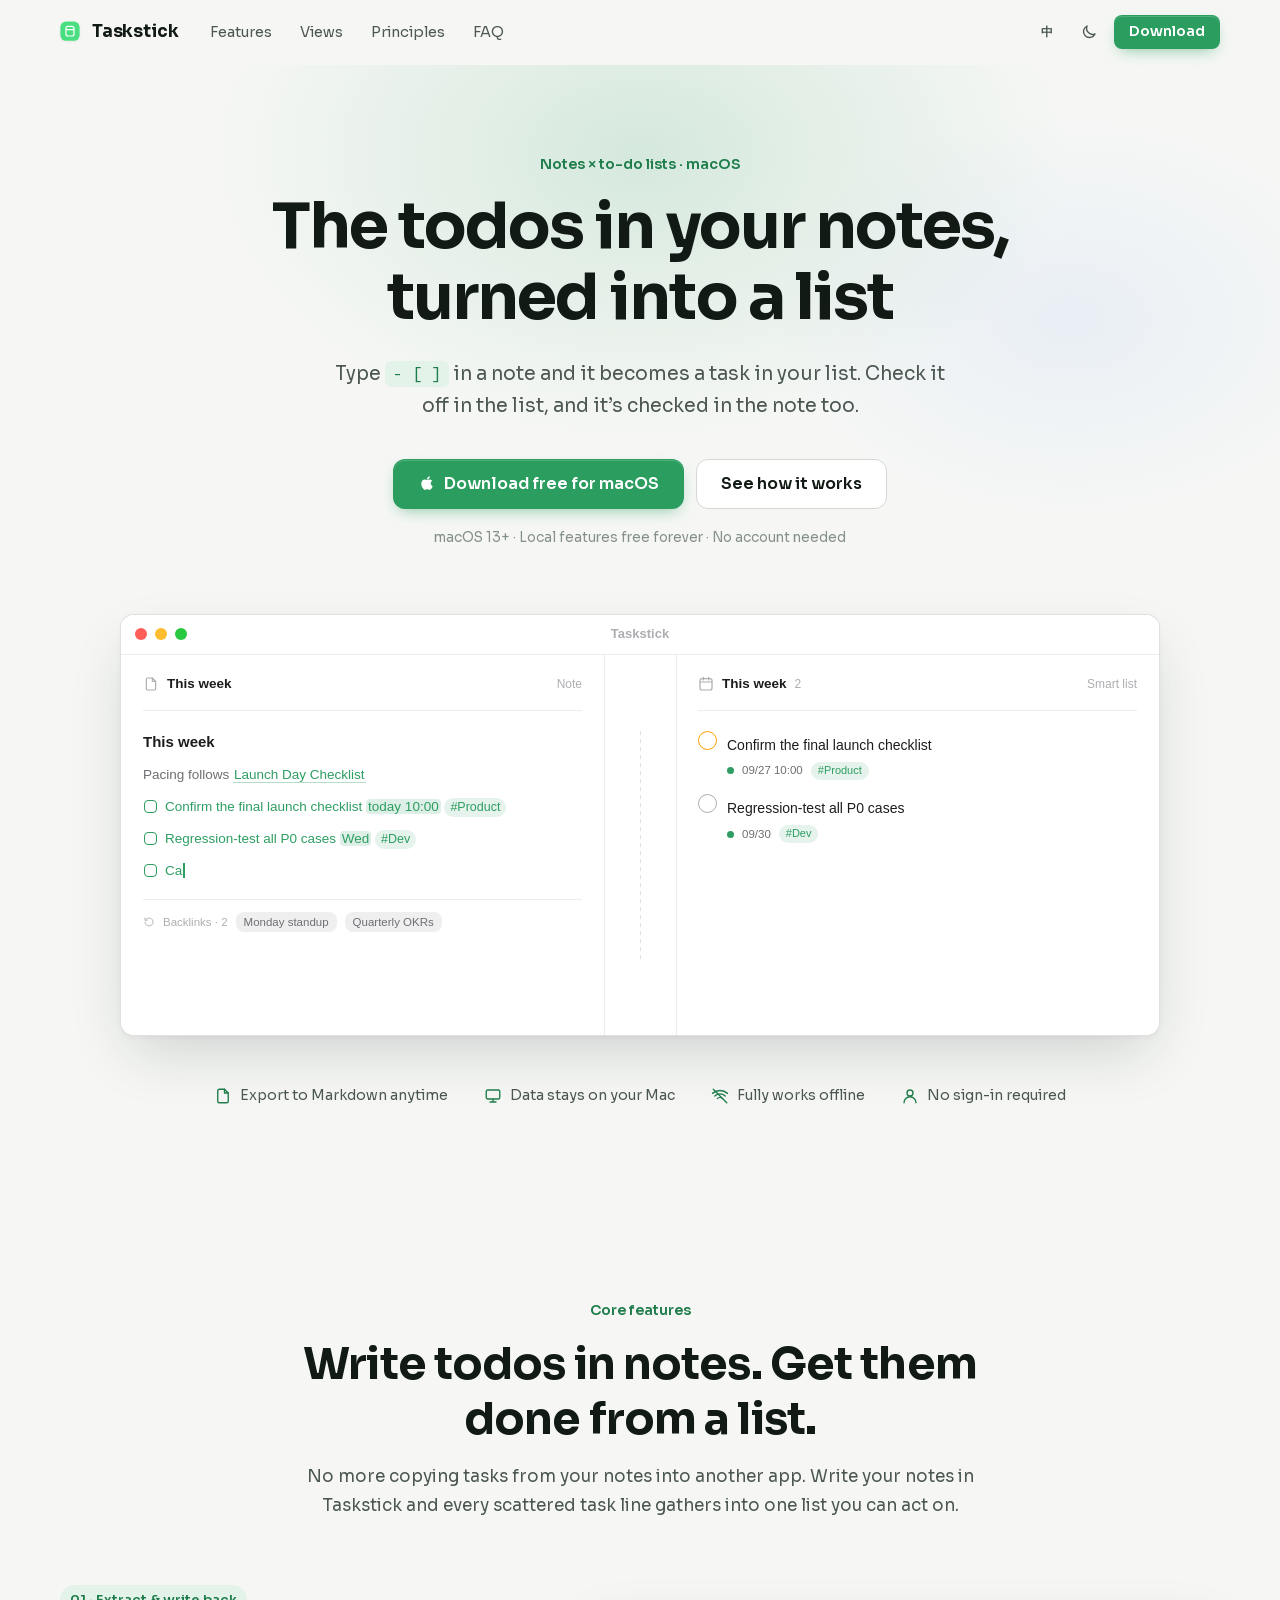
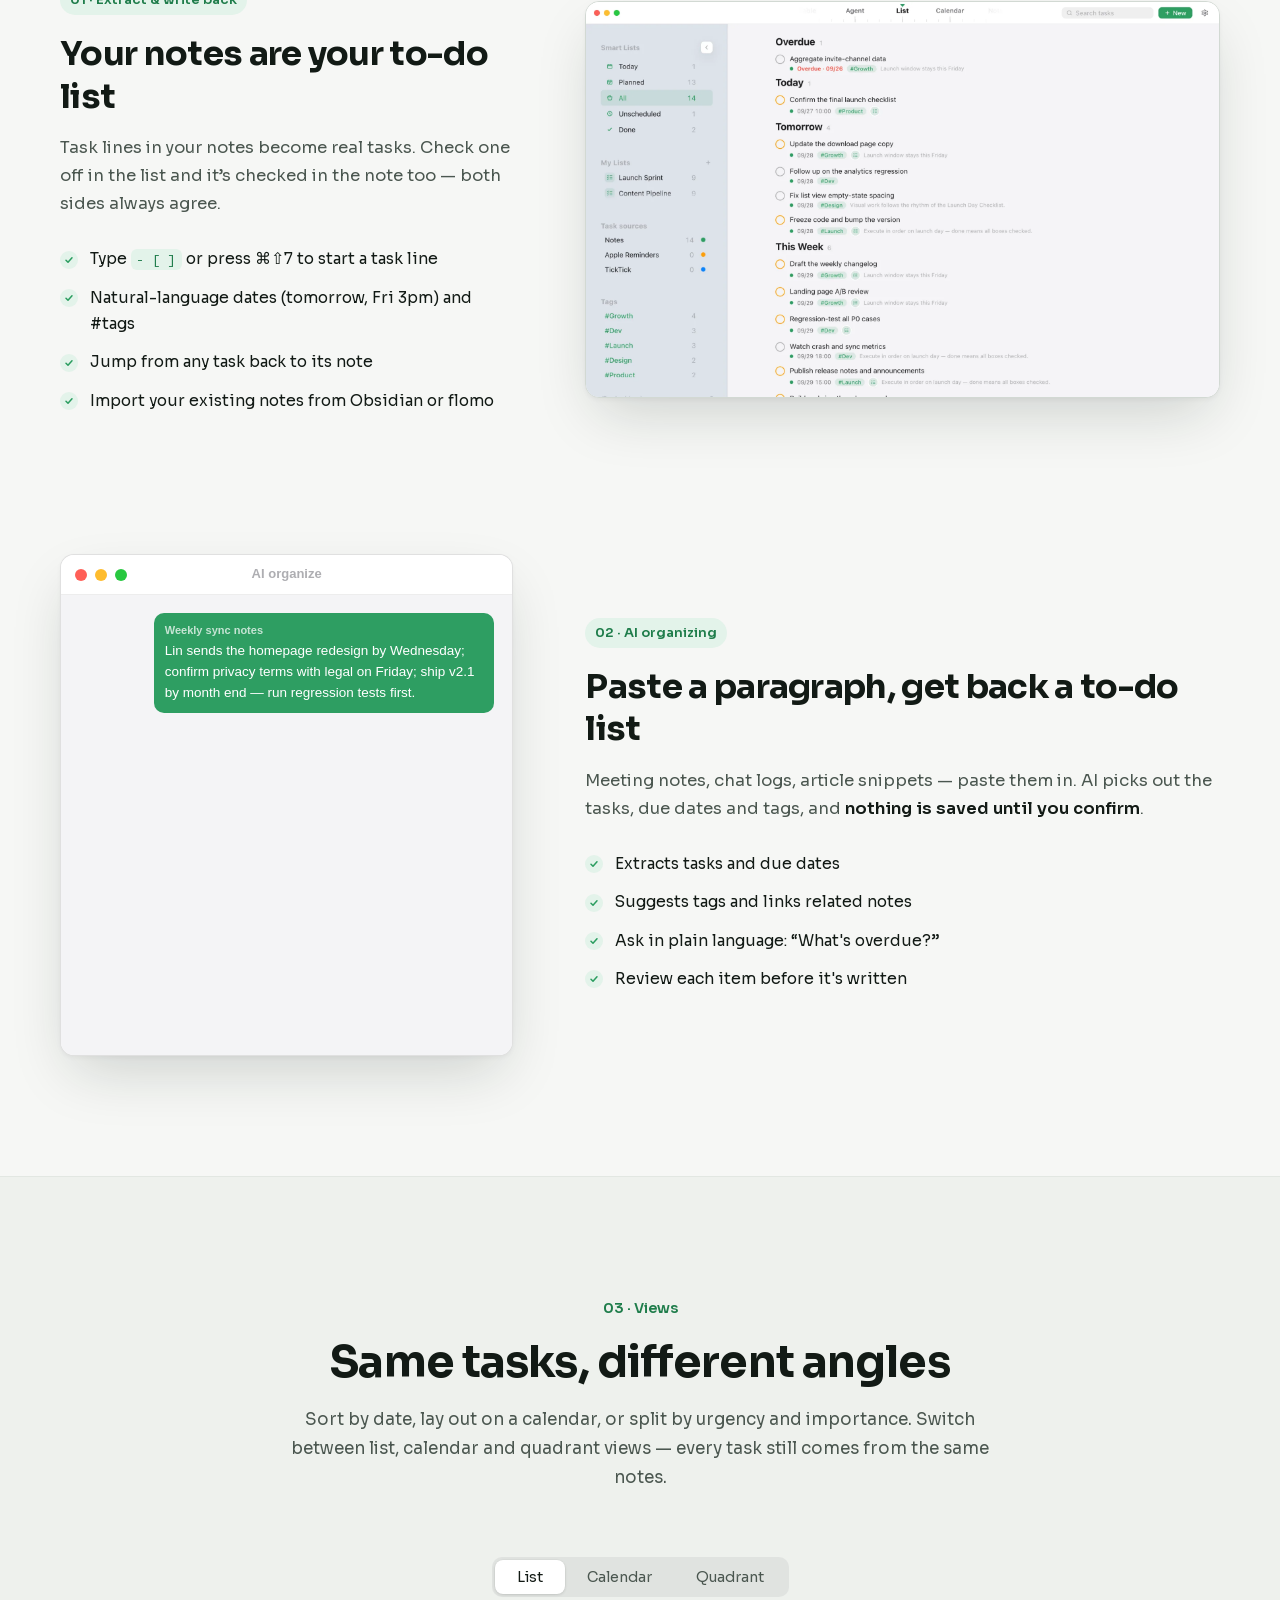
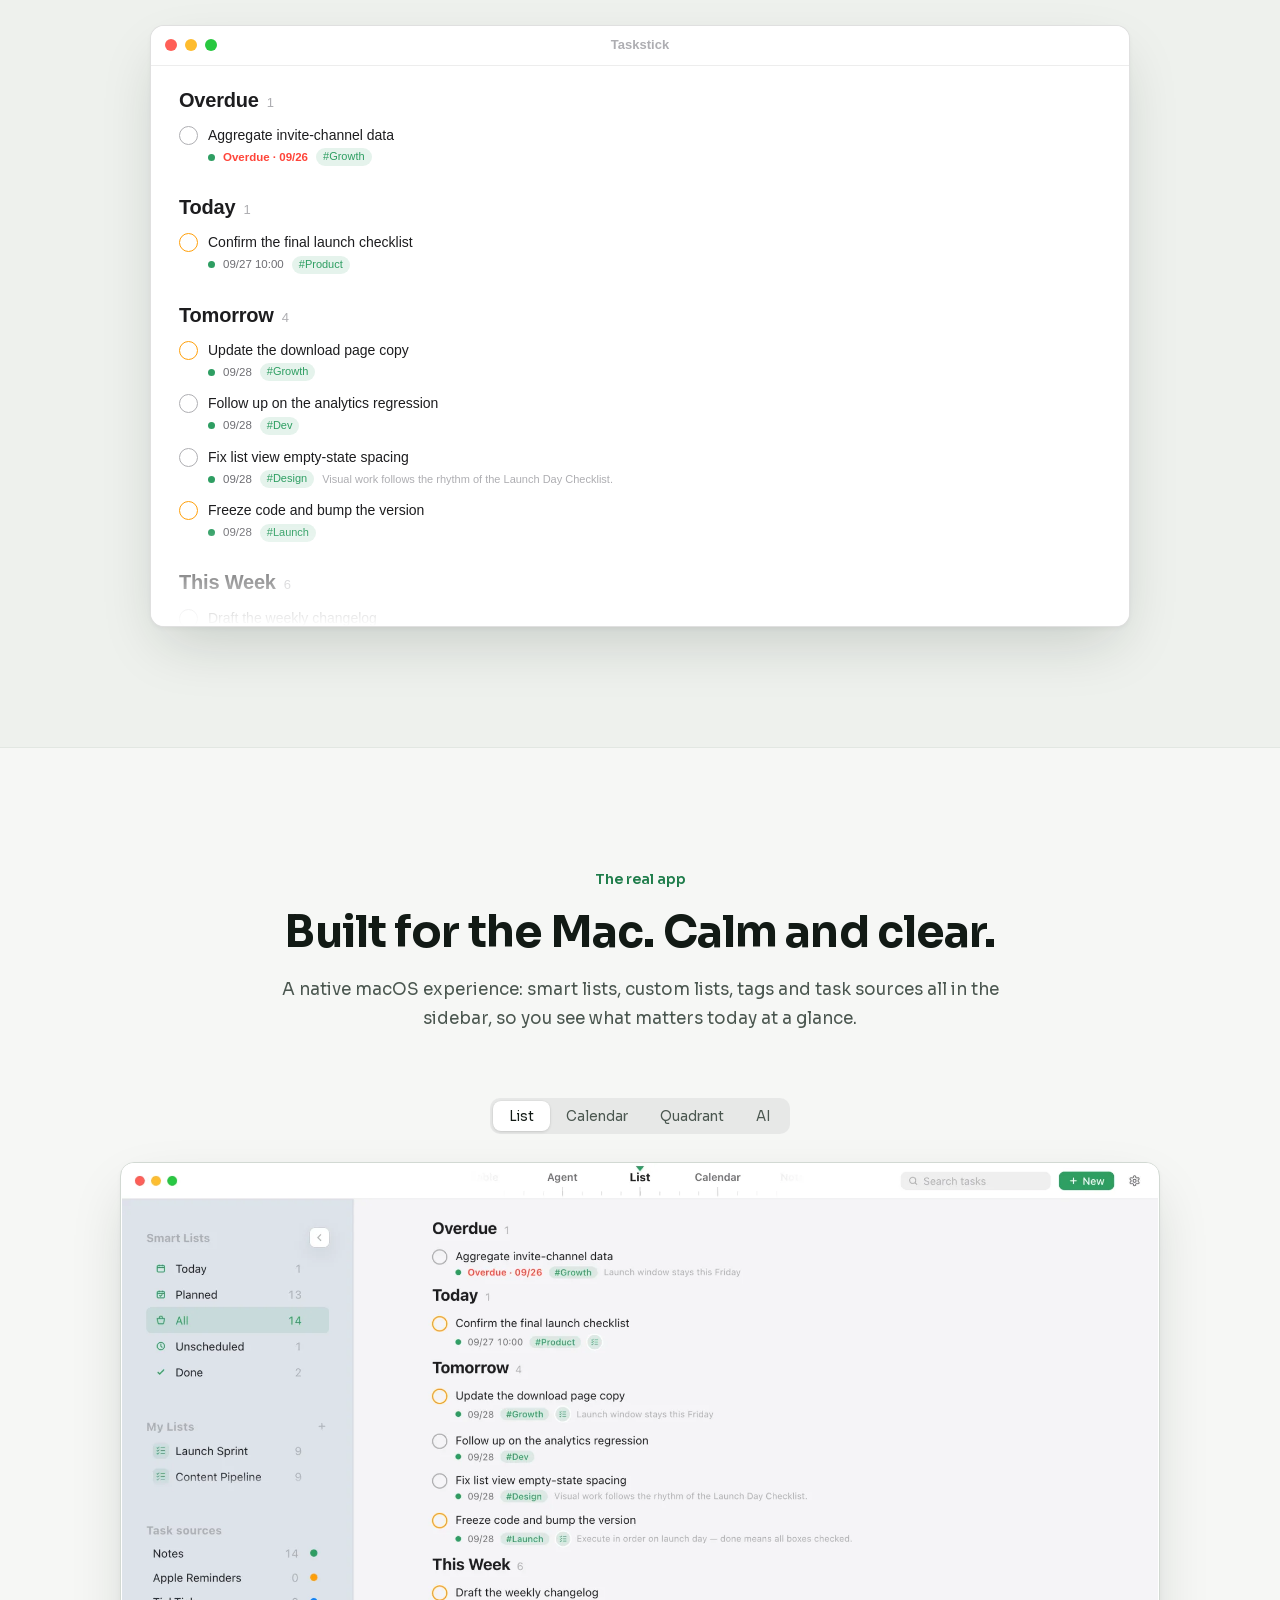
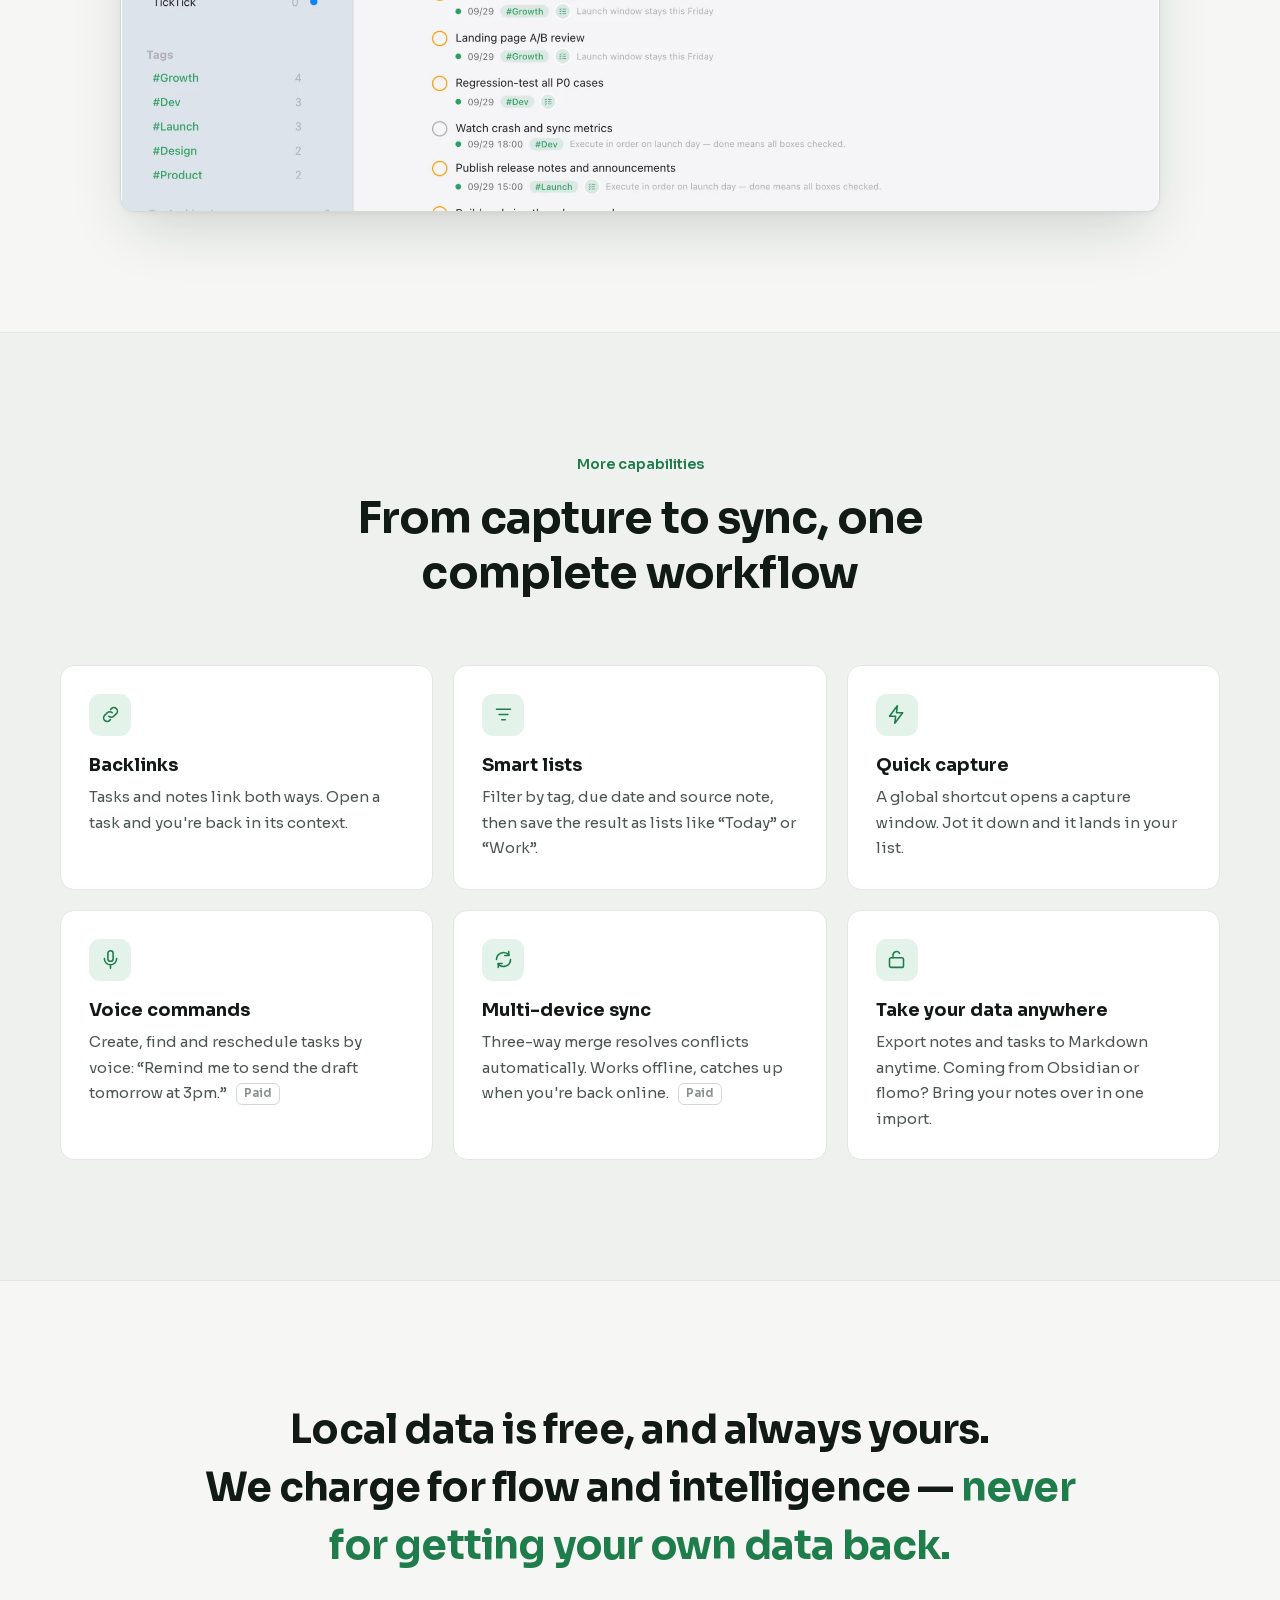
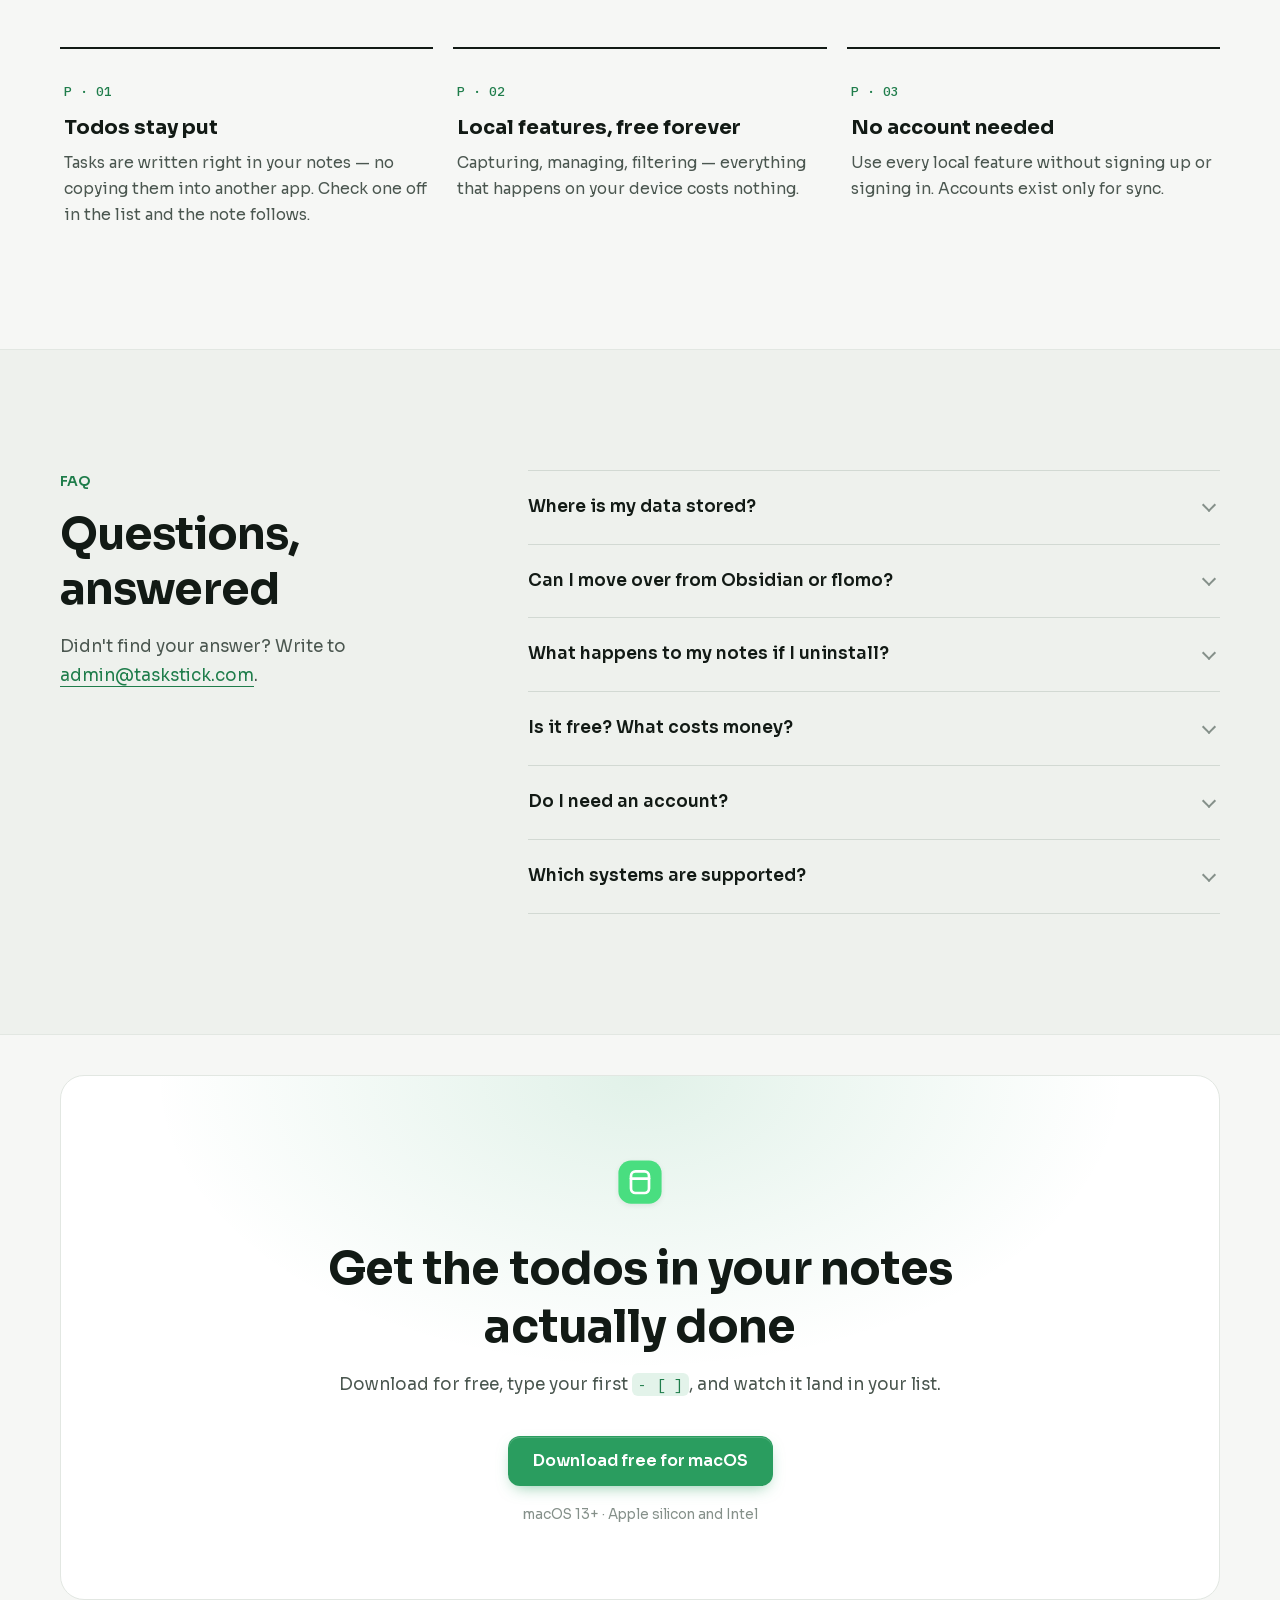
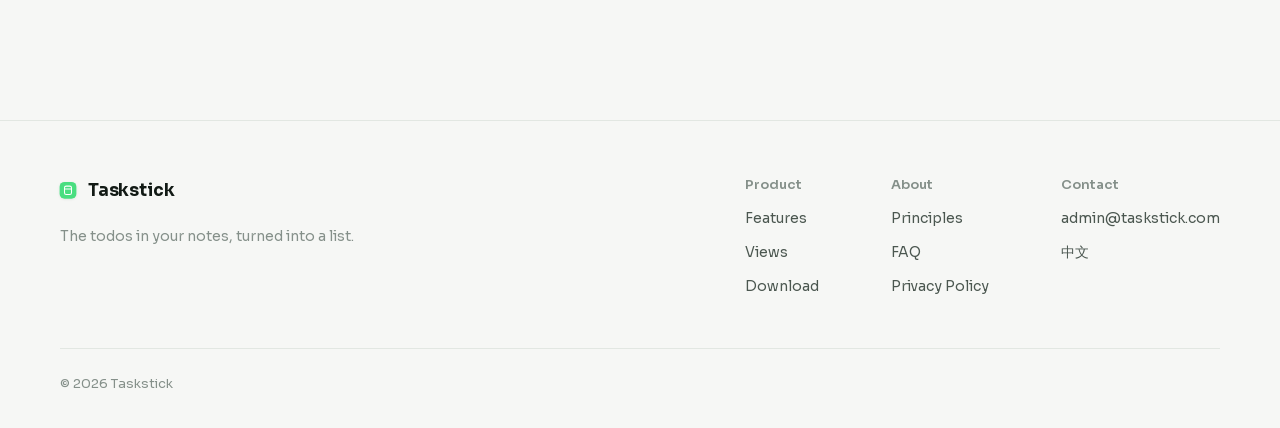
<file: index.html>
<!DOCTYPE html>
<html lang="en">
<head>
<meta charset="UTF-8" />
<meta name="viewport" content="width=device-width, initial-scale=1.0" />
<title>Taskstick — The todos in your notes, turned into a list</title>
<meta name="description" content="Type “- [ ]” in a note and it becomes a task in one list; check it off and the note updates too. @ links, AI organizing, list / calendar / quadrant views. Local-first, local features free forever." />
<meta name="keywords" content="Taskstick, notes and to-do app, tasks in notes, markdown export, Obsidian import, checkbox todos, task extraction, AI organizing, Eisenhower matrix, calendar, local-first, macOS, backlinks" />
<meta name="author" content="Taskstick" />
<link rel="canonical" href="https://taskstick.com/" />
<link rel="alternate" hreflang="en" href="https://taskstick.com/" />
<link rel="alternate" hreflang="zh-CN" href="https://taskstick.com/zh/" />
<meta property="og:type" content="website" />
<meta property="og:site_name" content="Taskstick" />
<meta property="og:title" content="Taskstick — The todos in your notes, turned into a list" />
<meta property="og:description" content="“- [ ]” lines in your notes become one list; check them off and the note updates. Local-first, local features free forever." />
<meta property="og:locale" content="en" />
<meta name="twitter:card" content="summary" />
<meta name="twitter:title" content="Taskstick — The todos in your notes, turned into a list" />
<meta name="twitter:description" content="“- [ ]” lines in your notes become one list; check them off and the note updates. Local-first." />
<meta name="theme-color" media="(prefers-color-scheme: dark)" content="#0b0e0c" />
<meta name="theme-color" media="(prefers-color-scheme: light)" content="#f6f7f5" />
<link rel="icon" type="image/svg+xml" href="assets/img/favicon.svg" />
<script>
/* Resolve theme before first paint to avoid a flash */
(function(){var t;try{t=localStorage.getItem('taskstick-theme')}catch(e){}
if(t!=='dark'&&t!=='light')t=matchMedia('(prefers-color-scheme: dark)').matches?'dark':'light';
var d=document.documentElement;d.dataset.theme=t;if(location.protocol!=='file:')d.classList.add('js');})();
</script>
<link rel="stylesheet" href="assets/css/site.css" />
<script type="module" src="assets/js/site.js"></script>
<script type="application/ld+json">
{
  "@context": "https://schema.org",
  "@type": "SoftwareApplication",
  "name": "Taskstick",
  "operatingSystem": "macOS",
  "applicationCategory": "ProductivityApplication",
  "description": "Type “- [ ]” in a Taskstick note and it becomes a task, gathered into your lists; checking one off updates the note. @ links and backlinks, AI organizing, list / calendar / quadrant views, import from Obsidian and flomo, export to Markdown anytime. Local-first, local features free forever, no sign-in required.",
  "inLanguage": "en",
  "offers": { "@type": "Offer", "price": "0", "priceCurrency": "USD", "description": "Local features free forever; sync and voice are paid add-ons" }
}
</script>
</head>
<body>

<a class="skip" href="#main">Skip to content</a>

<header class="nav">
  <div class="container nav-inner">
    <a class="brand" href="#top" aria-label="Taskstick home">
      <img src="assets/img/taskstick-logo.svg" alt="" width="32" height="32" />
      <span>Taskstick</span>
    </a>
    <nav class="nav-links" aria-label="Primary">
      <a href="#features">Features</a>
      <a href="#views">Views</a>
      <a href="#principles">Principles</a>
      <a href="#faq">FAQ</a>
    </nav>
    <div class="nav-actions">
      <a class="icon-btn" href="zh/" lang="zh-CN" aria-label="切换到中文">中</a>
      <button class="icon-btn" id="theme-toggle" type="button" aria-label="Toggle color theme">
        <svg class="i-sun" viewBox="0 0 24 24" aria-hidden="true"><circle cx="12" cy="12" r="4"/><path d="M12 2v2M12 20v2M4.9 4.9l1.4 1.4M17.7 17.7l1.4 1.4M2 12h2M20 12h2M4.9 19.1l1.4-1.4M17.7 6.3l1.4-1.4"/></svg>
        <svg class="i-moon" viewBox="0 0 24 24" aria-hidden="true"><path d="M20 14.5A8 8 0 0 1 9.5 4a8 8 0 1 0 10.5 10.5z"/></svg>
      </button>
      <a class="btn btn-primary btn-sm" href="download.html">Download</a>
    </div>
  </div>
</header>

<main id="main">

<!-- ================= Hero ================= -->
<section class="hero" id="top">
  <div class="container hero-copy">
    <p class="eyebrow reveal">Notes × to-do lists · macOS</p>
    <h1 class="reveal" style="--d:.06s">The todos in your notes,<br>turned into a list</h1>
    <p class="lede reveal" style="--d:.12s">Type <code>- [ ]</code> in a note and it becomes a task in your list. Check it off in the list, and it&rsquo;s checked in the note too.</p>
    <div class="cta-row reveal" style="--d:.18s">
      <a class="btn btn-primary btn-lg" href="download.html">
        <svg viewBox="0 0 24 24" aria-hidden="true" class="apple"><path d="M17.05 20.28c-.98.95-2.05.8-3.08.35-1.09-.46-2.09-.48-3.24 0-1.44.62-2.2.44-3.06-.35C2.79 15.25 3.51 7.59 9.05 7.31c1.35.07 2.29.74 3.08.8 1.18-.24 2.31-.93 3.57-.84 1.51.12 2.65.72 3.4 1.8-3.12 1.87-2.38 5.98.48 7.13-.57 1.5-1.31 2.99-2.53 4.09zM12.03 7.25c-.15-2.23 1.66-4.07 3.74-4.25.29 2.58-2.34 4.5-3.74 4.25z"/></svg>
        Download free for macOS
      </a>
      <a class="btn btn-ghost btn-lg" href="#features">See how it works</a>
    </div>
    <p class="hero-meta reveal" style="--d:.24s">macOS 13+ · Local features free forever · No account needed</p>
  </div>

  <div class="container hero-stage reveal" style="--d:.3s">
    <div class="app-window demo-sync" data-demo="sync" role="img" aria-label="Demo: a task line typed into a note appears in the list automatically; checking it off in the list turns - [ ] into - [x] in the note">
      <div class="win-bar" aria-hidden="true">
        <span class="lights"><i></i><i></i><i></i></span>
        <span class="win-title">Taskstick</span>
      </div>
      <div class="sync-body" aria-hidden="true">
        <div class="pane pane-note">
          <div class="pane-head">
            <svg viewBox="0 0 24 24"><path d="M14 3H7a2 2 0 0 0-2 2v14a2 2 0 0 0 2 2h10a2 2 0 0 0 2-2V8z"/><path d="M14 3v5h5"/></svg>
            This week
            <span class="pane-sub">Note</span>
          </div>
          <div class="md">
            <div class="md-line md-h">This week</div>
            <div class="md-line md-p">Pacing follows <span class="noteref">Launch Day Checklist</span></div>
            <div class="md-line md-task" data-id="a"><span class="nt strike">Confirm the final launch checklist <span class="md-date">today 10:00</span></span> <span class="md-tag">#Product</span></div>
            <div class="md-line md-task" data-id="b"><span class="nt strike">Regression-test all P0 cases <span class="md-date">Wed</span></span> <span class="md-tag">#Dev</span></div>
            <div class="md-line md-task md-new" data-id="c"><template><span class="nt strike">Call Mom <span class="md-date">Fri</span></span> <span class="md-tag">#Family</span></template><span class="md-typed"></span><span class="caret"></span></div>
            <div class="md-refs"><svg viewBox="0 0 24 24" fill="none" stroke="currentColor" stroke-width="2" stroke-linecap="round"><path d="M4 12a8 8 0 1 0 2.3-5.7"/><path d="M4 4v4.5h4.5"/></svg>Backlinks · 2<span class="refchip">Monday standup</span><span class="refchip">Quarterly OKRs</span></div>
          </div>
        </div>

        <div class="bridge">
          <span class="bridge-line"></span>
          <span class="bridge-chip bridge-extract">Extract</span>
          <span class="bridge-chip bridge-write">Write back</span>
        </div>

        <div class="pane pane-list">
          <div class="pane-head">
            <svg viewBox="0 0 24 24"><rect x="3" y="4" width="18" height="17" rx="3"/><path d="M3 9h18M8 2v4M16 2v4"/></svg>
            This week
            <span class="pane-count">3</span>
            <span class="pane-sub">Smart list</span>
          </div>
          <ul class="tlist">
            <li data-id="a">
              <span class="check c-orange"></span>
              <div><b class="strike">Confirm the final launch checklist</b><small><span class="sd"></span><em>09/27 10:00</em><span class="tag">#Product</span></small></div>
            </li>
            <li data-id="b">
              <span class="check"></span>
              <div><b class="strike">Regression-test all P0 cases</b><small><span class="sd"></span><em>09/30</em><span class="tag">#Dev</span></small></div>
            </li>
            <li data-id="c" class="is-new">
              <span class="check"></span>
              <div><b class="strike">Call Mom</b><small><span class="sd"></span><em>10/02</em><span class="tag">#Family</span></small></div>
            </li>
          </ul>
        </div>
      </div>
      <svg class="pointer" viewBox="0 0 24 24" aria-hidden="true"><path d="M5 3l14 8-6 1.5L10 19z"/></svg>
      <div class="toast" aria-hidden="true"><svg viewBox="0 0 24 24"><path d="M5 12.5l4.5 4.5L19 7.5"/></svg>Synced back to This week</div>
    </div>
  </div>

  <div class="container trust">
    <span><svg viewBox="0 0 24 24"><path d="M14 3H7a2 2 0 0 0-2 2v14a2 2 0 0 0 2 2h10a2 2 0 0 0 2-2V8z"/><path d="M14 3v5h5"/></svg>Export to Markdown anytime</span>
    <span><svg viewBox="0 0 24 24"><rect x="3" y="4" width="18" height="12" rx="2"/><path d="M8 20h8M12 16v4"/></svg>Data stays on your Mac</span>
    <span><svg viewBox="0 0 24 24"><path d="M2 8.5a15 15 0 0 1 20 0M5 12a10 10 0 0 1 14 0M8.5 15.5a5 5 0 0 1 7 0"/><path d="M3 3l18 18"/></svg>Fully works offline</span>
    <span><svg viewBox="0 0 24 24"><circle cx="12" cy="8" r="4"/><path d="M4 21a8 8 0 0 1 16 0"/></svg>No sign-in required</span>
  </div>
</section>

<!-- ================= Feature 1: extract & write back ================= -->
<section class="section" id="features">
  <div class="container">
    <div class="section-head reveal">
      <p class="eyebrow">Core features</p>
      <h2>Write todos in notes. Get them done from a list.</h2>
      <p class="sec-desc">No more copying tasks from your notes into another app. Write your notes in Taskstick and every scattered task line gathers into one list you can act on.</p>
    </div>

    <div class="feature">
      <div class="feature-copy reveal">
        <span class="kicker">01 · Extract &amp; write back</span>
        <h3>Your notes are your to-do list</h3>
        <p>Task lines in your notes become real tasks. Check one off in the list and it&rsquo;s checked in the note too — both sides always agree.</p>
        <ul class="ticks">
          <li>Type <code>- [ ]</code> or press ⌘⇧7 to start a task line</li>
          <li>Natural-language dates (tomorrow, Fri 3pm) and #tags</li>
          <li>Jump from any task back to its note</li>
          <li>Import your existing notes from Obsidian or flomo</li>
        </ul>
      </div>
      <figure class="feature-media reveal" style="--d:.1s">
        <div class="shot">
          <img src="assets/img/app/tasks-en.webp" width="1920" height="1200" alt="Taskstick list view: tasks grouped into Overdue, Today and Tomorrow, each showing its source note" loading="lazy" />
        </div>
      </figure>
    </div>

    <!-- Feature 2: AI organizing -->
    <div class="feature feature-rev">
      <div class="feature-copy reveal">
        <span class="kicker">02 · AI organizing</span>
        <h3>Paste a paragraph, get back a to-do list</h3>
        <p>Meeting notes, chat logs, article snippets — paste them in. AI picks out the tasks, due dates and tags, and <strong>nothing is saved until you confirm</strong>.</p>
        <ul class="ticks">
          <li>Extracts tasks and due dates</li>
          <li>Suggests tags and links related notes</li>
          <li>Ask in plain language: “What's overdue?”</li>
          <li>Review each item before it's written</li>
        </ul>
      </div>
      <figure class="feature-media reveal" style="--d:.1s">
        <div class="app-window demo-ai" data-demo="ai" role="img" aria-label="Demo: after pasting meeting notes, AI drafts three dated tasks and adds them to your lists once you save">
          <div class="win-bar" aria-hidden="true"><span class="lights"><i></i><i></i><i></i></span><span class="win-title">AI organize</span></div>
          <div class="ai-body" aria-hidden="true">
            <div class="msg-user">
              <span class="msg-label">Weekly sync notes</span>
              Lin sends the homepage redesign by Wednesday; confirm privacy terms with legal on Friday; ship v2.1 by month end — run regression tests first.
            </div>
            <div class="msg-ai">
              <span class="spark"><svg viewBox="0 0 24 24"><path d="M12 3l1.8 5.2L19 10l-5.2 1.8L12 17l-1.8-5.2L5 10l5.2-1.8z"/></svg></span>
              <span class="thinking">Organizing<i></i><i></i><i></i></span>
              <span class="found">Done — found 3 tasks</span>
            </div>
            <div class="ai-draft">
              <div class="ai-draft-title">Weekly sync · action items</div>
              <p class="ai-draft-summary">Found 3 tasks in the notes and filled in the dates. Save to add them to your lists.</p>
              <div class="ai-cards">
                <div class="ai-card"><span class="mini-box"></span><b>Deliver homepage redesign</b><em>Task 09/30</em><small>Website</small></div>
                <div class="ai-card"><span class="mini-box"></span><b>Confirm privacy terms with legal</b><em>Task 10/02</em><small>Work</small></div>
                <div class="ai-card"><span class="mini-box"></span><b>Ship v2.1 after regression tests</b><em>Task 09/30</em><small>Launch Sprint</small></div>
              </div>
              <div class="ai-actions">
                <span class="ai-toggle"><span class="mini-box off"></span>Save as note</span>
                <span class="fake-btn"><span class="t-save">Save</span><span class="t-saved">Saved</span></span>
                <span class="ai-done"><svg viewBox="0 0 24 24"><path d="M5 12.5l4.5 4.5L19 7.5"/></svg>3 tasks added to your lists</span>
              </div>
            </div>
          </div>
        </div>
      </figure>
    </div>
  </div>
</section>

<!-- ================= Views ================= -->
<section class="section section-alt" id="views">
  <div class="container">
    <div class="section-head reveal">
      <p class="eyebrow">03 · Views</p>
      <h2>Same tasks, different angles</h2>
      <p class="sec-desc">Sort by date, lay out on a calendar, or split by urgency and importance. Switch between list, calendar and quadrant views — every task still comes from the same notes.</p>
    </div>

    <div class="views reveal" data-demo="views">
      <div class="seg" role="tablist" aria-label="Views">
        <button role="tab" id="tab-list" aria-controls="view-list" aria-selected="true" data-view="list">List</button>
        <button role="tab" id="tab-cal" aria-controls="view-cal" aria-selected="false" data-view="cal" tabindex="-1">Calendar</button>
        <button role="tab" id="tab-quad" aria-controls="view-quad" aria-selected="false" data-view="quad" tabindex="-1">Quadrant</button>
        <span class="seg-ind" aria-hidden="true"></span>
      </div>

      <div class="app-window views-window">
        <div class="win-bar" aria-hidden="true"><span class="lights"><i></i><i></i><i></i></span><span class="win-title">Taskstick</span></div>
        <div class="views-stage">

          <div class="view view-list is-active" id="view-list" role="tabpanel" aria-labelledby="tab-list">
            <div class="group-h"><h4>Overdue</h4><span>1</span></div>
            <div class="task"><span class="check"></span><div><b>Aggregate invite-channel data</b><div class="task-meta"><span class="sd"></span><span class="late">Overdue · 09/26</span><span class="tag">#Growth</span></div></div></div>
            <div class="group-h"><h4>Today</h4><span>1</span></div>
            <div class="task"><span class="check c-orange"></span><div><b>Confirm the final launch checklist</b><div class="task-meta"><span class="sd"></span><span>09/27 10:00</span><span class="tag">#Product</span></div></div></div>
            <div class="group-h"><h4>Tomorrow</h4><span>4</span></div>
            <div class="task"><span class="check c-orange"></span><div><b>Update the download page copy</b><div class="task-meta"><span class="sd"></span><span>09/28</span><span class="tag">#Growth</span></div></div></div>
            <div class="task"><span class="check"></span><div><b>Follow up on the analytics regression</b><div class="task-meta"><span class="sd"></span><span>09/28</span><span class="tag">#Dev</span></div></div></div>
            <div class="task"><span class="check"></span><div><b>Fix list view empty-state spacing</b><div class="task-meta"><span class="sd"></span><span>09/28</span><span class="tag">#Design</span><span class="ex">Visual work follows the rhythm of the Launch Day Checklist.</span></div></div></div>
            <div class="task"><span class="check c-orange"></span><div><b>Freeze code and bump the version</b><div class="task-meta"><span class="sd"></span><span>09/28</span><span class="tag">#Launch</span></div></div></div>
            <div class="group-h"><h4>This Week</h4><span>6</span></div>
            <div class="task"><span class="check"></span><div><b>Draft the weekly changelog</b><div class="task-meta"><span class="sd"></span><span>09/29</span><span class="tag">#Growth</span></div></div></div>
            <div class="task"><span class="check"></span><div><b>Watch crash and sync metrics</b><div class="task-meta"><span class="sd"></span><span>09/29 18:00</span><span class="tag">#Dev</span></div></div></div>
          </div>

          <div class="view view-cal" id="view-cal" role="tabpanel" aria-labelledby="tab-cal" hidden>
            <div class="cal-head"><b>September 2026</b><span class="cal-nav"><i>‹</i>Today<i>›</i></span><span class="mini-seg"><i class="on">Month</i><i>Week</i><i>Day</i></span></div>
            <div class="month-dow"><span>Sun</span><span>Mon</span><span>Tue</span><span>Wed</span><span>Thu</span><span>Fri</span><span>Sat</span></div>
            <div class="month-grid">
              <div class="mcell dim"><span class="dnum">30</span></div><div class="mcell dim"><span class="dnum">31</span></div><div class="mcell"><span class="dnum">1</span></div><div class="mcell"><span class="dnum">2</span></div><div class="mcell"><span class="dnum">3</span></div><div class="mcell"><span class="dnum">4</span></div><div class="mcell"><span class="dnum">5</span></div>
              <div class="mcell"><span class="dnum">6</span></div><div class="mcell"><span class="dnum">7</span></div><div class="mcell"><span class="dnum">8</span></div><div class="mcell"><span class="dnum">9</span></div><div class="mcell"><span class="dnum">10</span></div><div class="mcell"><span class="dnum">11</span></div><div class="mcell"><span class="dnum">12</span></div>
              <div class="mcell"><span class="dnum">13</span></div><div class="mcell"><span class="dnum">14</span></div><div class="mcell"><span class="dnum">15</span></div><div class="mcell"><span class="dnum">16</span></div><div class="mcell"><span class="dnum">17</span></div><div class="mcell"><span class="dnum">18</span></div><div class="mcell"><span class="dnum">19</span></div>
              <div class="mcell"><span class="dnum">20</span></div><div class="mcell"><span class="dnum">21</span></div><div class="mcell"><span class="dnum">22</span></div><div class="mcell"><span class="dnum">23</span></div><div class="mcell"><span class="dnum">24</span></div><div class="mcell"><span class="dnum">25</span></div><div class="mcell"><span class="dnum">26</span><span class="ev-chip"><i class="cb"></i><span>Aggregate invite-channel data</span></span></div>
              <div class="mcell today"><span class="dnum">27</span><span class="ev-chip"><i class="cb"></i><span>Confirm the final launch checklist</span></span></div><div class="mcell"><span class="dnum">28</span><span class="ev-chip"><i class="cb"></i><span>Freeze code and bump the version</span></span><span class="ev-chip"><i class="cb"></i><span>Follow up on the analytics regression</span></span><span class="mcell-more-hint">2 more…</span></div><div class="mcell"><span class="dnum">29</span><span class="ev-chip"><i class="cb"></i><span>Publish release notes and announcements</span></span><span class="ev-chip"><i class="cb"></i><span>Watch crash and sync metrics</span></span><span class="mcell-more-hint">2 more…</span></div><div class="mcell"><span class="dnum">30</span><span class="ev-chip"><i class="cb"></i><span>Build and sign the release packages</span></span><span class="ev-chip"><i class="cb"></i><span>Regression-test all P0 cases</span></span></div><div class="mcell dim"><span class="dnum">1</span></div><div class="mcell dim"><span class="dnum">2</span></div><div class="mcell dim"><span class="dnum">3</span></div>
            </div>
          </div>

          <div class="view view-quad" id="view-quad" role="tabpanel" aria-labelledby="tab-quad" hidden>
            <div class="quadrant-cell q1"><div class="quadrant-head"><i></i><h4>Urgent &amp; Important</h4><small>Do now</small><em>3</em></div><div class="quadrant-list"><div class="task"><span class="check"></span><div><b>Confirm the final launch checklist</b><div class="task-meta"><span class="sd"></span><span>Notes</span><span>09/27</span><span class="tag">#Product</span></div></div></div><div class="task"><span class="check"></span><div><b>Freeze code and bump the version</b><div class="task-meta"><span class="sd"></span><span>Notes</span><span>09/28</span><span class="tag">#Launch</span></div></div></div><div class="task"><span class="check"></span><div><b>Build and sign the release packages</b><div class="task-meta"><span class="sd"></span><span>Notes</span><span>09/30</span><span class="tag">#Launch</span></div></div></div></div></div>
            <div class="quadrant-cell q2"><div class="quadrant-head"><i></i><h4>Important, Not Urgent</h4><small>Schedule</small><em>3</em></div><div class="quadrant-list"><div class="task"><span class="check"></span><div><b>Regression-test all P0 cases</b><div class="task-meta"><span class="sd"></span><span>Notes</span><span>09/30</span><span class="tag">#Dev</span></div></div></div><div class="task"><span class="check"></span><div><b>Explore dark-mode icon variants</b><div class="task-meta"><span class="sd"></span><span>Notes</span><span>10/04</span><span class="tag">#Design</span></div></div></div><div class="task"><span class="check"></span><div><b>Cluster user feedback topics</b><div class="task-meta"><span class="sd"></span><span>Notes</span><span class="tag">#Product</span></div></div></div></div></div>
            <div class="quadrant-cell q3"><div class="quadrant-head"><i></i><h4>Urgent, Not Important</h4><small>Delegate</small><em>3</em></div><div class="quadrant-list"><div class="task"><span class="check"></span><div><b>Update the download page copy</b><div class="task-meta"><span class="sd"></span><span>Notes</span><span>09/28</span><span class="tag">#Growth</span></div></div></div><div class="task"><span class="check"></span><div><b>Publish release notes and announcements</b><div class="task-meta"><span class="sd"></span><span>Notes</span><span>09/29</span><span class="tag">#Launch</span></div></div></div><div class="task"><span class="check"></span><div><b>Follow up on the analytics regression</b><div class="task-meta"><span class="sd"></span><span>Notes</span><span>09/28</span><span class="tag">#Dev</span></div></div></div></div></div>
            <div class="quadrant-cell q4"><div class="quadrant-head"><i></i><h4>Neither</h4><small>Drop it</small><em>3</em></div><div class="quadrant-list"><div class="task"><span class="check"></span><div><b>Landing page A/B review</b><div class="task-meta"><span class="sd"></span><span>Notes</span><span>09/29</span><span class="tag">#Growth</span></div></div></div><div class="task"><span class="check"></span><div><b>Watch crash and sync metrics</b><div class="task-meta"><span class="sd"></span><span>Notes</span><span>09/29</span><span class="tag">#Dev</span></div></div></div><div class="task"><span class="check"></span><div><b>Draft the weekly changelog</b><div class="task-meta"><span class="sd"></span><span>Notes</span><span>09/29</span><span class="tag">#Growth</span></div></div></div></div></div>
          </div>

        </div>
      </div>
    </div>
  </div>
</section>

<!-- ================= Tour ================= -->
<section class="section" id="tour">
  <div class="container">
    <div class="section-head reveal">
      <p class="eyebrow">The real app</p>
      <h2>Built for the Mac. Calm and clear.</h2>
      <p class="sec-desc">A native macOS experience: smart lists, custom lists, tags and task sources all in the sidebar, so you see what matters today at a glance.</p>
    </div>
    <div class="tour reveal" data-demo="tour">
      <div class="seg seg-sm" role="tablist" aria-label="Screens">
        <button role="tab" aria-selected="true" data-shot="0">List</button>
        <button role="tab" aria-selected="false" data-shot="1" tabindex="-1">Calendar</button>
        <button role="tab" aria-selected="false" data-shot="2" tabindex="-1">Quadrant</button>
        <button role="tab" aria-selected="false" data-shot="3" tabindex="-1">AI</button>
        <span class="seg-ind" aria-hidden="true"></span>
      </div>
      <div class="shot shot-lg tour-stage">
        <img class="is-active" src="assets/img/app/tasks-en.webp" width="1920" height="1200" alt="List view: tasks grouped into Overdue, Today, Tomorrow and This week, with smart lists and tags in the sidebar" loading="lazy" />
        <img src="assets/img/app/calendar-en.webp" width="1280" height="800" alt="Calendar view: tasks laid out by date" loading="lazy" />
        <img src="assets/img/app/quadrant-en.webp" width="1920" height="1070" alt="Quadrant view: tasks sorted into Urgent &amp; Important, Important Not Urgent, Urgent Not Important and Neither" loading="lazy" />
        <img src="assets/img/app/agent-en.webp" width="1280" height="800" alt="AI view: scattered information organized into tasks" loading="lazy" />
      </div>
    </div>
  </div>
</section>

<!-- ================= More ================= -->
<section class="section section-alt">
  <div class="container">
    <div class="section-head reveal">
      <p class="eyebrow">More capabilities</p>
      <h2>From capture to sync, one complete workflow</h2>
    </div>
    <div class="grid-6">
      <article class="card reveal">
        <span class="card-ic"><svg viewBox="0 0 24 24"><path d="M10 14a4 4 0 0 0 5.7 0l3-3a4 4 0 0 0-5.7-5.7l-1 1"/><path d="M14 10a4 4 0 0 0-5.7 0l-3 3a4 4 0 0 0 5.7 5.7l1-1"/></svg></span>
        <h3>Backlinks</h3>
        <p>Tasks and notes link both ways. Open a task and you're back in its context.</p>
      </article>
      <article class="card reveal" style="--d:.05s">
        <span class="card-ic"><svg viewBox="0 0 24 24"><path d="M4 6h16M7 12h10M10 18h4"/></svg></span>
        <h3>Smart lists</h3>
        <p>Filter by tag, due date and source note, then save the result as lists like “Today” or “Work”.</p>
      </article>
      <article class="card reveal" style="--d:.1s">
        <span class="card-ic"><svg viewBox="0 0 24 24"><path d="M13 2L4 14h7l-1 8 9-12h-7z"/></svg></span>
        <h3>Quick capture</h3>
        <p>A global shortcut opens a capture window. Jot it down and it lands in your list.</p>
      </article>
      <article class="card reveal">
        <span class="card-ic"><svg viewBox="0 0 24 24"><rect x="9" y="2" width="6" height="12" rx="3"/><path d="M5 11a7 7 0 0 0 14 0M12 18v4"/></svg></span>
        <h3>Voice commands</h3>
        <p>Create, find and reschedule tasks by voice: “Remind me to send the draft tomorrow at 3pm.” <span class="badge">Paid</span></p>
      </article>
      <article class="card reveal" style="--d:.05s">
        <span class="card-ic"><svg viewBox="0 0 24 24"><path d="M20 12a8 8 0 0 1-14.3 4.9M4 12a8 8 0 0 1 14.3-4.9"/><path d="M18 3v4.5h-4.5M6 21v-4.5h4.5"/></svg></span>
        <h3>Multi-device sync</h3>
        <p>Three-way merge resolves conflicts automatically. Works offline, catches up when you're back online. <span class="badge">Paid</span></p>
      </article>
      <article class="card reveal" style="--d:.1s">
        <span class="card-ic"><svg viewBox="0 0 24 24"><rect x="4" y="10" width="16" height="11" rx="2"/><path d="M8 10V7a4 4 0 0 1 7.5-2"/></svg></span>
        <h3>Take your data anywhere</h3>
        <p>Export notes and tasks to Markdown anytime. Coming from Obsidian or flomo? Bring your notes over in one import.</p>
      </article>
    </div>
  </div>
</section>

<!-- ================= Principles ================= -->
<section class="section principles" id="principles">
  <div class="container">
    <blockquote class="manifesto reveal">
      <p>Local data is free, and always yours.<br>We charge for flow and intelligence — <span>never for getting your own data back.</span></p>
    </blockquote>
    <div class="grid-3">
      <div class="principle reveal">
        <span class="p-num">P · 01</span>
        <h3>Todos stay put</h3>
        <p>Tasks are written right in your notes — no copying them into another app. Check one off in the list and the note follows.</p>
      </div>
      <div class="principle reveal" style="--d:.06s">
        <span class="p-num">P · 02</span>
        <h3>Local features, free forever</h3>
        <p>Capturing, managing, filtering — everything that happens on your device costs nothing.</p>
      </div>
      <div class="principle reveal" style="--d:.12s">
        <span class="p-num">P · 03</span>
        <h3>No account needed</h3>
        <p>Use every local feature without signing up or signing in. Accounts exist only for sync.</p>
      </div>
    </div>
  </div>
</section>

<!-- ================= FAQ ================= -->
<section class="section section-alt" id="faq">
  <div class="container faq-wrap">
    <div class="section-head section-head-left reveal">
      <p class="eyebrow">FAQ</p>
      <h2>Questions, answered</h2>
      <p class="sec-desc">Didn't find your answer? Write to <a href="mailto:admin@taskstick.com">admin@taskstick.com</a>.</p>
    </div>
    <div class="faq reveal">
      <details>
        <summary>Where is my data stored?</summary>
        <p>In a local database on your own Mac. Without sync, nothing leaves your device — and you can export everything to Markdown from Settings anytime.</p>
      </details>
      <details>
        <summary>Can I move over from Obsidian or flomo?</summary>
        <p>Yes. In Settings, pick your Obsidian vault folder or a flomo export; notes, <code>- [ ]</code> tasks, #tags and <code>[[links]]</code> all come along. Import is a one-time copy — your original files stay untouched.</p>
      </details>
      <details>
        <summary>What happens to my notes if I uninstall?</summary>
        <p>Your data is stored locally on your Mac, and deleting the app doesn&rsquo;t erase it. If you&rsquo;re leaving, export to Markdown from Settings first — tasks are kept as <code>- [ ]</code> / <code>- [x]</code> and open in any editor.</p>
      </details>
      <details>
        <summary>Is it free? What costs money?</summary>
        <p>Local features are free forever, including notes, task extraction and write-back, smart lists and all views. Multi-device sync and voice commands will be paid add-ons; pricing will be announced at launch.</p>
      </details>
      <details>
        <summary>Do I need an account?</summary>
        <p>No. Every local feature works without signing up or signing in. An account is only used when you turn on sync.</p>
      </details>
      <details>
        <summary>Which systems are supported?</summary>
        <p>macOS 13 or later, on both Apple silicon and Intel Macs. A Windows version is in preparation.</p>
      </details>
    </div>
  </div>
</section>

<!-- ================= CTA ================= -->
<section class="section cta-final">
  <div class="container cta-box reveal">
    <img src="assets/img/taskstick-logo.svg" alt="" width="72" height="72" />
    <h2>Get the todos in your notes<br>actually done</h2>
    <p>Download for free, type your first <code>- [ ]</code>, and watch it land in your list.</p>
    <div class="cta-row">
      <a class="btn btn-primary btn-lg" href="download.html">Download free for macOS</a>
    </div>
    <p class="hero-meta">macOS 13+ · Apple silicon and Intel</p>
  </div>
</section>

</main>

<footer class="footer">
  <div class="container footer-inner">
    <div class="footer-brand">
      <a class="brand" href="#top"><img src="assets/img/taskstick-logo.svg" alt="" width="28" height="28" /><span>Taskstick</span></a>
      <p>The todos in your notes, turned into a list.</p>
    </div>
    <nav class="footer-cols" aria-label="Footer">
      <div>
        <h4>Product</h4>
        <a href="#features">Features</a>
        <a href="#views">Views</a>
        <a href="download.html">Download</a>
      </div>
      <div>
        <h4>About</h4>
        <a href="#principles">Principles</a>
        <a href="#faq">FAQ</a>
        <a href="privacy.html">Privacy Policy</a>
      </div>
      <div>
        <h4>Contact</h4>
        <a href="mailto:admin@taskstick.com">admin@taskstick.com</a>
        <a href="zh/" lang="zh-CN">中文</a>
      </div>
    </nav>
  </div>
  <div class="container footer-bottom">
    <span>© 2026 Taskstick</span>
  </div>
</footer>

</body>
</html>
</file>
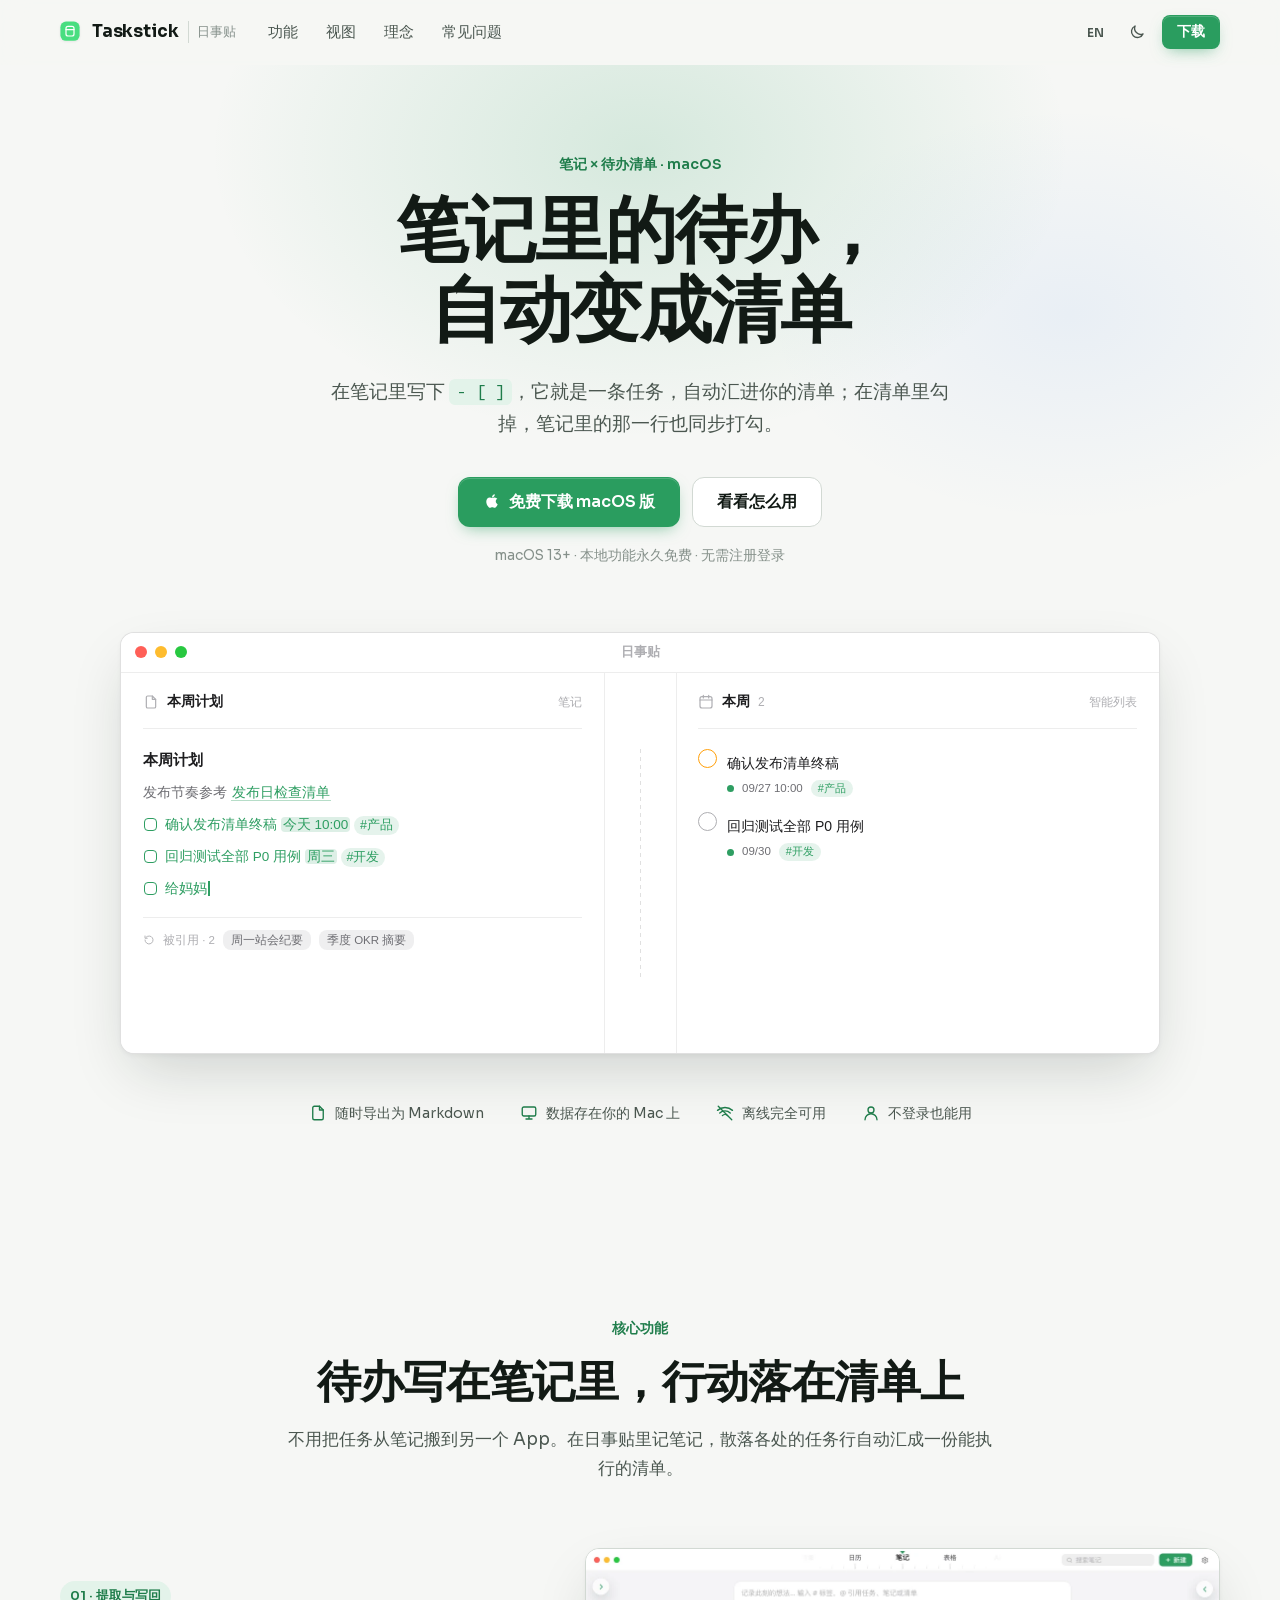
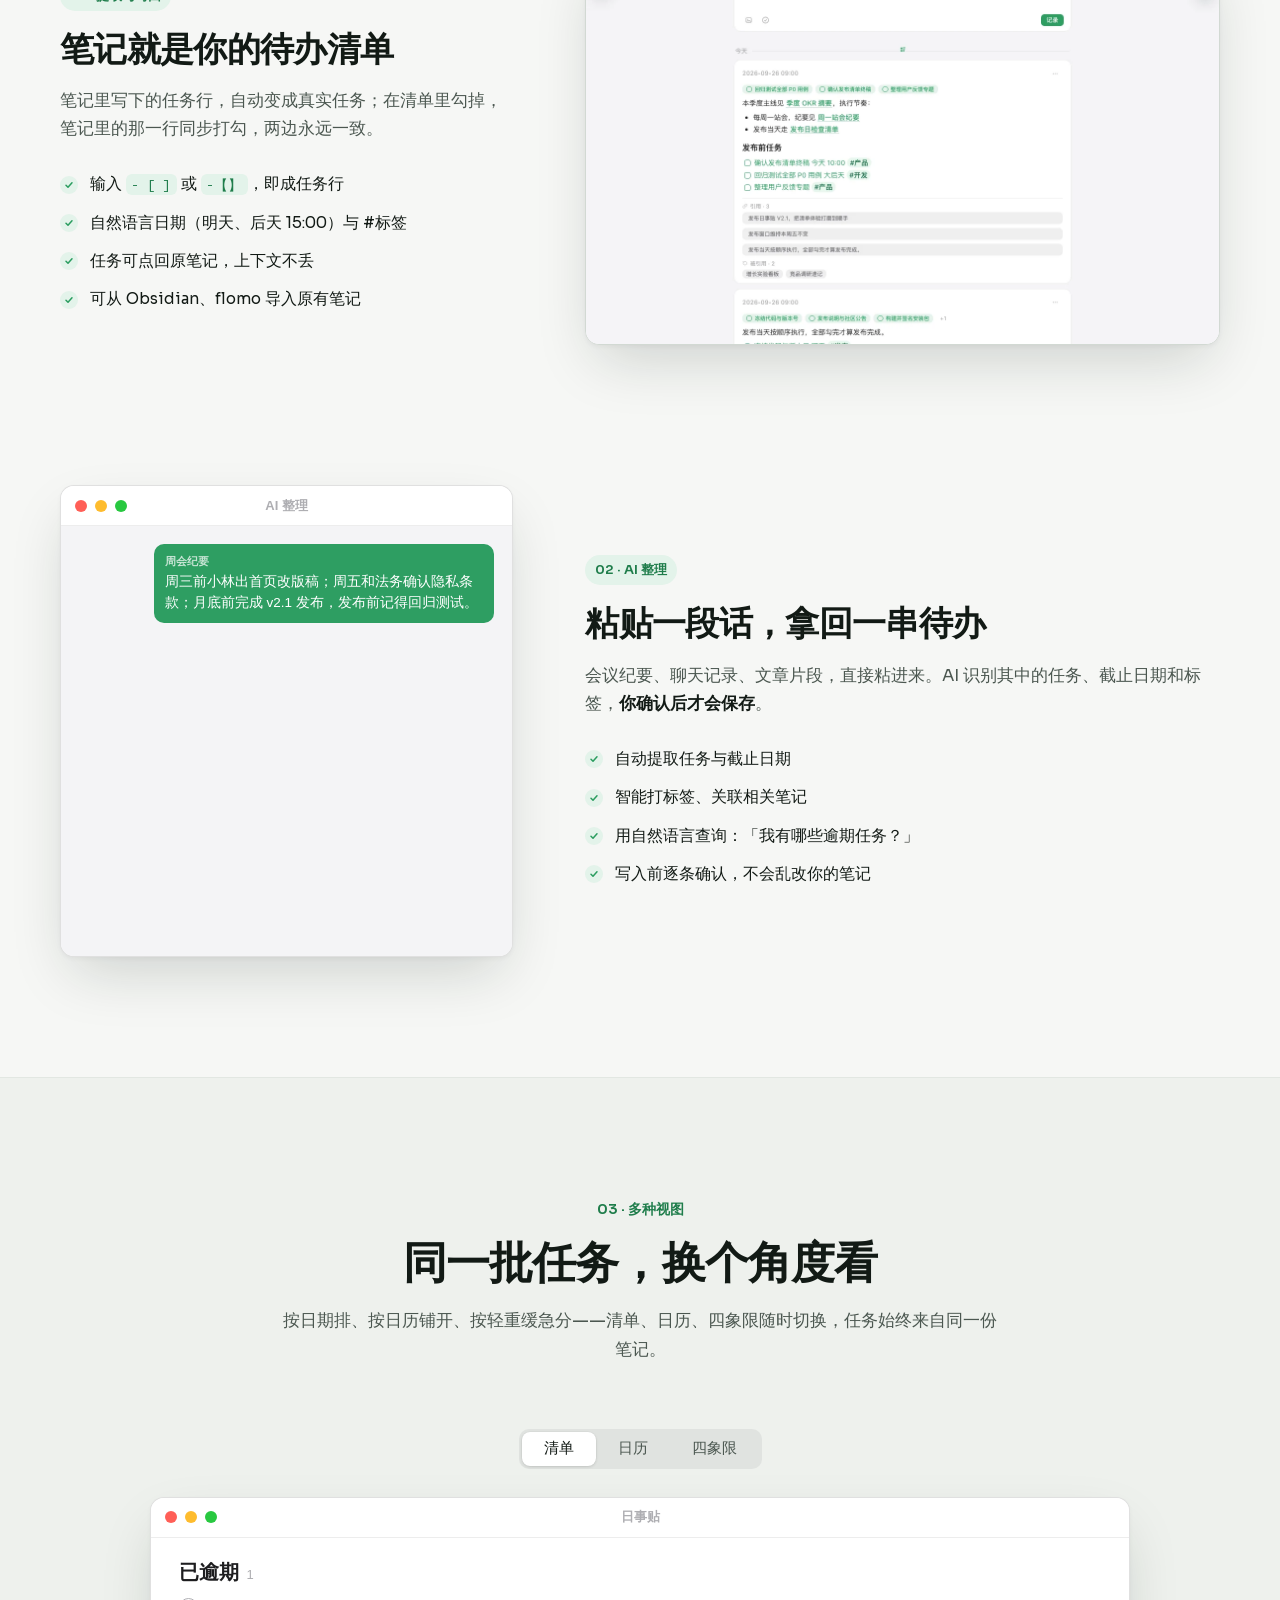
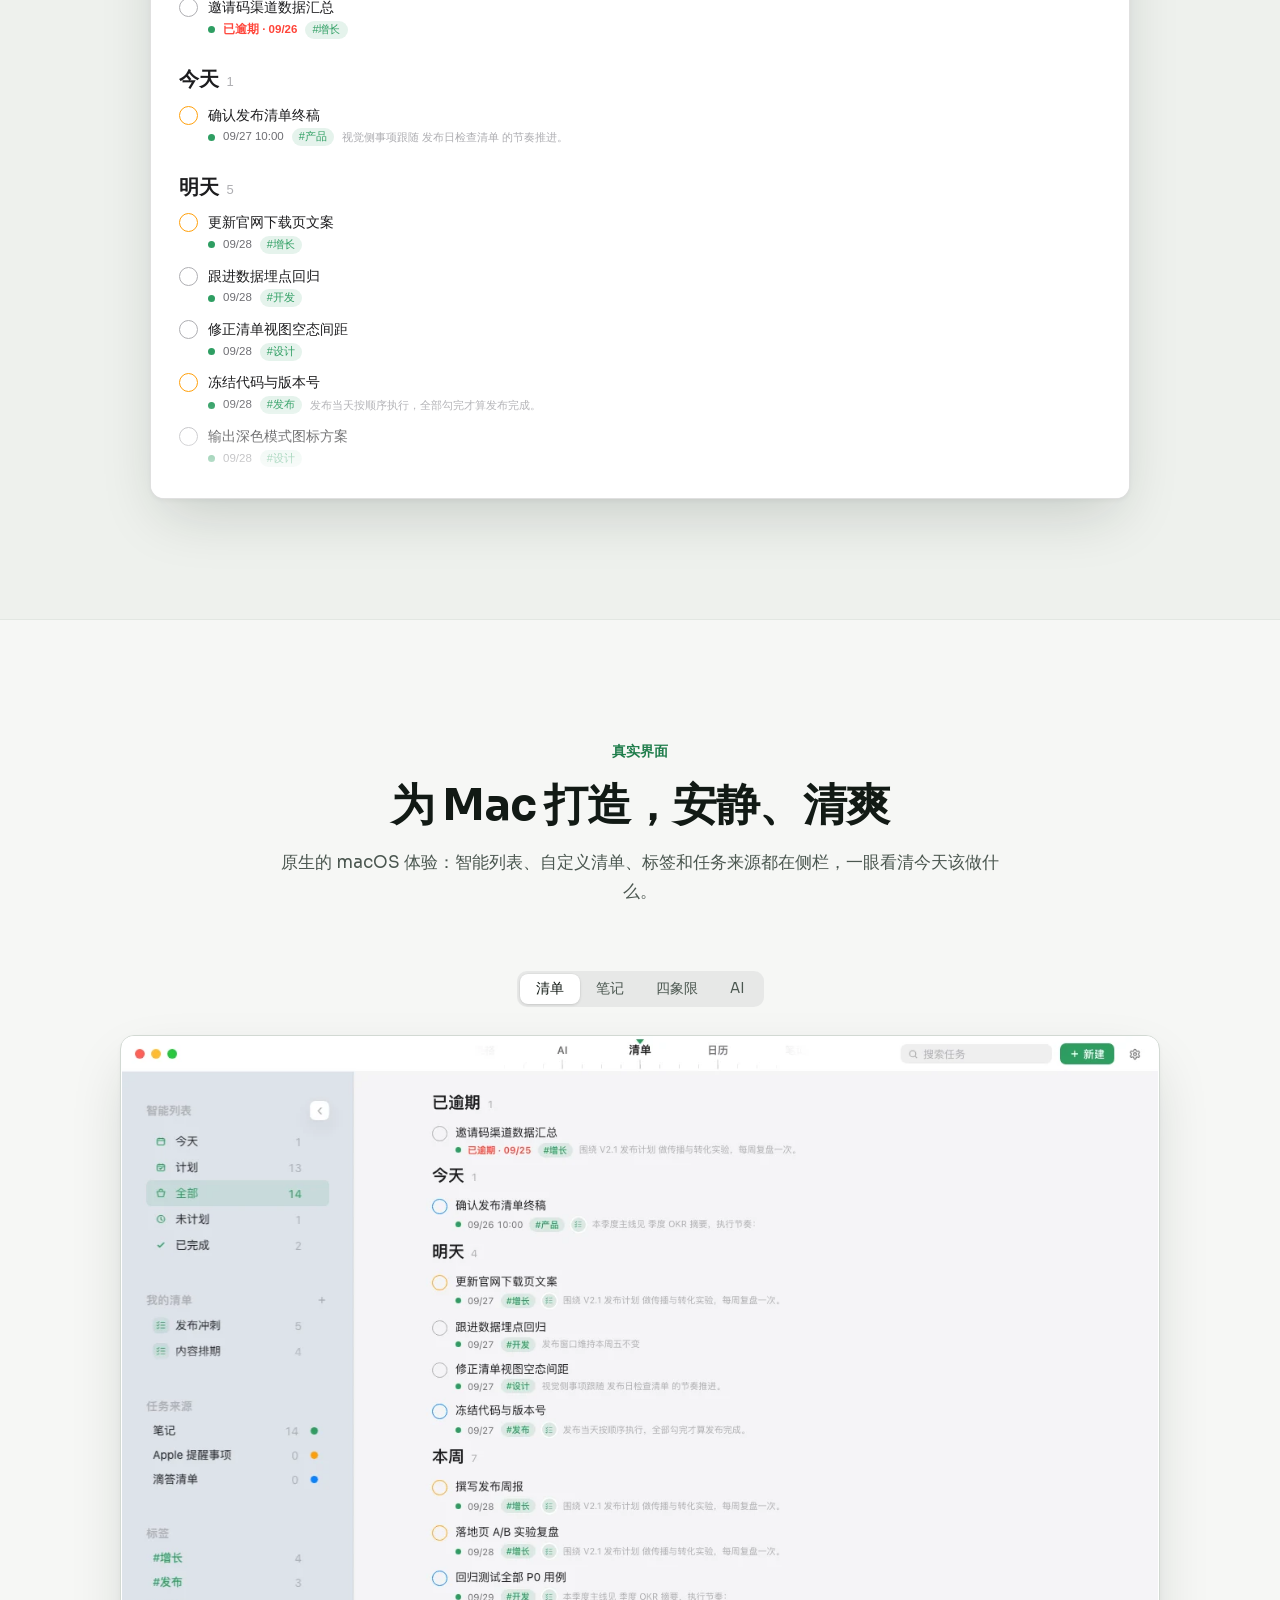
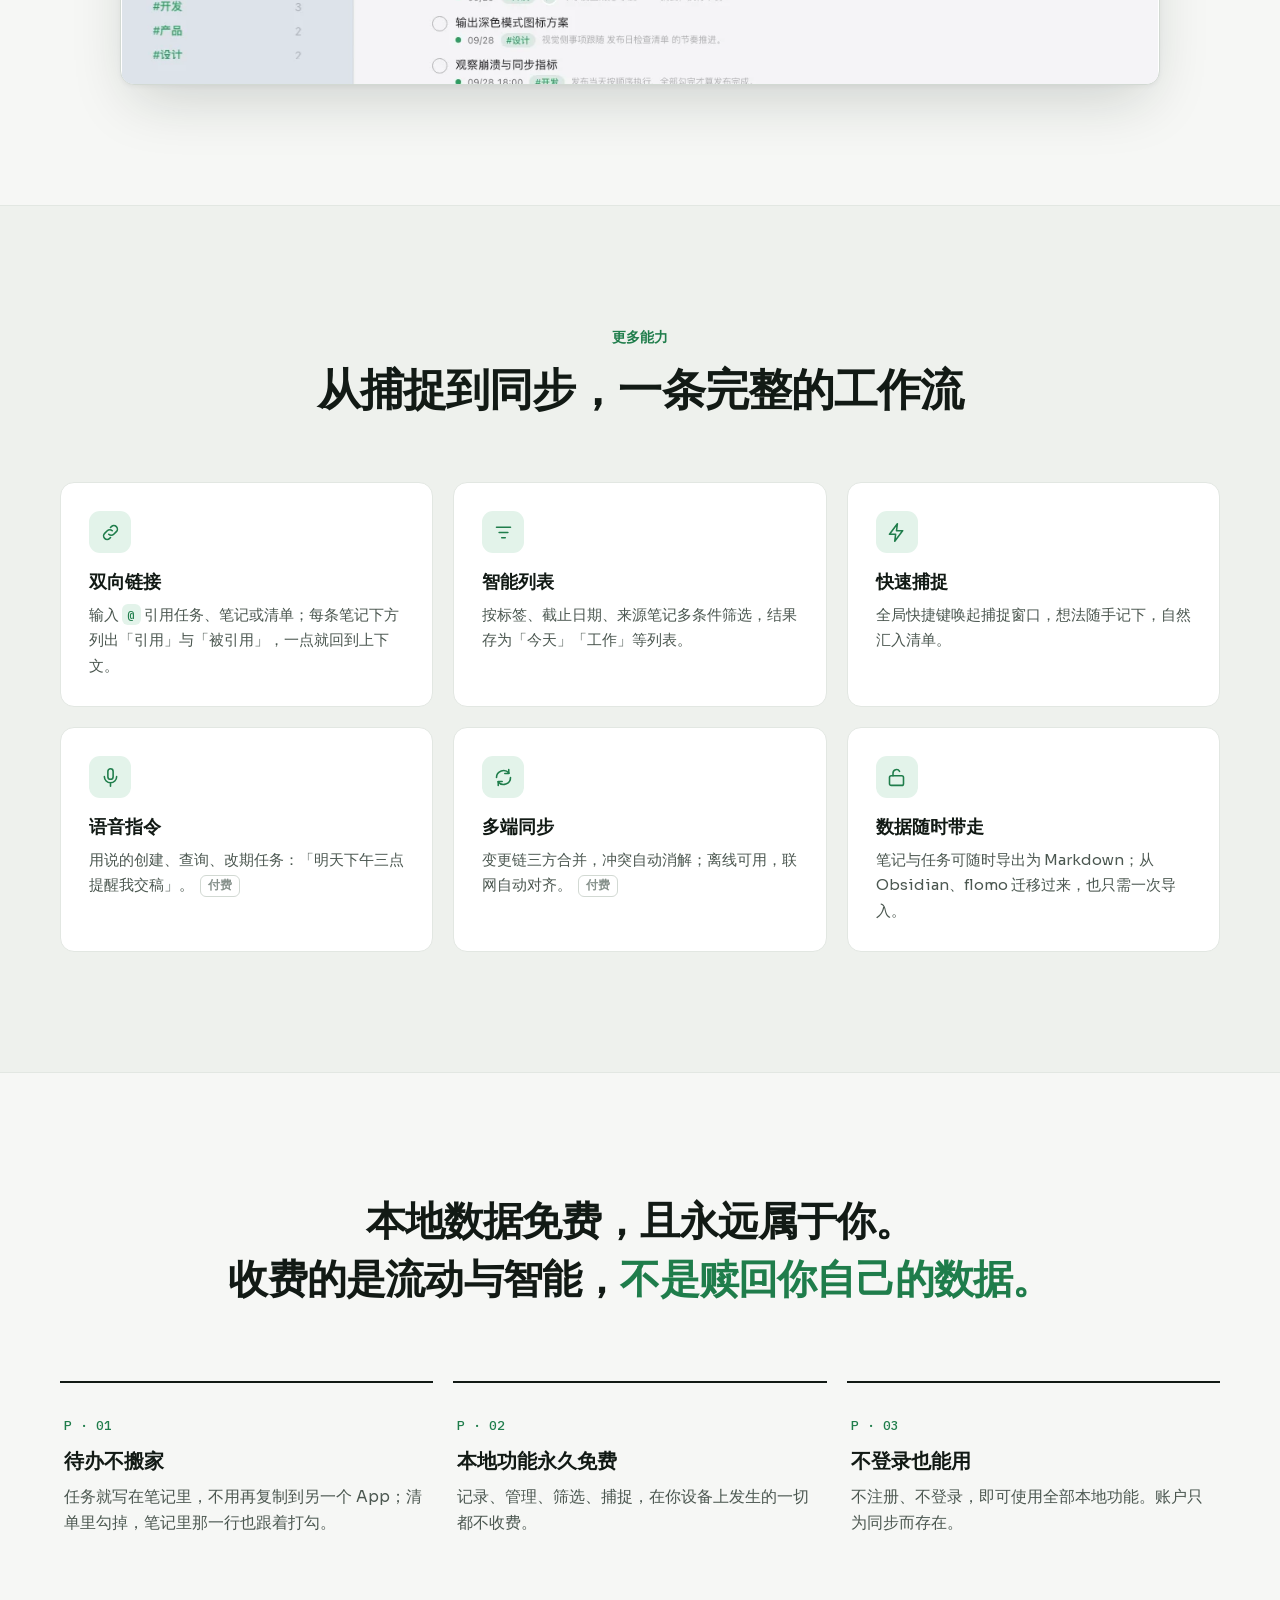
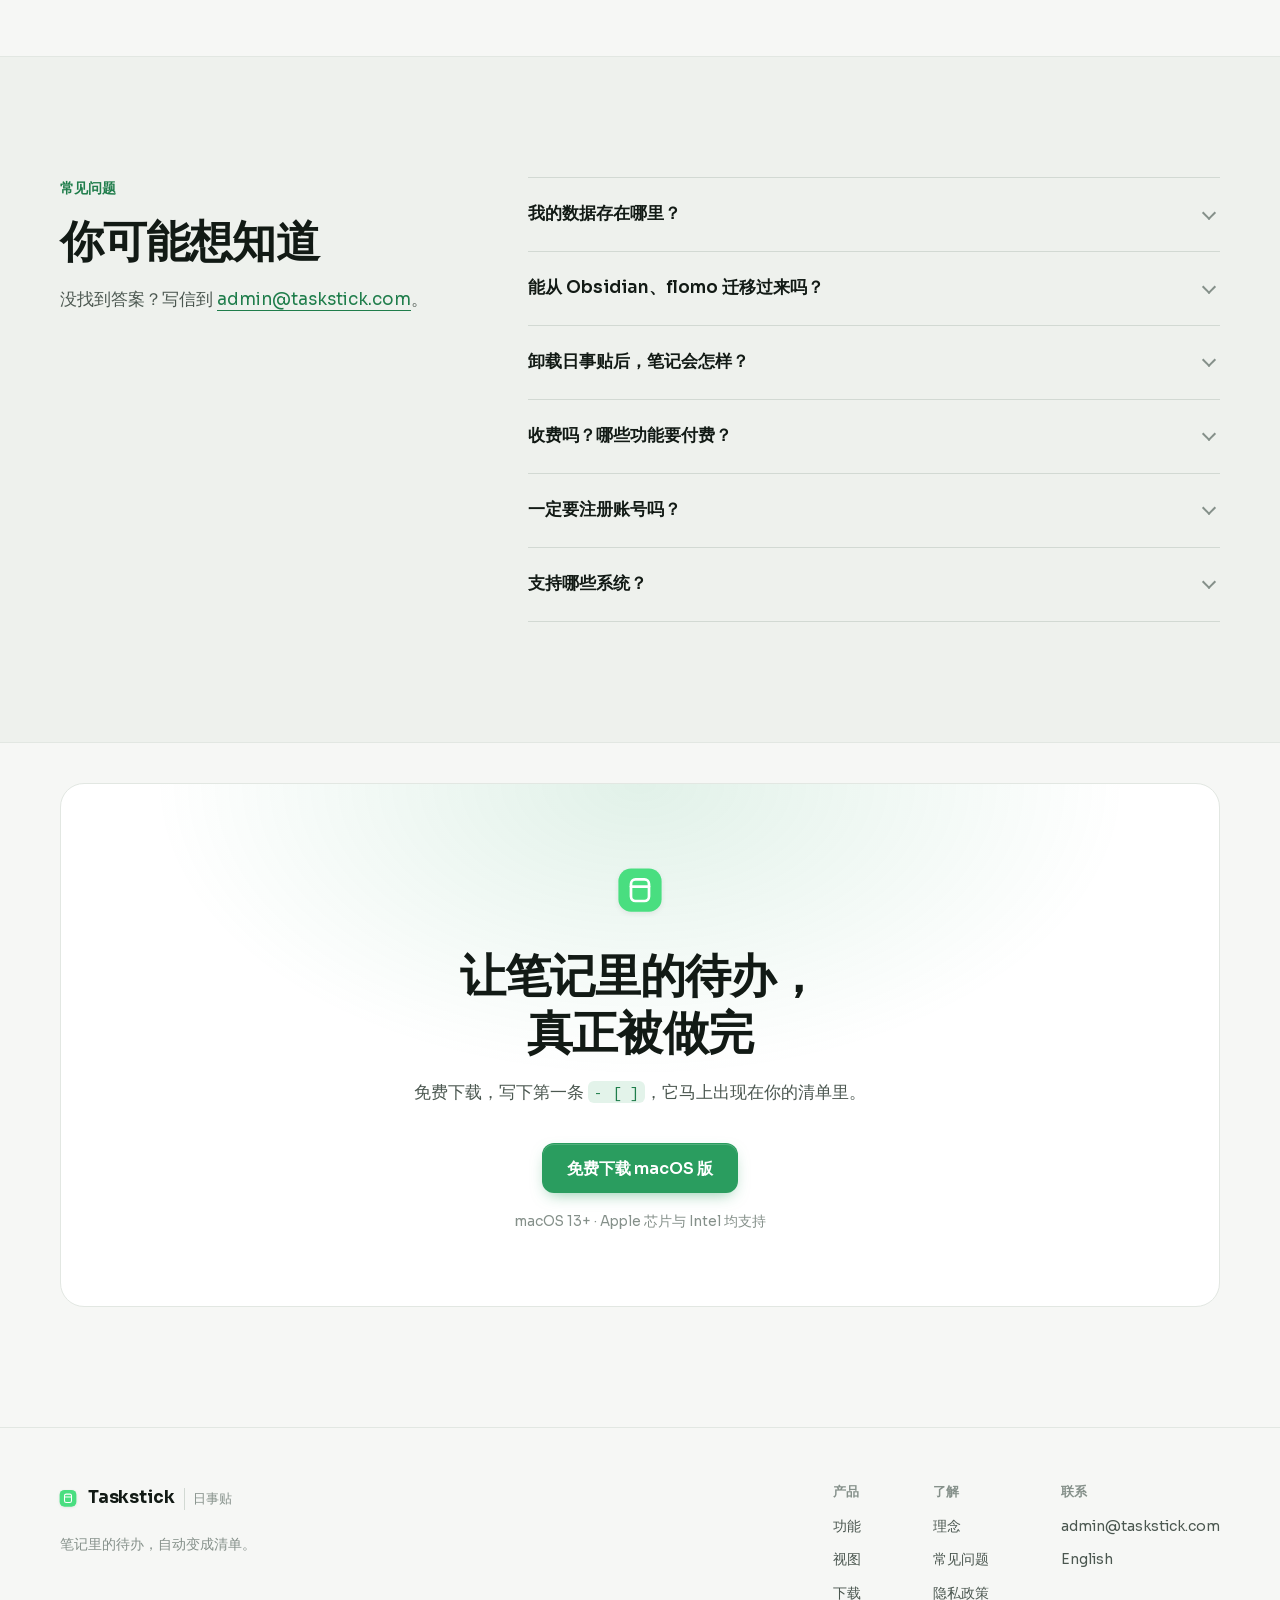
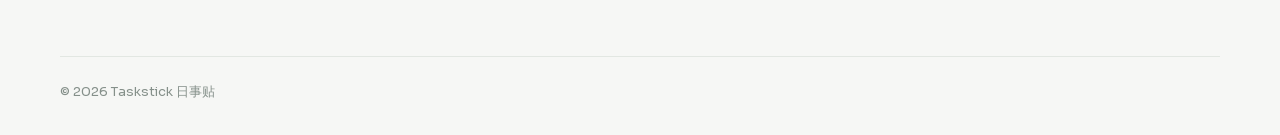
<file: zh/index.html>
<!DOCTYPE html>
<html lang="zh-CN">
<head>
<meta charset="UTF-8" />
<meta name="viewport" content="width=device-width, initial-scale=1.0" />
<title>日事贴 Taskstick — 笔记里的待办，自动变成清单</title>
<meta name="description" content="在笔记里写下 “- [ ]” 即成任务，自动汇成清单，勾选即同步回笔记。@ 双向链接、AI 整理待办，清单 / 日历 / 四象限多种视图。本地优先，本地功能永久免费。" />
<meta name="keywords" content="Taskstick,日事贴,笔记待办,笔记任务管理,Markdown 导出,Obsidian 导入,任务提取,AI 整理,待办清单,四象限,日历,本地优先,macOS,双链" />
<meta name="author" content="Taskstick" />
<link rel="canonical" href="https://taskstick.com/zh/" />
<link rel="alternate" hreflang="zh-CN" href="https://taskstick.com/zh/" />
<link rel="alternate" hreflang="en" href="https://taskstick.com/" />
<meta property="og:type" content="website" />
<meta property="og:site_name" content="Taskstick 日事贴" />
<meta property="og:title" content="日事贴 Taskstick — 笔记里的待办，自动变成清单" />
<meta property="og:description" content="笔记里的 “- [ ]” 自动汇成清单，勾选即同步回笔记。本地优先，本地功能永久免费。" />
<meta property="og:locale" content="zh_CN" />
<meta name="twitter:card" content="summary" />
<meta name="twitter:title" content="日事贴 Taskstick — 笔记里的待办，自动变成清单" />
<meta name="twitter:description" content="笔记里的 “- [ ]” 自动汇成清单，勾选即同步回笔记。本地优先。" />
<meta name="theme-color" media="(prefers-color-scheme: dark)" content="#0b0e0c" />
<meta name="theme-color" media="(prefers-color-scheme: light)" content="#f6f7f5" />
<link rel="icon" type="image/svg+xml" href="../assets/img/favicon.svg" />
<script>
/* 首帧前确定主题，避免闪烁 */
(function(){var t;try{t=localStorage.getItem('taskstick-theme')}catch(e){}
if(t!=='dark'&&t!=='light')t=matchMedia('(prefers-color-scheme: dark)').matches?'dark':'light';
var d=document.documentElement;d.dataset.theme=t;if(location.protocol!=='file:')d.classList.add('js');})();
</script>
<link rel="stylesheet" href="../assets/css/site.css" />
<script type="module" src="../assets/js/site.js"></script>
<script type="application/ld+json">
{
  "@context": "https://schema.org",
  "@type": "SoftwareApplication",
  "name": "日事贴 Taskstick",
  "operatingSystem": "macOS",
  "applicationCategory": "ProductivityApplication",
  "description": "在日事贴的笔记里写下 “- [ ]” 即成任务，自动汇成清单，勾选即同步回笔记。@ 双向链接，AI 整理待办，清单 / 日历 / 四象限视图；支持从 Obsidian、flomo 导入，随时导出为 Markdown。本地优先，本地功能永久免费、无需登录。",
  "inLanguage": "zh-CN",
  "offers": { "@type": "Offer", "price": "0", "priceCurrency": "CNY", "description": "本地功能永久免费；同步与 AI 等为付费增值" }
}
</script>
</head>
<body>

<a class="skip" href="#main">跳到正文</a>

<header class="nav">
  <div class="container nav-inner">
    <a class="brand" href="#top" aria-label="日事贴 首页">
      <img src="../assets/img/taskstick-logo.svg" alt="" width="32" height="32" />
      <span>Taskstick</span><span class="brand-cn">日事贴</span>
    </a>
    <nav class="nav-links" aria-label="主导航">
      <a href="#features">功能</a>
      <a href="#views">视图</a>
      <a href="#principles">理念</a>
      <a href="#faq">常见问题</a>
    </nav>
    <div class="nav-actions">
      <a class="icon-btn" href="../" lang="en" aria-label="Switch to English">EN</a>
      <button class="icon-btn" id="theme-toggle" type="button" aria-label="切换明暗主题">
        <svg class="i-sun" viewBox="0 0 24 24" aria-hidden="true"><circle cx="12" cy="12" r="4"/><path d="M12 2v2M12 20v2M4.9 4.9l1.4 1.4M17.7 17.7l1.4 1.4M2 12h2M20 12h2M4.9 19.1l1.4-1.4M17.7 6.3l1.4-1.4"/></svg>
        <svg class="i-moon" viewBox="0 0 24 24" aria-hidden="true"><path d="M20 14.5A8 8 0 0 1 9.5 4a8 8 0 1 0 10.5 10.5z"/></svg>
      </button>
      <a class="btn btn-primary btn-sm" href="download.html">下载</a>
    </div>
  </div>
</header>

<main id="main">

<!-- ================= Hero ================= -->
<section class="hero" id="top">
  <div class="container hero-copy">
    <p class="eyebrow reveal">笔记 × 待办清单 · macOS</p>
    <h1 class="reveal" style="--d:.06s">笔记里的待办，<br>自动变成清单</h1>
    <p class="lede reveal" style="--d:.12s">在笔记里写下 <code>- [ ]</code>，它就是一条任务，自动汇进你的清单；在清单里勾掉，笔记里的那一行也同步打勾。</p>
    <div class="cta-row reveal" style="--d:.18s">
      <a class="btn btn-primary btn-lg" href="download.html">
        <svg viewBox="0 0 24 24" aria-hidden="true" class="apple"><path d="M17.05 20.28c-.98.95-2.05.8-3.08.35-1.09-.46-2.09-.48-3.24 0-1.44.62-2.2.44-3.06-.35C2.79 15.25 3.51 7.59 9.05 7.31c1.35.07 2.29.74 3.08.8 1.18-.24 2.31-.93 3.57-.84 1.51.12 2.65.72 3.4 1.8-3.12 1.87-2.38 5.98.48 7.13-.57 1.5-1.31 2.99-2.53 4.09zM12.03 7.25c-.15-2.23 1.66-4.07 3.74-4.25.29 2.58-2.34 4.5-3.74 4.25z"/></svg>
        免费下载 macOS 版
      </a>
      <a class="btn btn-ghost btn-lg" href="#features">看看怎么用</a>
    </div>
    <p class="hero-meta reveal" style="--d:.24s">macOS 13+ · 本地功能永久免费 · 无需注册登录</p>
  </div>

  <div class="container hero-stage reveal" style="--d:.3s">
    <div class="app-window demo-sync" data-demo="sync" role="img" aria-label="演示：在笔记中写下任务行，任务自动出现在清单里；在清单中勾选，笔记里的 - [ ] 同步变成 - [x]">
      <div class="win-bar" aria-hidden="true">
        <span class="lights"><i></i><i></i><i></i></span>
        <span class="win-title">日事贴</span>
      </div>
      <div class="sync-body" aria-hidden="true">
        <div class="pane pane-note">
          <div class="pane-head">
            <svg viewBox="0 0 24 24"><path d="M14 3H7a2 2 0 0 0-2 2v14a2 2 0 0 0 2 2h10a2 2 0 0 0 2-2V8z"/><path d="M14 3v5h5"/></svg>
            本周计划
            <span class="pane-sub">笔记</span>
          </div>
          <div class="md">
            <div class="md-line md-h">本周计划</div>
            <div class="md-line md-p">发布节奏参考 <span class="noteref">发布日检查清单</span></div>
            <div class="md-line md-task" data-id="a"><span class="nt strike">确认发布清单终稿 <span class="md-date">今天 10:00</span></span> <span class="md-tag">#产品</span></div>
            <div class="md-line md-task" data-id="b"><span class="nt strike">回归测试全部 P0 用例 <span class="md-date">周三</span></span> <span class="md-tag">#开发</span></div>
            <div class="md-line md-task md-new" data-id="c"><template><span class="nt strike">给妈妈回电话 <span class="md-date">周五</span></span> <span class="md-tag">#家庭</span></template><span class="md-typed"></span><span class="caret"></span></div>
            <div class="md-refs"><svg viewBox="0 0 24 24" fill="none" stroke="currentColor" stroke-width="2" stroke-linecap="round"><path d="M4 12a8 8 0 1 0 2.3-5.7"/><path d="M4 4v4.5h4.5"/></svg>被引用 · 2<span class="refchip">周一站会纪要</span><span class="refchip">季度 OKR 摘要</span></div>
          </div>
        </div>

        <div class="bridge">
          <span class="bridge-line"></span>
          <span class="bridge-chip bridge-extract">提取</span>
          <span class="bridge-chip bridge-write">写回</span>
        </div>

        <div class="pane pane-list">
          <div class="pane-head">
            <svg viewBox="0 0 24 24"><rect x="3" y="4" width="18" height="17" rx="3"/><path d="M3 9h18M8 2v4M16 2v4"/></svg>
            本周
            <span class="pane-count">3</span>
            <span class="pane-sub">智能列表</span>
          </div>
          <ul class="tlist">
            <li data-id="a">
              <span class="check c-orange"></span>
              <div><b class="strike">确认发布清单终稿</b><small><span class="sd"></span><em>09/27 10:00</em><span class="tag">#产品</span></small></div>
            </li>
            <li data-id="b">
              <span class="check"></span>
              <div><b class="strike">回归测试全部 P0 用例</b><small><span class="sd"></span><em>09/30</em><span class="tag">#开发</span></small></div>
            </li>
            <li data-id="c" class="is-new">
              <span class="check"></span>
              <div><b class="strike">给妈妈回电话</b><small><span class="sd"></span><em>10/02</em><span class="tag">#家庭</span></small></div>
            </li>
          </ul>
        </div>
      </div>
      <svg class="pointer" viewBox="0 0 24 24" aria-hidden="true"><path d="M5 3l14 8-6 1.5L10 19z"/></svg>
      <div class="toast" aria-hidden="true"><svg viewBox="0 0 24 24"><path d="M5 12.5l4.5 4.5L19 7.5"/></svg>已同步回 本周计划</div>
    </div>
  </div>

  <div class="container trust">
    <span><svg viewBox="0 0 24 24"><path d="M14 3H7a2 2 0 0 0-2 2v14a2 2 0 0 0 2 2h10a2 2 0 0 0 2-2V8z"/><path d="M14 3v5h5"/></svg>随时导出为 Markdown</span>
    <span><svg viewBox="0 0 24 24"><rect x="3" y="4" width="18" height="12" rx="2"/><path d="M8 20h8M12 16v4"/></svg>数据存在你的 Mac 上</span>
    <span><svg viewBox="0 0 24 24"><path d="M2 8.5a15 15 0 0 1 20 0M5 12a10 10 0 0 1 14 0M8.5 15.5a5 5 0 0 1 7 0"/><path d="M3 3l18 18"/></svg>离线完全可用</span>
    <span><svg viewBox="0 0 24 24"><circle cx="12" cy="8" r="4"/><path d="M4 21a8 8 0 0 1 16 0"/></svg>不登录也能用</span>
  </div>
</section>

<!-- ================= 功能 1：提取与写回 ================= -->
<section class="section" id="features">
  <div class="container">
    <div class="section-head reveal">
      <p class="eyebrow">核心功能</p>
      <h2>待办写在笔记里，行动落在清单上</h2>
      <p class="sec-desc">不用把任务从笔记搬到另一个 App。在日事贴里记笔记，散落各处的任务行自动汇成一份能执行的清单。</p>
    </div>

    <div class="feature">
      <div class="feature-copy reveal">
        <span class="kicker">01 · 提取与写回</span>
        <h3>笔记就是你的待办清单</h3>
        <p>笔记里写下的任务行，自动变成真实任务；在清单里勾掉，笔记里的那一行同步打勾，两边永远一致。</p>
        <ul class="ticks">
          <li>输入 <code>- [ ]</code> 或 <code>-【】</code>，即成任务行</li>
          <li>自然语言日期（明天、后天 15:00）与 #标签</li>
          <li>任务可点回原笔记，上下文不丢</li>
          <li>可从 Obsidian、flomo 导入原有笔记</li>
        </ul>
      </div>
      <figure class="feature-media reveal" style="--d:.1s">
        <div class="shot">
          <img src="../assets/img/app/notes-zh.webp" width="1280" height="800" alt="日事贴笔记界面：卡片笔记中的任务行被识别为任务，并显示引用关系" loading="lazy" />
        </div>
      </figure>
    </div>

    <!-- 功能 2：AI 整理 -->
    <div class="feature feature-rev">
      <div class="feature-copy reveal">
        <span class="kicker">02 · AI 整理</span>
        <h3>粘贴一段话，拿回一串待办</h3>
        <p>会议纪要、聊天记录、文章片段，直接粘进来。AI 识别其中的任务、截止日期和标签，<strong>你确认后才会保存</strong>。</p>
        <ul class="ticks">
          <li>自动提取任务与截止日期</li>
          <li>智能打标签、关联相关笔记</li>
          <li>用自然语言查询：「我有哪些逾期任务？」</li>
          <li>写入前逐条确认，不会乱改你的笔记</li>
        </ul>
      </div>
      <figure class="feature-media reveal" style="--d:.1s">
        <div class="app-window demo-ai" data-demo="ai" role="img" aria-label="演示：粘贴会议纪要后，AI 整理出三条带日期的任务草稿，确认保存后加入清单">
          <div class="win-bar" aria-hidden="true"><span class="lights"><i></i><i></i><i></i></span><span class="win-title">AI 整理</span></div>
          <div class="ai-body" aria-hidden="true">
            <div class="msg-user">
              <span class="msg-label">周会纪要</span>
              周三前小林出首页改版稿；周五和法务确认隐私条款；月底前完成 v2.1 发布，发布前记得回归测试。
            </div>
            <div class="msg-ai">
              <span class="spark"><svg viewBox="0 0 24 24"><path d="M12 3l1.8 5.2L19 10l-5.2 1.8L12 17l-1.8-5.2L5 10l5.2-1.8z"/></svg></span>
              <span class="thinking">正在整理<i></i><i></i><i></i></span>
              <span class="found">整理好了，识别到 3 条任务</span>
            </div>
            <div class="ai-draft">
              <div class="ai-draft-title">周会纪要 · 待办整理</div>
              <p class="ai-draft-summary">从纪要中识别出 3 条任务，已补上日期；确认后写入清单。</p>
              <div class="ai-cards">
                <div class="ai-card"><span class="mini-box"></span><b>输出首页改版设计稿</b><em>任务 09/30</em><small>官网改版</small></div>
                <div class="ai-card"><span class="mini-box"></span><b>与法务确认隐私条款</b><em>任务 10/02</em><small>工作</small></div>
                <div class="ai-card"><span class="mini-box"></span><b>完成 v2.1 发布与回归测试</b><em>任务 09/30</em><small>发布冲刺</small></div>
              </div>
              <div class="ai-actions">
                <span class="ai-toggle"><span class="mini-box off"></span>整理成笔记</span>
                <span class="fake-btn"><span class="t-save">确认保存</span><span class="t-saved">已保存</span></span>
                <span class="ai-done"><svg viewBox="0 0 24 24"><path d="M5 12.5l4.5 4.5L19 7.5"/></svg>3 条任务已加入清单</span>
              </div>
            </div>
          </div>
        </div>
      </figure>
    </div>
  </div>
</section>

<!-- ================= 视图 ================= -->
<section class="section section-alt" id="views">
  <div class="container">
    <div class="section-head reveal">
      <p class="eyebrow">03 · 多种视图</p>
      <h2>同一批任务，换个角度看</h2>
      <p class="sec-desc">按日期排、按日历铺开、按轻重缓急分——清单、日历、四象限随时切换，任务始终来自同一份笔记。</p>
    </div>

    <div class="views reveal" data-demo="views">
      <div class="seg" role="tablist" aria-label="视图">
        <button role="tab" id="tab-list" aria-controls="view-list" aria-selected="true" data-view="list">清单</button>
        <button role="tab" id="tab-cal" aria-controls="view-cal" aria-selected="false" data-view="cal" tabindex="-1">日历</button>
        <button role="tab" id="tab-quad" aria-controls="view-quad" aria-selected="false" data-view="quad" tabindex="-1">四象限</button>
        <span class="seg-ind" aria-hidden="true"></span>
      </div>

      <div class="app-window views-window">
        <div class="win-bar" aria-hidden="true"><span class="lights"><i></i><i></i><i></i></span><span class="win-title">日事贴</span></div>
        <div class="views-stage">

          <div class="view view-list is-active" id="view-list" role="tabpanel" aria-labelledby="tab-list">
            <div class="group-h"><h4>已逾期</h4><span>1</span></div>
            <div class="task"><span class="check"></span><div><b>邀请码渠道数据汇总</b><div class="task-meta"><span class="sd"></span><span class="late">已逾期 · 09/26</span><span class="tag">#增长</span></div></div></div>
            <div class="group-h"><h4>今天</h4><span>1</span></div>
            <div class="task"><span class="check c-orange"></span><div><b>确认发布清单终稿</b><div class="task-meta"><span class="sd"></span><span>09/27 10:00</span><span class="tag">#产品</span><span class="ex">视觉侧事项跟随 发布日检查清单 的节奏推进。</span></div></div></div>
            <div class="group-h"><h4>明天</h4><span>5</span></div>
            <div class="task"><span class="check c-orange"></span><div><b>更新官网下载页文案</b><div class="task-meta"><span class="sd"></span><span>09/28</span><span class="tag">#增长</span></div></div></div>
            <div class="task"><span class="check"></span><div><b>跟进数据埋点回归</b><div class="task-meta"><span class="sd"></span><span>09/28</span><span class="tag">#开发</span></div></div></div>
            <div class="task"><span class="check"></span><div><b>修正清单视图空态间距</b><div class="task-meta"><span class="sd"></span><span>09/28</span><span class="tag">#设计</span></div></div></div>
            <div class="task"><span class="check c-orange"></span><div><b>冻结代码与版本号</b><div class="task-meta"><span class="sd"></span><span>09/28</span><span class="tag">#发布</span><span class="ex">发布当天按顺序执行，全部勾完才算发布完成。</span></div></div></div>
            <div class="task"><span class="check"></span><div><b>输出深色模式图标方案</b><div class="task-meta"><span class="sd"></span><span>09/28</span><span class="tag">#设计</span></div></div></div>
            <div class="group-h"><h4>本周</h4><span>6</span></div>
            <div class="task"><span class="check"></span><div><b>撰写发布周报</b><div class="task-meta"><span class="sd"></span><span>09/29</span><span class="tag">#增长</span></div></div></div>
            <div class="task"><span class="check"></span><div><b>观察崩溃与同步指标</b><div class="task-meta"><span class="sd"></span><span>09/29 18:00</span><span class="tag">#开发</span></div></div></div>
          </div>

          <div class="view view-cal" id="view-cal" role="tabpanel" aria-labelledby="tab-cal" hidden>
            <div class="cal-head"><b>2026年9月</b><span class="cal-nav"><i>‹</i>今天<i>›</i></span><span class="mini-seg"><i class="on">月</i><i>周</i><i>日</i></span></div>
            <div class="month-dow"><span>周日</span><span>周一</span><span>周二</span><span>周三</span><span>周四</span><span>周五</span><span>周六</span></div>
            <div class="month-grid">
              <div class="mcell dim"><span class="dnum">30</span></div><div class="mcell dim"><span class="dnum">31</span></div><div class="mcell"><span class="dnum">1</span></div><div class="mcell"><span class="dnum">2</span></div><div class="mcell"><span class="dnum">3</span></div><div class="mcell"><span class="dnum">4</span></div><div class="mcell"><span class="dnum">5</span></div>
              <div class="mcell"><span class="dnum">6</span></div><div class="mcell"><span class="dnum">7</span></div><div class="mcell"><span class="dnum">8</span></div><div class="mcell"><span class="dnum">9</span></div><div class="mcell"><span class="dnum">10</span></div><div class="mcell"><span class="dnum">11</span></div><div class="mcell"><span class="dnum">12</span></div>
              <div class="mcell"><span class="dnum">13</span></div><div class="mcell"><span class="dnum">14</span></div><div class="mcell"><span class="dnum">15</span></div><div class="mcell"><span class="dnum">16</span></div><div class="mcell"><span class="dnum">17</span></div><div class="mcell"><span class="dnum">18</span></div><div class="mcell"><span class="dnum">19</span></div>
              <div class="mcell"><span class="dnum">20</span></div><div class="mcell"><span class="dnum">21</span></div><div class="mcell"><span class="dnum">22</span></div><div class="mcell"><span class="dnum">23</span></div><div class="mcell"><span class="dnum">24</span></div><div class="mcell"><span class="dnum">25</span></div><div class="mcell"><span class="dnum">26</span><span class="ev-chip"><i class="cb"></i><span>邀请码渠道数据汇总</span></span></div>
              <div class="mcell today"><span class="dnum">27</span><span class="ev-chip"><i class="cb"></i><span>确认发布清单终稿</span></span></div><div class="mcell"><span class="dnum">28</span><span class="ev-chip"><i class="cb"></i><span>冻结代码与版本号</span></span><span class="ev-chip"><i class="cb"></i><span>跟进数据埋点回归</span></span><span class="mcell-more-hint">还有 3 项…</span></div><div class="mcell"><span class="dnum">29</span><span class="ev-chip"><i class="cb"></i><span>发布说明与社区公告</span></span><span class="ev-chip"><i class="cb"></i><span>观察崩溃与同步指标</span></span><span class="mcell-more-hint">还有 2 项…</span></div><div class="mcell"><span class="dnum">30</span><span class="ev-chip"><i class="cb"></i><span>构建并签名安装包</span></span><span class="ev-chip"><i class="cb"></i><span>回归测试全部 P0 用例</span></span></div><div class="mcell dim"><span class="dnum">1</span></div><div class="mcell dim"><span class="dnum">2</span></div><div class="mcell dim"><span class="dnum">3</span></div>
            </div>
          </div>

          <div class="view view-quad" id="view-quad" role="tabpanel" aria-labelledby="tab-quad" hidden>
            <div class="quadrant-cell q1"><div class="quadrant-head"><i></i><h4>重要且紧急</h4><small>立即做</small><em>3</em></div><div class="quadrant-list"><div class="task"><span class="check"></span><div><b>确认发布清单终稿</b><div class="task-meta"><span class="sd"></span><span>笔记</span><span>09/27</span><span class="tag">#产品</span></div></div></div><div class="task"><span class="check"></span><div><b>冻结代码与版本号</b><div class="task-meta"><span class="sd"></span><span>笔记</span><span>09/28</span><span class="tag">#发布</span></div></div></div><div class="task"><span class="check"></span><div><b>构建并签名安装包</b><div class="task-meta"><span class="sd"></span><span>笔记</span><span>09/30</span><span class="tag">#发布</span></div></div></div></div></div>
            <div class="quadrant-cell q2"><div class="quadrant-head"><i></i><h4>重要不紧急</h4><small>计划做</small><em>3</em></div><div class="quadrant-list"><div class="task"><span class="check"></span><div><b>回归测试全部 P0 用例</b><div class="task-meta"><span class="sd"></span><span>笔记</span><span>09/30</span><span class="tag">#开发</span></div></div></div><div class="task"><span class="check"></span><div><b>输出深色模式图标方案</b><div class="task-meta"><span class="sd"></span><span>笔记</span><span>09/28</span><span class="tag">#设计</span></div></div></div><div class="task"><span class="check"></span><div><b>整理用户反馈专题</b><div class="task-meta"><span class="sd"></span><span>笔记</span><span class="tag">#产品</span></div></div></div></div></div>
            <div class="quadrant-cell q3"><div class="quadrant-head"><i></i><h4>紧急不重要</h4><small>尽量委托</small><em>3</em></div><div class="quadrant-list"><div class="task"><span class="check"></span><div><b>更新官网下载页文案</b><div class="task-meta"><span class="sd"></span><span>笔记</span><span>09/28</span><span class="tag">#增长</span></div></div></div><div class="task"><span class="check"></span><div><b>发布说明与社区公告</b><div class="task-meta"><span class="sd"></span><span>笔记</span><span>09/29</span><span class="tag">#发布</span></div></div></div><div class="task"><span class="check"></span><div><b>跟进数据埋点回归</b><div class="task-meta"><span class="sd"></span><span>笔记</span><span>09/28</span><span class="tag">#开发</span></div></div></div></div></div>
            <div class="quadrant-cell q4"><div class="quadrant-head"><i></i><h4>不重要不紧急</h4><small>可以不做</small><em>3</em></div><div class="quadrant-list"><div class="task"><span class="check"></span><div><b>落地页 A/B 实验复盘</b><div class="task-meta"><span class="sd"></span><span>笔记</span><span>09/29</span><span class="tag">#增长</span></div></div></div><div class="task"><span class="check"></span><div><b>观察崩溃与同步指标</b><div class="task-meta"><span class="sd"></span><span>笔记</span><span>09/29</span><span class="tag">#开发</span></div></div></div><div class="task"><span class="check"></span><div><b>撰写发布周报</b><div class="task-meta"><span class="sd"></span><span>笔记</span><span>09/29</span><span class="tag">#增长</span></div></div></div></div></div>
          </div>

        </div>
      </div>
    </div>
  </div>
</section>

<!-- ================= 界面一览 ================= -->
<section class="section" id="tour">
  <div class="container">
    <div class="section-head reveal">
      <p class="eyebrow">真实界面</p>
      <h2>为 Mac 打造，安静、清爽</h2>
      <p class="sec-desc">原生的 macOS 体验：智能列表、自定义清单、标签和任务来源都在侧栏，一眼看清今天该做什么。</p>
    </div>
    <div class="tour reveal" data-demo="tour">
      <div class="seg seg-sm" role="tablist" aria-label="界面">
        <button role="tab" aria-selected="true" data-shot="0">清单</button>
        <button role="tab" aria-selected="false" data-shot="1" tabindex="-1">笔记</button>
        <button role="tab" aria-selected="false" data-shot="2" tabindex="-1">四象限</button>
        <button role="tab" aria-selected="false" data-shot="3" tabindex="-1">AI</button>
        <span class="seg-ind" aria-hidden="true"></span>
      </div>
      <div class="shot shot-lg tour-stage">
        <img class="is-active" src="../assets/img/app/tasks-zh.webp" width="1280" height="800" alt="清单视图：已逾期、今天、明天、本周分组的任务，侧栏为智能列表与标签" loading="lazy" />
        <img src="../assets/img/app/notes-zh.webp" width="1280" height="800" alt="笔记视图：卡片流笔记，任务行与双向链接" loading="lazy" />
        <img src="../assets/img/app/quadrant-zh.webp" width="1920" height="1070" alt="四象限视图：按重要且紧急、重要不紧急、紧急不重要、不重要不紧急分类任务" loading="lazy" />
        <img src="../assets/img/app/agent-zh.webp" width="1280" height="800" alt="AI 整理视图：把散落的信息整理成任务" loading="lazy" />
      </div>
    </div>
  </div>
</section>

<!-- ================= 更多能力 ================= -->
<section class="section section-alt">
  <div class="container">
    <div class="section-head reveal">
      <p class="eyebrow">更多能力</p>
      <h2>从捕捉到同步，一条完整的工作流</h2>
    </div>
    <div class="grid-6">
      <article class="card reveal">
        <span class="card-ic"><svg viewBox="0 0 24 24"><path d="M10 14a4 4 0 0 0 5.7 0l3-3a4 4 0 0 0-5.7-5.7l-1 1"/><path d="M14 10a4 4 0 0 0-5.7 0l-3 3a4 4 0 0 0 5.7 5.7l1-1"/></svg></span>
        <h3>双向链接</h3>
        <p>输入 <code>@</code> 引用任务、笔记或清单；每条笔记下方列出「引用」与「被引用」，一点就回到上下文。</p>
      </article>
      <article class="card reveal" style="--d:.05s">
        <span class="card-ic"><svg viewBox="0 0 24 24"><path d="M4 6h16M7 12h10M10 18h4"/></svg></span>
        <h3>智能列表</h3>
        <p>按标签、截止日期、来源笔记多条件筛选，结果存为「今天」「工作」等列表。</p>
      </article>
      <article class="card reveal" style="--d:.1s">
        <span class="card-ic"><svg viewBox="0 0 24 24"><path d="M13 2L4 14h7l-1 8 9-12h-7z"/></svg></span>
        <h3>快速捕捉</h3>
        <p>全局快捷键唤起捕捉窗口，想法随手记下，自然汇入清单。</p>
      </article>
      <article class="card reveal">
        <span class="card-ic"><svg viewBox="0 0 24 24"><rect x="9" y="2" width="6" height="12" rx="3"/><path d="M5 11a7 7 0 0 0 14 0M12 18v4"/></svg></span>
        <h3>语音指令</h3>
        <p>用说的创建、查询、改期任务：「明天下午三点提醒我交稿」。<span class="badge">付费</span></p>
      </article>
      <article class="card reveal" style="--d:.05s">
        <span class="card-ic"><svg viewBox="0 0 24 24"><path d="M20 12a8 8 0 0 1-14.3 4.9M4 12a8 8 0 0 1 14.3-4.9"/><path d="M18 3v4.5h-4.5M6 21v-4.5h4.5"/></svg></span>
        <h3>多端同步</h3>
        <p>变更链三方合并，冲突自动消解；离线可用，联网自动对齐。<span class="badge">付费</span></p>
      </article>
      <article class="card reveal" style="--d:.1s">
        <span class="card-ic"><svg viewBox="0 0 24 24"><rect x="4" y="10" width="16" height="11" rx="2"/><path d="M8 10V7a4 4 0 0 1 7.5-2"/></svg></span>
        <h3>数据随时带走</h3>
        <p>笔记与任务可随时导出为 Markdown；从 Obsidian、flomo 迁移过来，也只需一次导入。</p>
      </article>
    </div>
  </div>
</section>

<!-- ================= 理念 ================= -->
<section class="section principles" id="principles">
  <div class="container">
    <blockquote class="manifesto reveal">
      <p>本地数据免费，且永远属于你。<br>收费的是流动与智能，<span>不是赎回你自己的数据。</span></p>
    </blockquote>
    <div class="grid-3">
      <div class="principle reveal">
        <span class="p-num">P · 01</span>
        <h3>待办不搬家</h3>
        <p>任务就写在笔记里，不用再复制到另一个 App；清单里勾掉，笔记里那一行也跟着打勾。</p>
      </div>
      <div class="principle reveal" style="--d:.06s">
        <span class="p-num">P · 02</span>
        <h3>本地功能永久免费</h3>
        <p>记录、管理、筛选、捕捉，在你设备上发生的一切都不收费。</p>
      </div>
      <div class="principle reveal" style="--d:.12s">
        <span class="p-num">P · 03</span>
        <h3>不登录也能用</h3>
        <p>不注册、不登录，即可使用全部本地功能。账户只为同步而存在。</p>
      </div>
    </div>
  </div>
</section>

<!-- ================= FAQ ================= -->
<section class="section section-alt" id="faq">
  <div class="container faq-wrap">
    <div class="section-head section-head-left reveal">
      <p class="eyebrow">常见问题</p>
      <h2>你可能想知道</h2>
      <p class="sec-desc">没找到答案？写信到 <a href="mailto:admin@taskstick.com">admin@taskstick.com</a>。</p>
    </div>
    <div class="faq reveal">
      <details>
        <summary>我的数据存在哪里？</summary>
        <p>存在你自己 Mac 上的本地数据库里。不开同步，数据不会离开你的设备；也可以随时在设置里导出为 Markdown 备份。</p>
      </details>
      <details>
        <summary>能从 Obsidian、flomo 迁移过来吗？</summary>
        <p>可以。在设置里选择 Obsidian 笔记库文件夹或 flomo 导出文件，笔记、<code>- [ ]</code> 任务、#标签和 <code>[[双链]]</code> 会一并导入。导入是一次性复制，原文件保持不变。</p>
      </details>
      <details>
        <summary>卸载日事贴后，笔记会怎样？</summary>
        <p>数据保存在你 Mac 本地，删除 App 本身不会清除它们。如果不再使用，建议先在设置里导出为 Markdown，任务会以 <code>- [ ]</code> / <code>- [x]</code> 保留，任何编辑器都能打开。</p>
      </details>
      <details>
        <summary>收费吗？哪些功能要付费？</summary>
        <p>本地功能永久免费，包括笔记、任务提取与写回、智能列表、多种视图。多端同步、语音指令等增值服务将单独收费，具体方案会在正式发布时公布。</p>
      </details>
      <details>
        <summary>一定要注册账号吗？</summary>
        <p>不需要。不注册、不登录即可使用全部本地功能，账户只在开启同步时使用。</p>
      </details>
      <details>
        <summary>支持哪些系统？</summary>
        <p>目前支持 macOS 13 及以上，Apple 芯片和 Intel 芯片的 Mac 都可以使用。Windows 版正在准备中。</p>
      </details>
    </div>
  </div>
</section>

<!-- ================= CTA ================= -->
<section class="section cta-final">
  <div class="container cta-box reveal">
    <img src="../assets/img/taskstick-logo.svg" alt="" width="72" height="72" />
    <h2>让笔记里的待办，<br>真正被做完</h2>
    <p>免费下载，写下第一条 <code>- [ ]</code>，它马上出现在你的清单里。</p>
    <div class="cta-row">
      <a class="btn btn-primary btn-lg" href="download.html">免费下载 macOS 版</a>
    </div>
    <p class="hero-meta">macOS 13+ · Apple 芯片与 Intel 均支持</p>
  </div>
</section>

</main>

<footer class="footer">
  <div class="container footer-inner">
    <div class="footer-brand">
      <a class="brand" href="#top"><img src="../assets/img/taskstick-logo.svg" alt="" width="28" height="28" /><span>Taskstick</span><span class="brand-cn">日事贴</span></a>
      <p>笔记里的待办，自动变成清单。</p>
    </div>
    <nav class="footer-cols" aria-label="页脚">
      <div>
        <h4>产品</h4>
        <a href="#features">功能</a>
        <a href="#views">视图</a>
        <a href="download.html">下载</a>
      </div>
      <div>
        <h4>了解</h4>
        <a href="#principles">理念</a>
        <a href="#faq">常见问题</a>
        <a href="privacy.html">隐私政策</a>
      </div>
      <div>
        <h4>联系</h4>
        <a href="mailto:admin@taskstick.com">admin@taskstick.com</a>
        <a href="../" lang="en">English</a>
      </div>
    </nav>
  </div>
  <div class="container footer-bottom">
    <span>© 2026 Taskstick 日事贴</span>
  </div>
</footer>

</body>
</html>
</file>
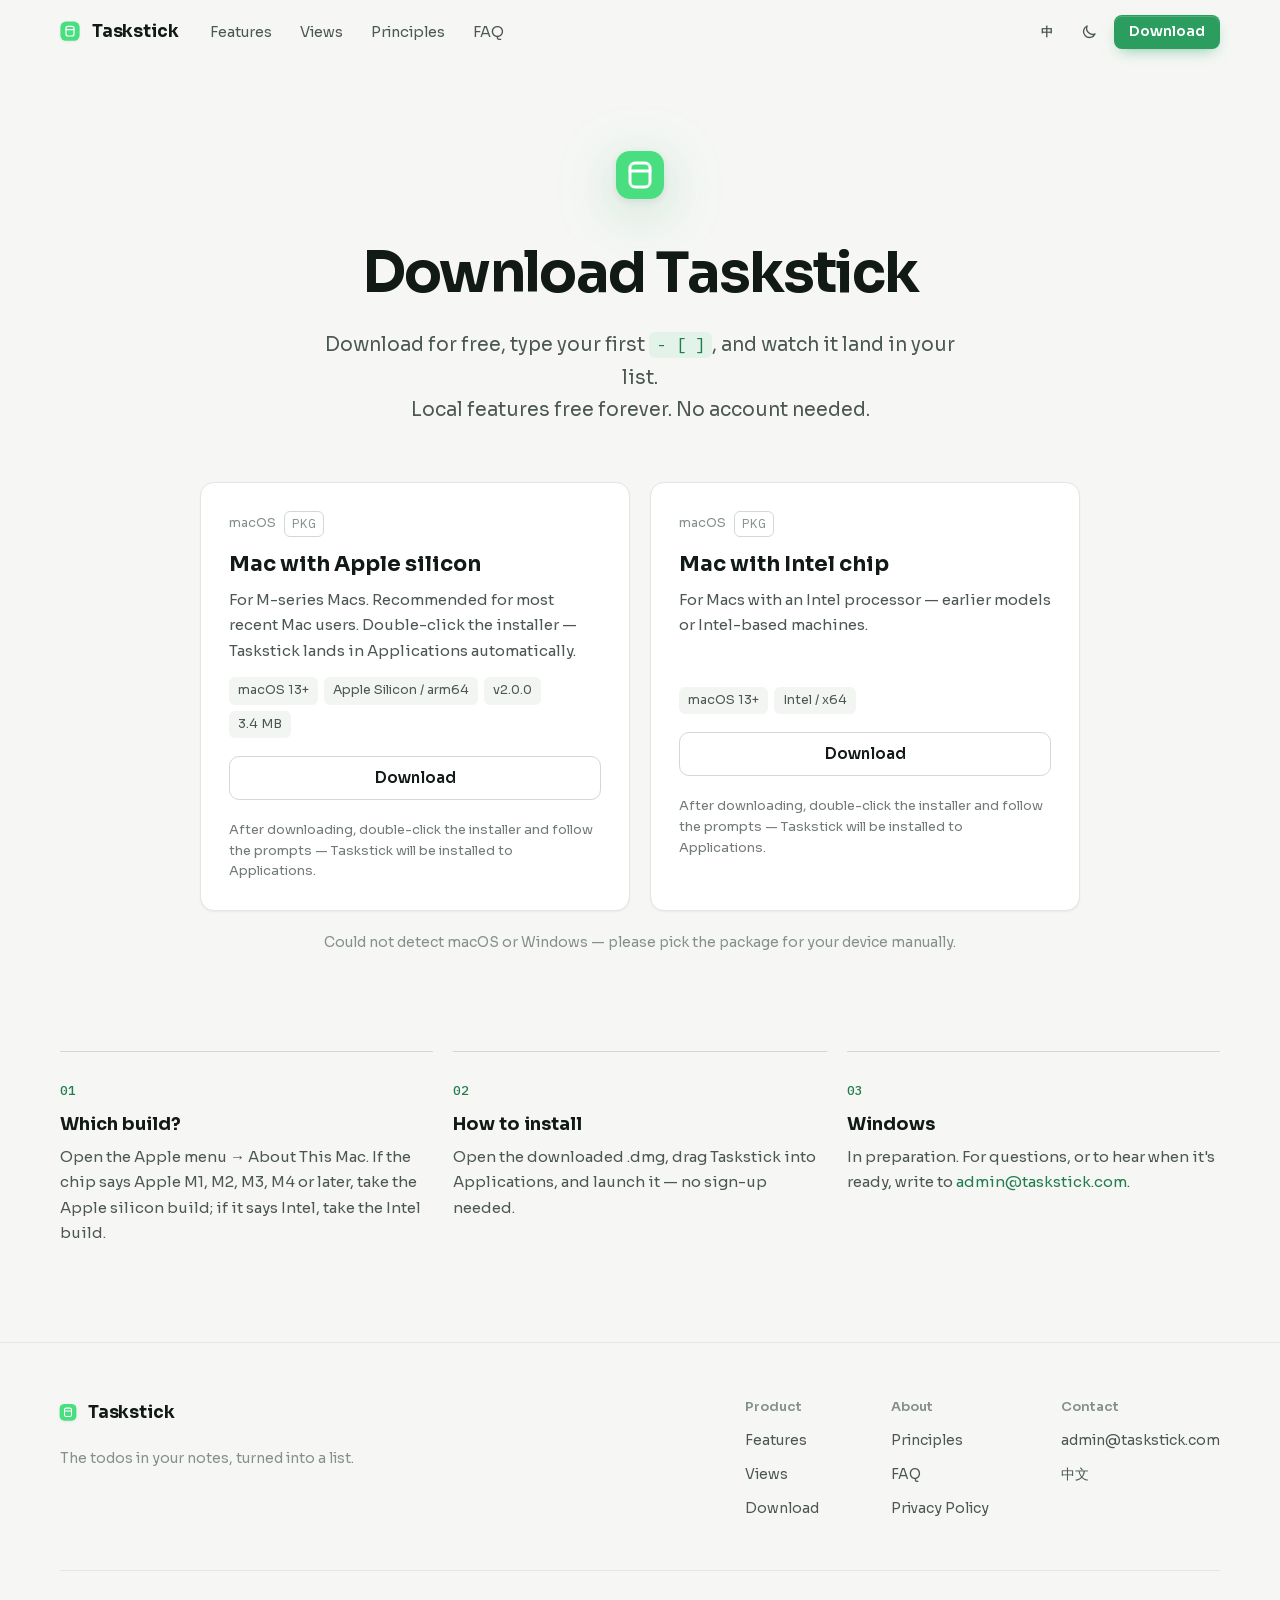
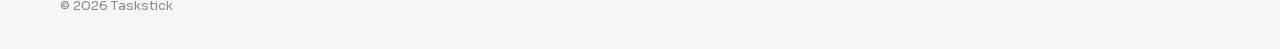
<file: download.html>
<!DOCTYPE html>
<html lang="en">
<head>
<meta charset="UTF-8" />
<meta name="viewport" content="width=device-width, initial-scale=1.0" />
<title>Download Taskstick for macOS</title>
<meta name="description" content="Download Taskstick: turn the todos in your notes into a list. macOS 13+, Apple silicon and Intel. Local features free forever." />
<meta name="keywords" content="Taskstick, download, macOS, notes and to-do app, tasks in notes" />
<meta name="author" content="Taskstick" />
<link rel="canonical" href="https://taskstick.com/download.html" />
<link rel="alternate" hreflang="en" href="https://taskstick.com/download.html" />
<link rel="alternate" hreflang="zh-CN" href="https://taskstick.com/zh/download.html" />
<meta name="theme-color" media="(prefers-color-scheme: dark)" content="#0b0e0c" />
<meta name="theme-color" media="(prefers-color-scheme: light)" content="#f6f7f5" />
<link rel="icon" type="image/svg+xml" href="assets/img/favicon.svg" />
<script>
(function(){var t;try{t=localStorage.getItem('taskstick-theme')}catch(e){}
if(t!=='dark'&&t!=='light')t=matchMedia('(prefers-color-scheme: dark)').matches?'dark':'light';
var d=document.documentElement;d.dataset.theme=t;if(location.protocol!=='file:')d.classList.add('js');})();
</script>
<link rel="stylesheet" href="assets/css/site.css" />
<script type="module" src="assets/js/site.js"></script>
<script type="module" src="assets/js/download.js"></script>
</head>
<body>

<a class="skip" href="#main">Skip to content</a>

<header class="nav">
  <div class="container nav-inner">
    <a class="brand" href="index.html" aria-label="Taskstick home">
      <img src="assets/img/taskstick-logo.svg" alt="" width="32" height="32" />
      <span>Taskstick</span>
    </a>
    <nav class="nav-links" aria-label="Primary">
      <a href="index.html#features">Features</a>
      <a href="index.html#views">Views</a>
      <a href="index.html#principles">Principles</a>
      <a href="index.html#faq">FAQ</a>
    </nav>
    <div class="nav-actions">
      <a class="icon-btn" href="zh/download.html" lang="zh-CN" aria-label="切换到中文">中</a>
      <button class="icon-btn" id="theme-toggle" type="button" aria-label="Toggle color theme">
        <svg class="i-sun" viewBox="0 0 24 24" aria-hidden="true"><circle cx="12" cy="12" r="4"/><path d="M12 2v2M12 20v2M4.9 4.9l1.4 1.4M17.7 17.7l1.4 1.4M2 12h2M20 12h2M4.9 19.1l1.4-1.4M17.7 6.3l1.4-1.4"/></svg>
        <svg class="i-moon" viewBox="0 0 24 24" aria-hidden="true"><path d="M20 14.5A8 8 0 0 1 9.5 4a8 8 0 1 0 10.5 10.5z"/></svg>
      </button>
      <a class="btn btn-primary btn-sm" href="download.html" aria-current="page">Download</a>
    </div>
  </div>
</header>

<main id="main" class="dl-main">
  <section class="dl-hero container">
    <img class="reveal" src="assets/img/taskstick-logo.svg" alt="" width="80" height="80" />
    <h1 class="reveal" style="--d:.06s">Download Taskstick</h1>
    <p class="lede reveal" style="--d:.12s">Download for free, type your first <code>- [ ]</code>, and watch it land in your list.<br>Local features free forever. No account needed.</p>
  </section>

  <section class="container dl-board reveal" style="--d:.18s" aria-labelledby="dl-title">
    <h2 id="dl-title" class="visually-hidden">macOS builds</h2>
    <div class="dl-grid js-download-list"></div>
    <p class="dl-status" data-download-status role="status"></p>
  </section>

  <section class="container dl-help" aria-label="Installation notes">
    <article class="reveal">
      <span class="p-num">01</span>
      <h3>Which build?</h3>
      <p>Open the Apple menu → About This Mac. If the chip says Apple M1, M2, M3, M4 or later, take the Apple silicon build; if it says Intel, take the Intel build.</p>
    </article>
    <article class="reveal" style="--d:.06s">
      <span class="p-num">02</span>
      <h3>How to install</h3>
      <p>Open the downloaded .dmg, drag Taskstick into Applications, and launch it — no sign-up needed.</p>
    </article>
    <article class="reveal" style="--d:.12s">
      <span class="p-num">03</span>
      <h3>Windows</h3>
      <p>In preparation. For questions, or to hear when it's ready, write to <a href="mailto:admin@taskstick.com">admin@taskstick.com</a>.</p>
    </article>
  </section>
</main>

<footer class="footer">
  <div class="container footer-inner">
    <div class="footer-brand">
      <a class="brand" href="index.html"><img src="assets/img/taskstick-logo.svg" alt="" width="28" height="28" /><span>Taskstick</span></a>
      <p>The todos in your notes, turned into a list.</p>
    </div>
    <nav class="footer-cols" aria-label="Footer">
      <div>
        <h4>Product</h4>
        <a href="index.html#features">Features</a>
        <a href="index.html#views">Views</a>
        <a href="download.html">Download</a>
      </div>
      <div>
        <h4>About</h4>
        <a href="index.html#principles">Principles</a>
        <a href="index.html#faq">FAQ</a>
        <a href="privacy.html">Privacy Policy</a>
      </div>
      <div>
        <h4>Contact</h4>
        <a href="mailto:admin@taskstick.com">admin@taskstick.com</a>
        <a href="zh/download.html" lang="zh-CN">中文</a>
      </div>
    </nav>
  </div>
  <div class="container footer-bottom">
    <span>© 2026 Taskstick</span>
  </div>
</footer>

</body>
</html>
</file>
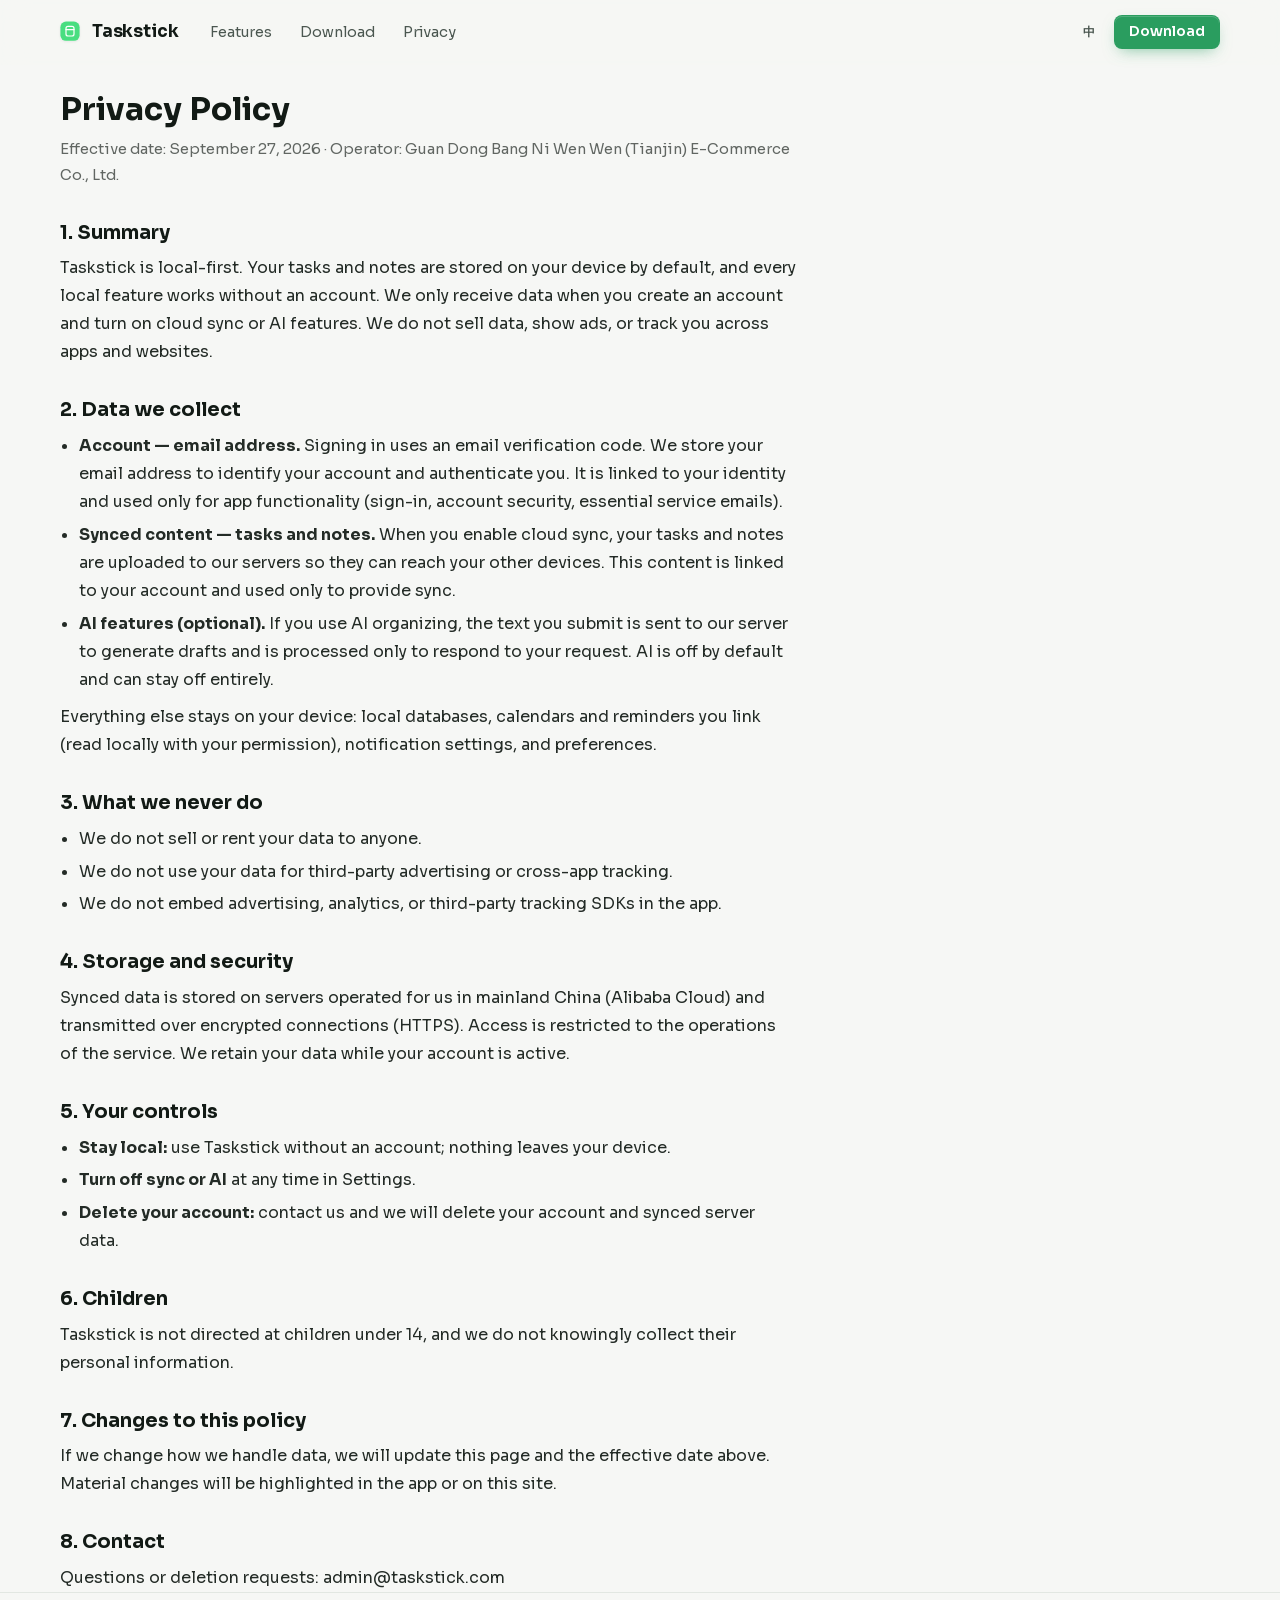
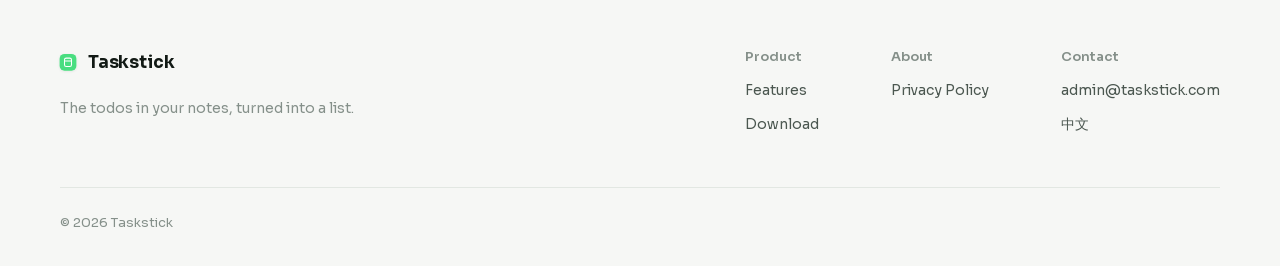
<file: privacy.html>
<!DOCTYPE html>
<html lang="en">
<head>
<meta charset="UTF-8" />
<meta name="viewport" content="width=device-width, initial-scale=1.0" />
<title>Privacy Policy — Taskstick</title>
<meta name="description" content="How Taskstick handles your data: local-first storage, optional cloud sync, what we collect (email, synced content), and what we never do (no ads, no tracking, no selling data)." />
<link rel="canonical" href="https://taskstick.com/privacy.html" />
<link rel="alternate" hreflang="en" href="https://taskstick.com/privacy.html" />
<link rel="alternate" hreflang="zh-CN" href="https://taskstick.com/zh/privacy.html" />
<meta name="theme-color" media="(prefers-color-scheme: dark)" content="#0b0e0c" />
<meta name="theme-color" media="(prefers-color-scheme: light)" content="#f6f7f5" />
<link rel="icon" type="image/svg+xml" href="assets/img/favicon.svg" />
<script>
(function(){var t;try{t=localStorage.getItem('taskstick-theme')}catch(e){}
if(t!=='dark'&&t!=='light')t=matchMedia('(prefers-color-scheme: dark)').matches?'dark':'light';
var d=document.documentElement;d.dataset.theme=t;if(location.protocol!=='file:')d.classList.add('js');})();
</script>
<link rel="stylesheet" href="assets/css/site.css" />
<style>
  .legal{max-width:46rem;}
  .legal h1{font-size:2rem;margin:1.5rem 0 .5rem;}
  .legal .legal-meta{opacity:.65;margin-bottom:2rem;font-size:.925rem;}
  .legal h2{font-size:1.2rem;margin:2rem 0 .6rem;}
  .legal p,.legal li{line-height:1.75;opacity:.92;}
  .legal ul{padding-left:1.2rem;margin:.6rem 0;}
  .legal li{margin:.3rem 0;}
</style>
</head>
<body>
<header class="nav">
  <div class="container nav-inner">
    <a class="brand" href="index.html" aria-label="Taskstick home">
      <img src="assets/img/taskstick-logo.svg" alt="" width="32" height="32" />
      <span>Taskstick</span>
    </a>
    <nav class="nav-links" aria-label="Primary">
      <a href="index.html#features">Features</a>
      <a href="download.html">Download</a>
      <a href="privacy.html" aria-current="page">Privacy</a>
    </nav>
    <div class="nav-actions">
      <a class="icon-btn" href="zh/privacy.html" lang="zh-CN" aria-label="切换到中文">中</a>
      <a class="btn btn-primary btn-sm" href="download.html">Download</a>
    </div>
  </div>
</header>

<main class="container">
  <article class="legal">
    <h1>Privacy Policy</h1>
    <p class="legal-meta">Effective date: September 27, 2026 · Operator: Guan Dong Bang Ni Wen Wen (Tianjin) E-Commerce Co., Ltd.</p>

    <h2>1. Summary</h2>
    <p>Taskstick is local-first. Your tasks and notes are stored on your device by default, and every local feature works without an account. We only receive data when you create an account and turn on cloud sync or AI features. We do not sell data, show ads, or track you across apps and websites.</p>

    <h2>2. Data we collect</h2>
    <ul>
      <li><b>Account — email address.</b> Signing in uses an email verification code. We store your email address to identify your account and authenticate you. It is linked to your identity and used only for app functionality (sign-in, account security, essential service emails).</li>
      <li><b>Synced content — tasks and notes.</b> When you enable cloud sync, your tasks and notes are uploaded to our servers so they can reach your other devices. This content is linked to your account and used only to provide sync.</li>
      <li><b>AI features (optional).</b> If you use AI organizing, the text you submit is sent to our server to generate drafts and is processed only to respond to your request. AI is off by default and can stay off entirely.</li>
    </ul>
    <p>Everything else stays on your device: local databases, calendars and reminders you link (read locally with your permission), notification settings, and preferences.</p>

    <h2>3. What we never do</h2>
    <ul>
      <li>We do not sell or rent your data to anyone.</li>
      <li>We do not use your data for third-party advertising or cross-app tracking.</li>
      <li>We do not embed advertising, analytics, or third-party tracking SDKs in the app.</li>
    </ul>

    <h2>4. Storage and security</h2>
    <p>Synced data is stored on servers operated for us in mainland China (Alibaba Cloud) and transmitted over encrypted connections (HTTPS). Access is restricted to the operations of the service. We retain your data while your account is active.</p>

    <h2>5. Your controls</h2>
    <ul>
      <li><b>Stay local:</b> use Taskstick without an account; nothing leaves your device.</li>
      <li><b>Turn off sync or AI</b> at any time in Settings.</li>
      <li><b>Delete your account:</b> contact us and we will delete your account and synced server data.</li>
    </ul>

    <h2>6. Children</h2>
    <p>Taskstick is not directed at children under 14, and we do not knowingly collect their personal information.</p>

    <h2>7. Changes to this policy</h2>
    <p>If we change how we handle data, we will update this page and the effective date above. Material changes will be highlighted in the app or on this site.</p>

    <h2>8. Contact</h2>
    <p>Questions or deletion requests: <a href="mailto:admin@taskstick.com">admin@taskstick.com</a></p>
  </article>
</main>

<footer class="footer">
  <div class="container footer-inner">
    <div class="footer-brand">
      <a class="brand" href="index.html"><img src="assets/img/taskstick-logo.svg" alt="" width="28" height="28" /><span>Taskstick</span></a>
      <p>The todos in your notes, turned into a list.</p>
    </div>
    <nav class="footer-cols" aria-label="Footer">
      <div>
        <h4>Product</h4>
        <a href="index.html#features">Features</a>
        <a href="download.html">Download</a>
      </div>
      <div>
        <h4>About</h4>
        <a href="privacy.html">Privacy Policy</a>
      </div>
      <div>
        <h4>Contact</h4>
        <a href="mailto:admin@taskstick.com">admin@taskstick.com</a>
        <a href="zh/privacy.html" lang="zh-CN">中文</a>
      </div>
    </nav>
  </div>
  <div class="container footer-bottom">
    <span>© 2026 Taskstick</span>
  </div>
</footer>
</body>
</html>
</file>
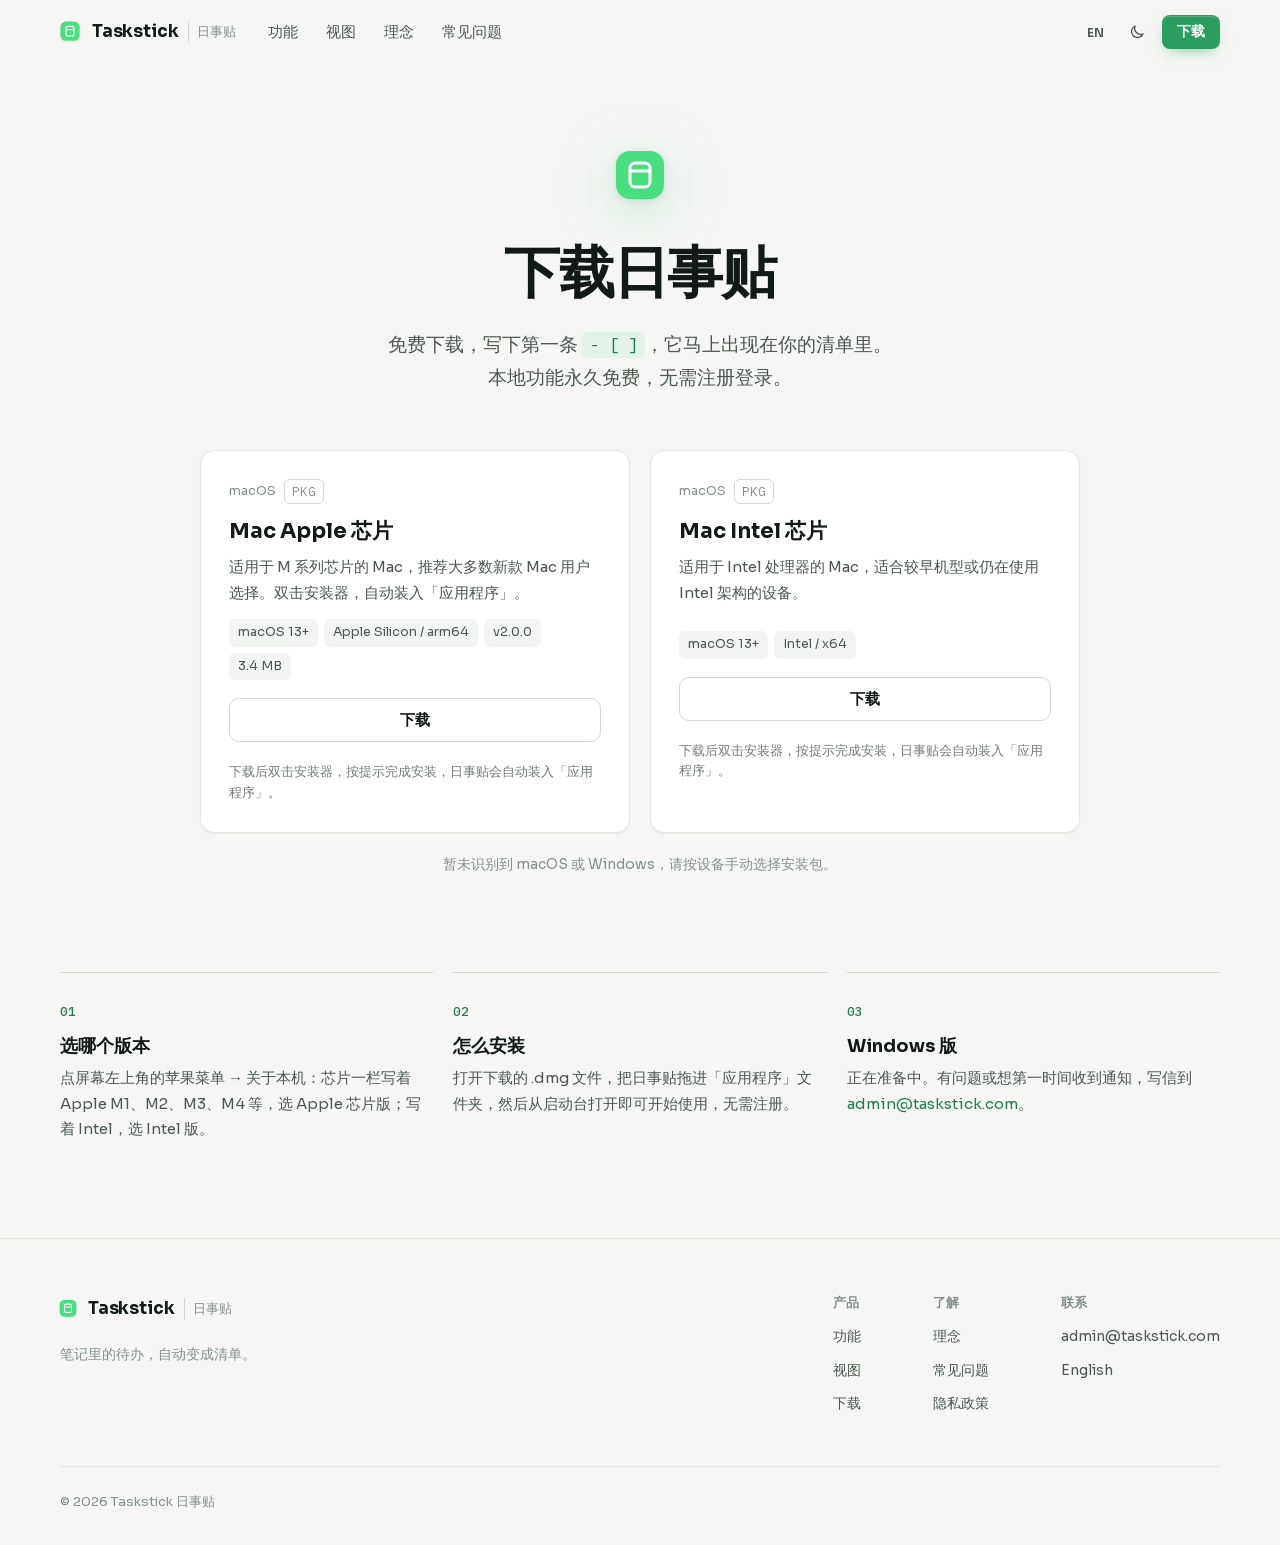
<file: zh/download.html>
<!DOCTYPE html>
<html lang="zh-CN">
<head>
<meta charset="UTF-8" />
<meta name="viewport" content="width=device-width, initial-scale=1.0" />
<title>下载 日事贴 Taskstick — macOS 版</title>
<meta name="description" content="下载日事贴 Taskstick：把笔记里的待办汇成清单。支持 macOS 13+，Apple 芯片与 Intel 均可用，本地功能永久免费。" />
<meta name="keywords" content="Taskstick,日事贴,下载,macOS,安装包,笔记待办,笔记任务管理" />
<meta name="author" content="Taskstick" />
<link rel="canonical" href="https://taskstick.com/zh/download.html" />
<link rel="alternate" hreflang="zh-CN" href="https://taskstick.com/zh/download.html" />
<link rel="alternate" hreflang="en" href="https://taskstick.com/download.html" />
<meta name="theme-color" media="(prefers-color-scheme: dark)" content="#0b0e0c" />
<meta name="theme-color" media="(prefers-color-scheme: light)" content="#f6f7f5" />
<link rel="icon" type="image/svg+xml" href="../assets/img/favicon.svg" />
<script>
(function(){var t;try{t=localStorage.getItem('taskstick-theme')}catch(e){}
if(t!=='dark'&&t!=='light')t=matchMedia('(prefers-color-scheme: dark)').matches?'dark':'light';
var d=document.documentElement;d.dataset.theme=t;if(location.protocol!=='file:')d.classList.add('js');})();
</script>
<link rel="stylesheet" href="../assets/css/site.css" />
<script type="module" src="../assets/js/site.js"></script>
<script type="module" src="../assets/js/download.js"></script>
</head>
<body>

<a class="skip" href="#main">跳到正文</a>

<header class="nav">
  <div class="container nav-inner">
    <a class="brand" href="index.html" aria-label="日事贴 首页">
      <img src="../assets/img/taskstick-logo.svg" alt="" width="32" height="32" />
      <span>Taskstick</span><span class="brand-cn">日事贴</span>
    </a>
    <nav class="nav-links" aria-label="主导航">
      <a href="index.html#features">功能</a>
      <a href="index.html#views">视图</a>
      <a href="index.html#principles">理念</a>
      <a href="index.html#faq">常见问题</a>
    </nav>
    <div class="nav-actions">
      <a class="icon-btn" href="../download.html" lang="en" aria-label="Switch to English">EN</a>
      <button class="icon-btn" id="theme-toggle" type="button" aria-label="切换明暗主题">
        <svg class="i-sun" viewBox="0 0 24 24" aria-hidden="true"><circle cx="12" cy="12" r="4"/><path d="M12 2v2M12 20v2M4.9 4.9l1.4 1.4M17.7 17.7l1.4 1.4M2 12h2M20 12h2M4.9 19.1l1.4-1.4M17.7 6.3l1.4-1.4"/></svg>
        <svg class="i-moon" viewBox="0 0 24 24" aria-hidden="true"><path d="M20 14.5A8 8 0 0 1 9.5 4a8 8 0 1 0 10.5 10.5z"/></svg>
      </button>
      <a class="btn btn-primary btn-sm" href="download.html" aria-current="page">下载</a>
    </div>
  </div>
</header>

<main id="main" class="dl-main">
  <section class="dl-hero container">
    <img class="reveal" src="../assets/img/taskstick-logo.svg" alt="" width="80" height="80" />
    <h1 class="reveal" style="--d:.06s">下载日事贴</h1>
    <p class="lede reveal" style="--d:.12s">免费下载，写下第一条 <code>- [ ]</code>，它马上出现在你的清单里。<br>本地功能永久免费，无需注册登录。</p>
  </section>

  <section class="container dl-board reveal" style="--d:.18s" aria-labelledby="dl-title">
    <h2 id="dl-title" class="visually-hidden">macOS 安装包</h2>
    <div class="dl-grid js-download-list"></div>
    <p class="dl-status" data-download-status role="status"></p>
  </section>

  <section class="container dl-help" aria-label="安装说明">
    <article class="reveal">
      <span class="p-num">01</span>
      <h3>选哪个版本</h3>
      <p>点屏幕左上角的苹果菜单 → 关于本机：芯片一栏写着 Apple M1、M2、M3、M4 等，选 Apple 芯片版；写着 Intel，选 Intel 版。</p>
    </article>
    <article class="reveal" style="--d:.06s">
      <span class="p-num">02</span>
      <h3>怎么安装</h3>
      <p>打开下载的 .dmg 文件，把日事贴拖进「应用程序」文件夹，然后从启动台打开即可开始使用，无需注册。</p>
    </article>
    <article class="reveal" style="--d:.12s">
      <span class="p-num">03</span>
      <h3>Windows 版</h3>
      <p>正在准备中。有问题或想第一时间收到通知，写信到 <a href="mailto:admin@taskstick.com">admin@taskstick.com</a>。</p>
    </article>
  </section>
</main>

<footer class="footer">
  <div class="container footer-inner">
    <div class="footer-brand">
      <a class="brand" href="index.html"><img src="../assets/img/taskstick-logo.svg" alt="" width="28" height="28" /><span>Taskstick</span><span class="brand-cn">日事贴</span></a>
      <p>笔记里的待办，自动变成清单。</p>
    </div>
    <nav class="footer-cols" aria-label="页脚">
      <div>
        <h4>产品</h4>
        <a href="index.html#features">功能</a>
        <a href="index.html#views">视图</a>
        <a href="download.html">下载</a>
      </div>
      <div>
        <h4>了解</h4>
        <a href="index.html#principles">理念</a>
        <a href="index.html#faq">常见问题</a>
        <a href="privacy.html">隐私政策</a>
      </div>
      <div>
        <h4>联系</h4>
        <a href="mailto:admin@taskstick.com">admin@taskstick.com</a>
        <a href="../download.html" lang="en">English</a>
      </div>
    </nav>
  </div>
  <div class="container footer-bottom">
    <span>© 2026 Taskstick 日事贴</span>
  </div>
</footer>

</body>
</html>
</file>
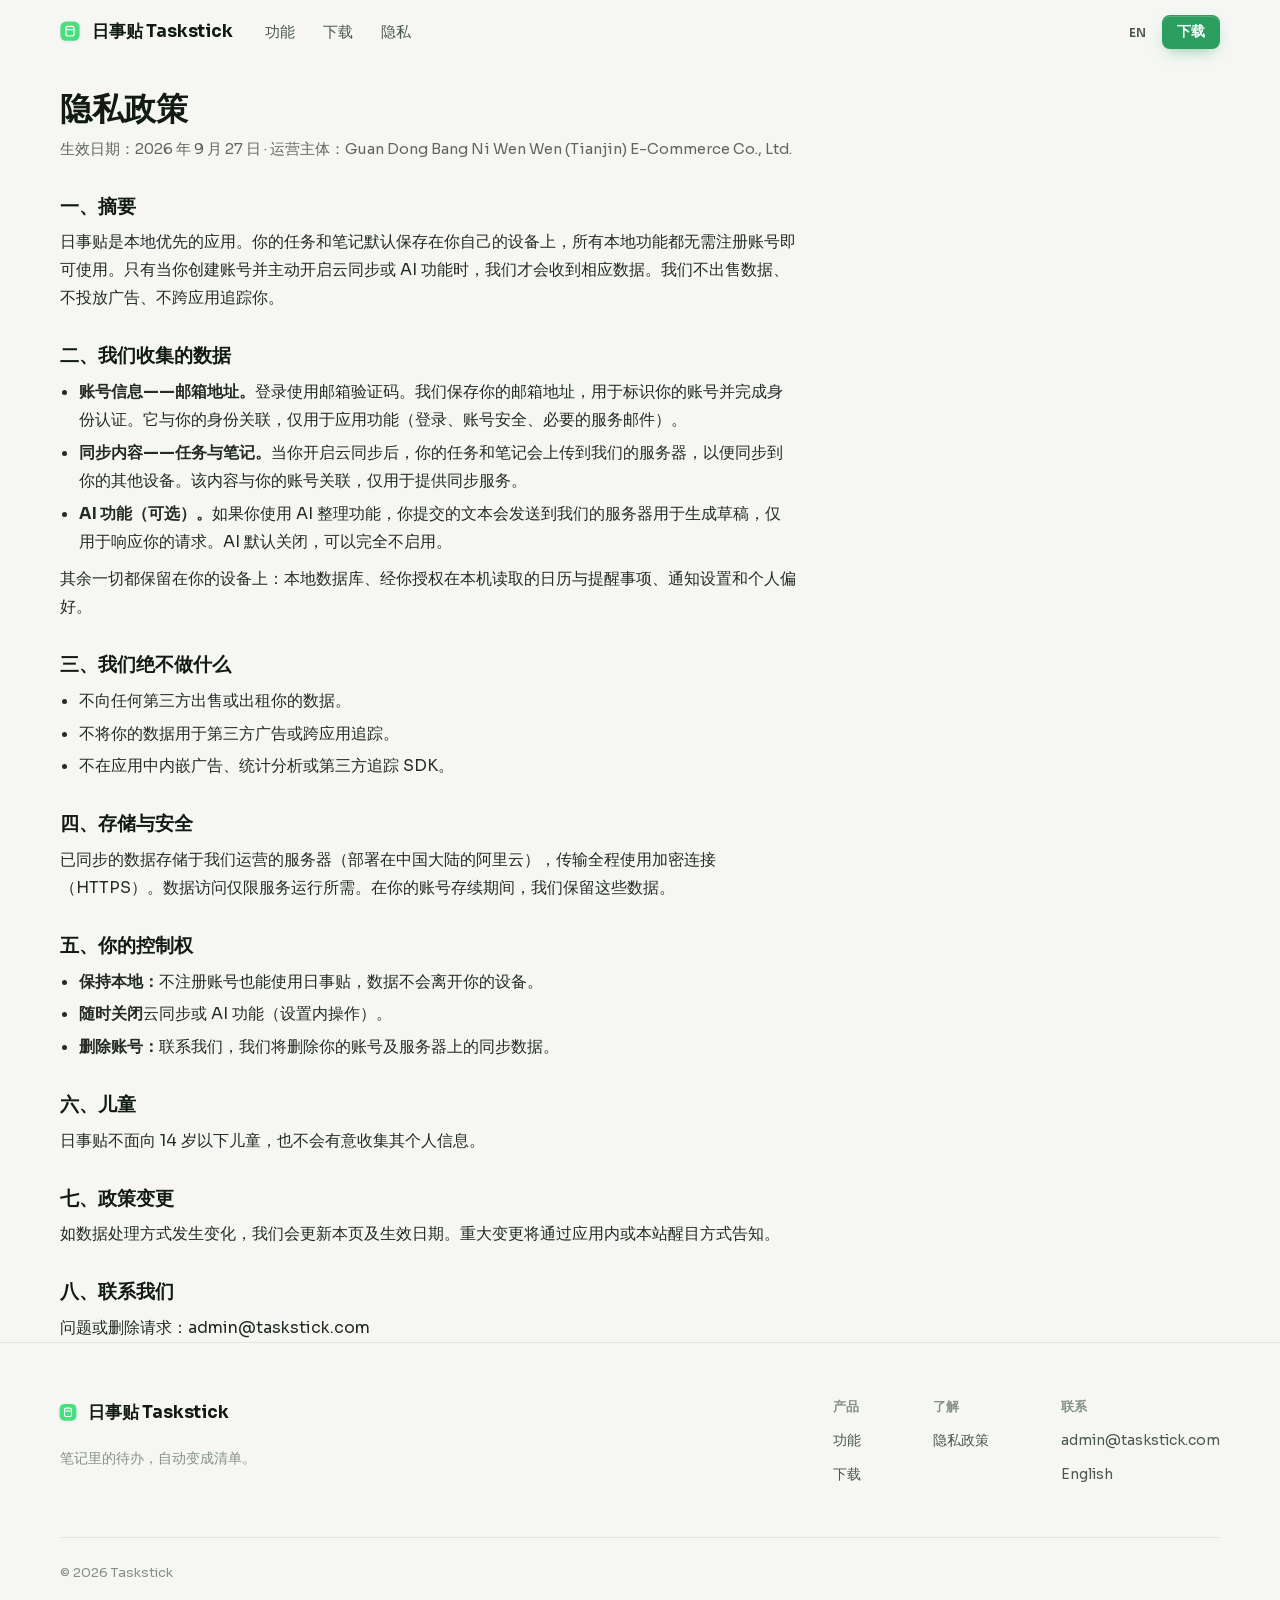
<file: zh/privacy.html>
<!DOCTYPE html>
<html lang="zh-CN">
<head>
<meta charset="UTF-8" />
<meta name="viewport" content="width=device-width, initial-scale=1.0" />
<title>隐私政策 — 日事贴 Taskstick</title>
<meta name="description" content="日事贴如何处理你的数据：本地优先存储、可选云同步、我们收集什么（邮箱、同步内容），以及我们绝不做什么（不做广告、不追踪、不出售数据）。" />
<link rel="canonical" href="https://taskstick.com/zh/privacy.html" />
<link rel="alternate" hreflang="en" href="https://taskstick.com/privacy.html" />
<link rel="alternate" hreflang="zh-CN" href="https://taskstick.com/zh/privacy.html" />
<meta name="theme-color" media="(prefers-color-scheme: dark)" content="#0b0e0c" />
<meta name="theme-color" media="(prefers-color-scheme: light)" content="#f6f7f5" />
<link rel="icon" type="image/svg+xml" href="../assets/img/favicon.svg" />
<script>
(function(){var t;try{t=localStorage.getItem('taskstick-theme')}catch(e){}
if(t!=='dark'&&t!=='light')t=matchMedia('(prefers-color-scheme: dark)').matches?'dark':'light';
var d=document.documentElement;d.dataset.theme=t;if(location.protocol!=='file:')d.classList.add('js');})();
</script>
<link rel="stylesheet" href="../assets/css/site.css" />
<style>
  .legal{max-width:46rem;}
  .legal h1{font-size:2rem;margin:1.5rem 0 .5rem;}
  .legal .legal-meta{opacity:.65;margin-bottom:2rem;font-size:.925rem;}
  .legal h2{font-size:1.2rem;margin:2rem 0 .6rem;}
  .legal p,.legal li{line-height:1.75;opacity:.92;}
  .legal ul{padding-left:1.2rem;margin:.6rem 0;}
  .legal li{margin:.3rem 0;}
</style>
</head>
<body>
<header class="nav">
  <div class="container nav-inner">
    <a class="brand" href="index.html" aria-label="日事贴首页">
      <img src="../assets/img/taskstick-logo.svg" alt="" width="32" height="32" />
      <span>日事贴 Taskstick</span>
    </a>
    <nav class="nav-links" aria-label="主导航">
      <a href="index.html#features">功能</a>
      <a href="download.html">下载</a>
      <a href="privacy.html" aria-current="page">隐私</a>
    </nav>
    <div class="nav-actions">
      <a class="icon-btn" href="../privacy.html" lang="en" aria-label="Switch to English">EN</a>
      <a class="btn btn-primary btn-sm" href="download.html">下载</a>
    </div>
  </div>
</header>

<main class="container">
  <article class="legal">
    <h1>隐私政策</h1>
    <p class="legal-meta">生效日期：2026 年 9 月 27 日 · 运营主体：Guan Dong Bang Ni Wen Wen (Tianjin) E-Commerce Co., Ltd.</p>

    <h2>一、摘要</h2>
    <p>日事贴是本地优先的应用。你的任务和笔记默认保存在你自己的设备上，所有本地功能都无需注册账号即可使用。只有当你创建账号并主动开启云同步或 AI 功能时，我们才会收到相应数据。我们不出售数据、不投放广告、不跨应用追踪你。</p>

    <h2>二、我们收集的数据</h2>
    <ul>
      <li><b>账号信息——邮箱地址。</b>登录使用邮箱验证码。我们保存你的邮箱地址，用于标识你的账号并完成身份认证。它与你的身份关联，仅用于应用功能（登录、账号安全、必要的服务邮件）。</li>
      <li><b>同步内容——任务与笔记。</b>当你开启云同步后，你的任务和笔记会上传到我们的服务器，以便同步到你的其他设备。该内容与你的账号关联，仅用于提供同步服务。</li>
      <li><b>AI 功能（可选）。</b>如果你使用 AI 整理功能，你提交的文本会发送到我们的服务器用于生成草稿，仅用于响应你的请求。AI 默认关闭，可以完全不启用。</li>
    </ul>
    <p>其余一切都保留在你的设备上：本地数据库、经你授权在本机读取的日历与提醒事项、通知设置和个人偏好。</p>

    <h2>三、我们绝不做什么</h2>
    <ul>
      <li>不向任何第三方出售或出租你的数据。</li>
      <li>不将你的数据用于第三方广告或跨应用追踪。</li>
      <li>不在应用中内嵌广告、统计分析或第三方追踪 SDK。</li>
    </ul>

    <h2>四、存储与安全</h2>
    <p>已同步的数据存储于我们运营的服务器（部署在中国大陆的阿里云），传输全程使用加密连接（HTTPS）。数据访问仅限服务运行所需。在你的账号存续期间，我们保留这些数据。</p>

    <h2>五、你的控制权</h2>
    <ul>
      <li><b>保持本地：</b>不注册账号也能使用日事贴，数据不会离开你的设备。</li>
      <li><b>随时关闭</b>云同步或 AI 功能（设置内操作）。</li>
      <li><b>删除账号：</b>联系我们，我们将删除你的账号及服务器上的同步数据。</li>
    </ul>

    <h2>六、儿童</h2>
    <p>日事贴不面向 14 岁以下儿童，也不会有意收集其个人信息。</p>

    <h2>七、政策变更</h2>
    <p>如数据处理方式发生变化，我们会更新本页及生效日期。重大变更将通过应用内或本站醒目方式告知。</p>

    <h2>八、联系我们</h2>
    <p>问题或删除请求：<a href="mailto:admin@taskstick.com">admin@taskstick.com</a></p>
  </article>
</main>

<footer class="footer">
  <div class="container footer-inner">
    <div class="footer-brand">
      <a class="brand" href="index.html"><img src="../assets/img/taskstick-logo.svg" alt="" width="28" height="28" /><span>日事贴 Taskstick</span></a>
      <p>笔记里的待办，自动变成清单。</p>
    </div>
    <nav class="footer-cols" aria-label="页脚">
      <div>
        <h4>产品</h4>
        <a href="index.html#features">功能</a>
        <a href="download.html">下载</a>
      </div>
      <div>
        <h4>了解</h4>
        <a href="privacy.html">隐私政策</a>
      </div>
      <div>
        <h4>联系</h4>
        <a href="mailto:admin@taskstick.com">admin@taskstick.com</a>
        <a href="../privacy.html" lang="en">English</a>
      </div>
    </nav>
  </div>
  <div class="container footer-bottom">
    <span>© 2026 Taskstick</span>
  </div>
</footer>
</body>
</html>
</file>
<file: assets/css/site.css>
/* ============================================================
   Taskstick 日事贴 官网 v2
   克制、以产品为主角：浅/深双主题，HTML 动效演示产品功能
   ============================================================ */

@font-face { font-family: 'Sora'; font-weight: 400; font-display: swap; src: url('../fonts/sora-400-latin.woff2') format('woff2'); unicode-range: U+0000-00FF, U+2000-206F; }
@font-face { font-family: 'Sora'; font-weight: 600; font-display: swap; src: url('../fonts/sora-600-latin.woff2') format('woff2'); unicode-range: U+0000-00FF, U+2000-206F; }
@font-face { font-family: 'Sora'; font-weight: 700; font-display: swap; src: url('../fonts/sora-700-latin.woff2') format('woff2'); unicode-range: U+0000-00FF, U+2000-206F; }
@font-face { font-family: 'IBM Plex Mono'; font-weight: 400; font-display: swap; src: url('../fonts/ibm-plex-mono-400-latin.woff2') format('woff2'); unicode-range: U+0000-00FF, U+2000-206F; }
@font-face { font-family: 'IBM Plex Mono'; font-weight: 500; font-display: swap; src: url('../fonts/ibm-plex-mono-500-latin.woff2') format('woff2'); unicode-range: U+0000-00FF, U+2000-206F; }

/* ---------- Tokens ---------- */
:root {
  color-scheme: light;
  --bg: #f6f7f5;
  --bg-alt: #eef1ed;
  --surface: #ffffff;
  --surface-2: #f3f5f2;
  --ink: #121a15;
  --ink-2: #4b5750;
  --ink-3: #85908a;
  --line: #e2e7e2;
  --line-2: #d2d9d3;
  --accent: #2a9d5f;
  --accent-hover: #238752;
  --accent-soft: #e3f3ea;
  --accent-text: #1f7d4b;
  --on-accent: #ffffff;
  --red: #e5484d;
  --orange: #f0a020;
  --blue: #3b82f6;
  --shadow-sm: 0 1px 2px rgba(16, 32, 22, .06);
  --shadow-win: 0 1px 0 rgba(255,255,255,.6) inset, 0 2px 4px rgba(16,32,22,.04), 0 24px 60px -12px rgba(16,32,22,.18);
  --radius: 14px;

  --font: 'Sora', -apple-system, BlinkMacSystemFont, 'PingFang SC', 'Hiragino Sans GB', 'Microsoft YaHei', 'Noto Sans SC', sans-serif;
  --mono: 'IBM Plex Mono', ui-monospace, 'SF Mono', Menlo, monospace;
  --ease: cubic-bezier(.2, .8, .2, 1);
}

html[data-theme="dark"] {
  color-scheme: dark;
  --bg: #0b0e0c;
  --bg-alt: #0f1411;
  --surface: #141a16;
  --surface-2: #1a211c;
  --ink: #eef3ef;
  --ink-2: #a8b3ac;
  --ink-3: #6f7b74;
  --line: #222a25;
  --line-2: #2e3831;
  --accent: #3fcf8e;
  --accent-hover: #5bdca0;
  --accent-soft: rgba(63, 207, 142, .12);
  --accent-text: #5bdca0;
  --on-accent: #06140c;
  --shadow-sm: 0 1px 2px rgba(0,0,0,.4);
  --shadow-win: 0 0 0 1px rgba(255,255,255,.03) inset, 0 30px 80px -20px rgba(0,0,0,.7);
}

/* ---------- Base ---------- */
*, *::before, *::after { box-sizing: border-box; }
html { scroll-behavior: smooth; scroll-padding-top: 80px; -webkit-text-size-adjust: 100%; }
body {
  margin: 0;
  background: var(--bg);
  color: var(--ink);
  font: 16px/1.7 var(--font);
  -webkit-font-smoothing: antialiased;
  text-rendering: optimizeLegibility;
}
img { max-width: 100%; height: auto; display: block; }
a { color: inherit; text-decoration: none; }
h1, h2, h3, h4 { margin: 0; line-height: 1.25; font-weight: 700; }
p { margin: 0; }
code {
  font-family: var(--mono);
  font-size: .88em;
  padding: .12em .4em;
  border-radius: 6px;
  background: var(--accent-soft);
  color: var(--accent-text);
  white-space: nowrap;
}
svg { fill: none; stroke: currentColor; stroke-width: 1.8; stroke-linecap: round; stroke-linejoin: round; }
:focus-visible { outline: 2px solid var(--accent); outline-offset: 3px; border-radius: 6px; }
::selection { background: var(--accent-soft); color: var(--ink); }

.container { width: min(1160px, 100% - 48px); margin-inline: auto; }
.skip { position: absolute; left: -999px; top: 8px; z-index: 100; background: var(--surface); padding: 8px 14px; border-radius: 8px; }
.skip:focus { left: 16px; }

/* ---------- Buttons ---------- */
.btn {
  display: inline-flex; align-items: center; justify-content: center; gap: 8px;
  height: 44px; padding: 0 20px;
  border-radius: 10px; border: 1px solid transparent;
  font-size: 15px; font-weight: 600; white-space: nowrap;
  transition: background .2s, border-color .2s, transform .2s var(--ease), box-shadow .2s;
}
.btn:active { transform: translateY(1px); }
.btn-sm { height: 34px; padding: 0 14px; font-size: 14px; border-radius: 8px; }
.btn-lg { height: 50px; padding: 0 24px; font-size: 16px; border-radius: 12px; }
.btn-primary { background: var(--accent); color: var(--on-accent); box-shadow: 0 1px 0 rgba(255,255,255,.18) inset, 0 6px 16px -6px color-mix(in srgb, var(--accent) 60%, transparent); }
.btn-primary:hover { background: var(--accent-hover); }
.btn-ghost { background: var(--surface); border-color: var(--line-2); color: var(--ink); }
.btn-ghost:hover { border-color: var(--ink-3); }
.btn .apple { width: 18px; height: 18px; fill: currentColor; stroke: none; margin-top: -2px; }

/* ---------- Nav ---------- */
.nav {
  position: sticky; top: 0; z-index: 50;
  background: color-mix(in srgb, var(--bg) 82%, transparent);
  backdrop-filter: saturate(1.6) blur(14px);
  -webkit-backdrop-filter: saturate(1.6) blur(14px);
  border-bottom: 1px solid transparent;
  transition: border-color .3s;
}
.nav.is-scrolled { border-bottom-color: var(--line); }
.nav-inner { display: flex; align-items: center; height: 64px; gap: 32px; }
.brand { display: inline-flex; align-items: center; gap: 8px; font-weight: 700; font-size: 17px; letter-spacing: -.01em; }
.brand img { width: 32px; height: 32px; margin: -4px -2px -4px -6px; }
.brand-cn { font-size: 13px; font-weight: 500; color: var(--ink-3); padding-left: 8px; border-left: 1px solid var(--line-2); margin-left: 2px; }
.nav-links { display: flex; gap: 28px; font-size: 14.5px; color: var(--ink-2); }
.nav-links a { transition: color .2s; }
.nav-links a:hover { color: var(--ink); }
.nav-actions { margin-left: auto; display: flex; align-items: center; gap: 8px; }
.icon-btn {
  display: inline-grid; place-items: center;
  width: 34px; height: 34px; border-radius: 8px;
  border: 0; background: transparent; color: var(--ink-2);
  font: 600 12px var(--font); cursor: pointer;
  transition: background .2s, color .2s;
}
.icon-btn:hover { background: var(--surface-2); color: var(--ink); }
.icon-btn svg { width: 18px; height: 18px; }
html[data-theme="dark"] .i-moon, html:not([data-theme="dark"]) .i-sun { display: none; }

/* ---------- Typography blocks ---------- */
.eyebrow { font-size: 14px; font-weight: 600; color: var(--accent-text); margin-bottom: 14px; }
.section { padding: 120px 0; }
.section-alt { background: var(--bg-alt); border-block: 1px solid var(--line); }
.section-head { text-align: center; max-width: 720px; margin: 0 auto 64px; }
.section-head h2 { font-size: clamp(30px, 3.8vw, 44px); letter-spacing: -.02em; }
.sec-desc { margin-top: 16px; font-size: 17px; color: var(--ink-2); }
.sec-desc a { color: var(--accent-text); border-bottom: 1px solid currentColor; }
.section-head-left { text-align: left; margin: 0; }

/* ---------- Hero ---------- */
.hero { position: relative; padding: 88px 0 72px; overflow: hidden; }
.hero::before {
  content: ''; position: absolute; inset: -20% -10% auto; height: 820px; z-index: -1;
  background:
    radial-gradient(40% 50% at 50% 38%, color-mix(in srgb, var(--accent) 16%, transparent), transparent 70%),
    radial-gradient(28% 36% at 78% 58%, color-mix(in srgb, var(--blue) 7%, transparent), transparent 70%);
  pointer-events: none;
}
.hero-copy { text-align: center; max-width: 820px; }
.hero h1 { font-size: clamp(40px, 6.2vw, 72px); letter-spacing: -.03em; line-height: 1.12; }
html[lang="en"] .hero-copy { max-width: 960px; }
html[lang="en"] .hero h1 { font-size: clamp(36px, 5.4vw, 64px); text-wrap: balance; }
.lede { margin: 24px auto 0; max-width: 640px; font-size: clamp(17px, 1.6vw, 19px); color: var(--ink-2); }
.cta-row { display: flex; gap: 12px; justify-content: center; flex-wrap: wrap; margin-top: 36px; }
.hero-meta { margin-top: 18px; font-size: 13.5px; color: var(--ink-3); }
.hero-stage { margin-top: 64px; max-width: 1040px; }

.trust {
  display: flex; flex-wrap: wrap; justify-content: center; gap: 12px 36px;
  margin-top: 48px; font-size: 14px; color: var(--ink-2);
}
.trust span { display: inline-flex; align-items: center; gap: 8px; }
.trust svg { width: 18px; height: 18px; color: var(--accent-text); }

/* ---------- App window (shared by demos) ----------
   演示窗口内使用 App 自身的设计令牌（Taskstick/apps/desktop/src/styles.css），
   字体、色值、圆角、动效时长与缓动与 App 一致；窗口外仍是官网令牌。 */
.app-window {
  --font: -apple-system, BlinkMacSystemFont, "SF Pro Text", "SF Pro Display", "PingFang SC", "Helvetica Neue", "Microsoft YaHei", sans-serif;
  --accent: #2E9E62;
  --accent-soft: rgba(46, 158, 98, .12);
  --accent-text: #2E9E62;
  --on-accent: #ffffff;
  --ink: #1D1D1F;
  --ink-2: #6E6E73;
  --ink-3: #AEAEB2;
  --line: rgba(0, 0, 0, .07);
  --line-2: rgba(0, 0, 0, .12);
  --fill-4: rgba(120, 120, 128, .12);
  --surface: #ffffff;
  --surface-2: #F4F4F6;
  --card: #ffffff;
  --red: #FF453A;
  --orange: #FF9F0A;
  --blue: #0A84FF;
  --gray: #8E8E93;
  --dur-fast: 120ms;
  --dur-base: 200ms;
  --dur-slow: 320ms;
  --ease-out: cubic-bezier(.16, 1, .3, 1);
  --ease-spring: cubic-bezier(.34, 1.4, .44, 1);
  position: relative;
  font-family: var(--font);
  color: var(--ink);
  background: var(--surface);
  border: 1px solid var(--line-2);
  border-radius: var(--radius);
  box-shadow: var(--shadow-win);
  overflow: hidden;
}
html[data-theme="dark"] .app-window {
  --accent: #3FCF8E;
  --accent-soft: rgba(63, 207, 142, .18);
  --accent-text: #3FCF8E;
  --on-accent: #0B2418;
  --ink: #F5F5F7;
  --ink-2: #98989D;
  --ink-3: #636366;
  --line: rgba(255, 255, 255, .09);
  --line-2: rgba(255, 255, 255, .14);
  --fill-4: rgba(120, 120, 128, .2);
  --surface: #242426;
  --surface-2: #1E1E20;
  --card: #2E2E31;
}
.win-bar {
  display: flex; align-items: center; height: 40px; padding: 0 14px;
  border-bottom: .5px solid var(--line);
  background: var(--surface);
  position: relative;
}
.lights { display: flex; gap: 8px; }
.lights i { width: 12px; height: 12px; border-radius: 50%; background: #ff5f57; }
.lights i:nth-child(2) { background: #febc2e; }
.lights i:nth-child(3) { background: #28c840; }
.win-title { position: absolute; left: 50%; transform: translateX(-50%); font-size: 13px; font-weight: 600; color: var(--ink-3); }

/* 复选框：对齐 App .check（19px 圆、1.5px 清单色描边、勾选 checkPop 120ms 弹性） */
.check {
  flex: none; width: 19px; height: 19px; border-radius: 50%;
  border: 1.5px solid var(--c, var(--ink-3));
  display: inline-grid; place-items: center;
  transition: background var(--dur-base) var(--ease-out), border-color var(--dur-base) var(--ease-out), transform var(--dur-fast) var(--ease-out);
}
.check::after {
  content: ''; width: 10px; height: 10px; opacity: 0; transform: scale(.6);
  background: var(--on-accent);
  -webkit-mask: url("data:image/svg+xml,%3Csvg xmlns='http://www.w3.org/2000/svg' viewBox='0 0 10 10' fill='none' stroke='%23000' stroke-width='1.8' stroke-linecap='round' stroke-linejoin='round'%3E%3Cpath d='M2 5.2l2 2L8 3'/%3E%3C/svg%3E") center / contain no-repeat;
          mask: url("data:image/svg+xml,%3Csvg xmlns='http://www.w3.org/2000/svg' viewBox='0 0 10 10' fill='none' stroke='%23000' stroke-width='1.8' stroke-linecap='round' stroke-linejoin='round'%3E%3Cpath d='M2 5.2l2 2L8 3'/%3E%3C/svg%3E") center / contain no-repeat;
}
.check.c-orange { --c: var(--orange); }
.check.c-blue { --c: var(--blue); }
.check.c-red { --c: var(--red); }
.is-done .check { background: var(--accent); border-color: var(--accent); }
.is-done .check::after { animation: checkPop var(--dur-fast) var(--ease-spring) forwards; }
@keyframes checkPop { from { opacity: 0; transform: scale(.6); } to { opacity: 1; transform: scale(1); } }
@keyframes popIn { from { opacity: 0; transform: translateY(4px); } to { opacity: 1; transform: none; } }

/* 标题删除线：对齐 App .task-title::after（从左向右 scaleX，200ms） */
.strike { position: relative; }
.strike::after {
  content: ''; position: absolute; left: 0; right: 0; top: .68em; height: 1px;
  background: var(--ink-3); transform: scaleX(0); transform-origin: left;
  transition: transform var(--dur-base) var(--ease-out);
}
.is-done .strike::after { transform: scaleX(1); }

/* 标签胶囊 / 来源圆点 / 日期：对齐 App .tagchip / .src-badge / .meta-date */
.tag { font-size: 11px; font-weight: 500; padding: 1px 7px; border-radius: 9px; background: var(--accent-soft); color: var(--accent); white-space: nowrap; line-height: 1.45; }
.sd { flex: none; width: 7px; height: 7px; border-radius: 50%; background: var(--accent); }
.late { color: var(--red); font-weight: 600; }

/* ---------- Demo: note ⇄ list sync ---------- */
.sync-body {
  display: grid; grid-template-columns: 1fr 72px 1fr;
  min-height: 380px;
}
.pane { padding: 18px 22px 24px; min-width: 0; }
.pane-note { background: var(--surface); }
.pane-list { background: var(--surface); }
.pane-head {
  display: flex; align-items: center; gap: 8px;
  font-size: 13.5px; font-weight: 600; color: var(--ink);
  padding-bottom: 14px; margin-bottom: 14px; border-bottom: .5px solid var(--line);
}
.pane-head svg { width: 16px; height: 16px; color: var(--ink-3); }
.pane-sub { margin-left: auto; font-size: 12px; font-weight: 500; color: var(--ink-3); }
.pane-count { font-size: 12px; color: var(--ink-3); font-weight: 500; }

/* 笔记渲染态：对齐 App 阅读态（复选框、日期高亮、标签胶囊、双链下划线） */
.md { font-size: 13.5px; line-height: 1.6; }
.md-line { position: relative; padding: 5px 8px; margin: 0 -8px; border-radius: 6px; min-height: 32px; white-space: nowrap; overflow: hidden; text-overflow: ellipsis; transition: background var(--dur-slow) var(--ease-out); }
.md-h { font-weight: 600; font-size: 15px; }
.md-p { color: var(--ink-2); }
.noteref { color: var(--accent-text); font-weight: 500; border-bottom: 1px solid color-mix(in srgb, var(--accent) 35%, transparent); padding: 0 1px; }
.md-task { padding-left: 30px; color: var(--accent-text); transition: background var(--dur-slow) var(--ease-out), color var(--dur-base) var(--ease-out); }
.md-task .nt { position: relative; }
.md-task::before {
  content: ''; position: absolute; left: 9px; top: 50%; width: 13px; height: 13px; margin-top: -7px; box-sizing: border-box;
  border: 1.5px solid var(--accent); border-radius: 4px; transition: background var(--dur-base) var(--ease-out), border-color var(--dur-base) var(--ease-out);
}
.md-task::after {
  content: ''; position: absolute; left: 13.5px; top: 50%; width: 4px; height: 7px; margin-top: -6px;
  border: solid var(--on-accent); border-width: 0 1.7px 1.7px 0; transform: rotate(45deg) scale(.6); opacity: 0; transition: opacity var(--dur-fast) var(--ease-out), transform var(--dur-fast) var(--ease-spring);
}
.md-new:not(.has-box) { padding-left: 8px; }
.md-new:not(.has-box)::before { display: none; }
.md-new.is-raw .md-typed { font-family: var(--mono); color: var(--ink-3); }
.md-date { background: color-mix(in srgb, var(--accent) 16%, transparent); border-radius: 4px; padding: 0 2px; }
.md-tag { display: inline-block; padding: 0 6px; border-radius: 999px; background: var(--accent-soft); color: var(--accent-text); font-weight: 500; font-size: 12.5px; line-height: 1.55; }
.md-task.is-done { color: var(--ink-3); }
.md-task.is-done::before { background: var(--ink-3); border-color: var(--ink-3); }
.md-task.is-done::after { opacity: 1; transform: rotate(45deg); }
.md-task.is-done .md-date, .md-task.is-done .md-tag { background: var(--fill-4); color: var(--ink-3); }
.md-line.flash { background: var(--accent-soft); }
.md-refs { display: flex; align-items: center; gap: 8px; overflow: hidden; margin-top: 12px; padding-top: 12px; border-top: 1px solid var(--line); font-size: 11.5px; color: var(--ink-3); white-space: nowrap; }
.md-refs svg { width: 12px; height: 12px; }
.md-refs .refchip { padding: 1px 8px; border-radius: 8px; background: var(--fill-4); color: var(--ink-2); font-weight: 500; overflow: hidden; text-overflow: ellipsis; }
.caret { display: none; width: 2px; height: 1.1em; background: var(--accent); vertical-align: -3px; margin-left: 1px; animation: blink 1s steps(1) infinite; }
.md-new.is-typing .caret { display: inline-block; }
@keyframes blink { 50% { opacity: 0; } }

.bridge { position: relative; display: grid; place-items: center; background: var(--surface); }
.bridge-line { position: absolute; top: 20%; bottom: 20%; width: 1px; background: repeating-linear-gradient(to bottom, var(--line-2) 0 4px, transparent 4px 8px); }
.bridge::before, .bridge::after { content: ''; position: absolute; top: 0; bottom: 0; width: .5px; background: var(--line); }
.bridge::before { left: 0; } .bridge::after { right: 0; }
.bridge-chip {
  position: absolute; left: 50%; transform: translate(-50%, -50%) scale(.8);
  font-size: 11.5px; font-weight: 600; white-space: nowrap;
  padding: 3px 9px; border-radius: 999px;
  background: var(--accent); color: var(--on-accent);
  opacity: 0; transition: opacity var(--dur-base) var(--ease-out), transform var(--dur-slow) var(--ease-spring);
}
.bridge-extract { top: 62%; }
.bridge-write { top: 42%; }
.demo-sync.s-extract .bridge-extract { opacity: 1; transform: translate(-50%, -50%) scale(1); }
.demo-sync.s-write .bridge-write { opacity: 1; transform: translate(-50%, -50%) scale(1); }

/* 清单行：对齐 App .task（扁平行、6px 圆角、meta 11.5px） */
.tlist { list-style: none; margin: 0 -10px; padding: 0; display: grid; gap: 2px; }
.tlist li {
  display: flex; gap: 10px; align-items: flex-start;
  padding: 6px 10px; border-radius: 6px;
  transition: background var(--dur-slow) var(--ease-out);
}
.tlist li > div { min-width: 0; }
.tlist b { display: inline-block; max-width: 100%; font-size: 14px; font-weight: 400; line-height: 1.35; transition: color var(--dur-base) var(--ease-out); }
.tlist small { display: flex; align-items: center; gap: 8px; margin-top: 3px; font-size: 11.5px; color: var(--ink-2); white-space: nowrap; }
.tlist em { font-style: normal; }
.tlist li.is-done b { color: var(--ink-3); }
.tlist li.is-new { visibility: hidden; }
.tlist li.is-new.is-in { visibility: visible; animation: popIn var(--dur-base) var(--ease-out); background: var(--accent-soft); }
.tlist li.is-new.is-in.settled { background: transparent; }

.pointer {
  position: absolute; left: 0; top: 0; width: 22px; height: 22px; z-index: 5;
  fill: var(--ink); stroke: var(--surface); stroke-width: 1.4;
  filter: drop-shadow(0 2px 3px rgba(0,0,0,.25));
  opacity: 0; transform: translate(var(--px, 70%), var(--py, 90%));
  transition: transform .9s var(--ease-out), opacity var(--dur-base);
  pointer-events: none;
}
.pointer.is-on { opacity: 1; }
.pointer.is-click { animation: click .3s; }
@keyframes click { 50% { scale: .8; } }

.toast {
  position: absolute; left: 50%; bottom: 18px; z-index: 4;
  display: inline-flex; align-items: center; gap: 6px;
  padding: 8px 14px; border-radius: 999px;
  background: var(--ink); color: var(--bg);
  font-size: 13px; font-weight: 600;
  box-shadow: 0 10px 30px -8px rgba(0,0,0,.35);
  opacity: 0; transform: translate(-50%, 4px);
  transition: opacity var(--dur-base) var(--ease-out), transform var(--dur-base) var(--ease-out);
}
.toast svg { width: 16px; height: 16px; color: var(--accent); stroke-width: 2.4; }
.demo-sync.s-toast .toast { opacity: 1; transform: translate(-50%, 0); }
.demo-sync.s-reset .sync-body { opacity: 0; }
.sync-body { transition: opacity var(--dur-slow) var(--ease-out); }

/* ---------- Feature rows ---------- */
.feature {
  display: grid; grid-template-columns: 5fr 7fr; gap: 72px; align-items: center;
}
.feature + .feature { margin-top: 140px; }
.feature-rev .feature-copy { order: 2; }
.kicker { display: inline-block; font-size: 13px; font-weight: 600; color: var(--accent-text); background: var(--accent-soft); padding: 4px 10px; border-radius: 999px; margin-bottom: 18px; }
.feature h3 { font-size: clamp(26px, 2.8vw, 34px); letter-spacing: -.02em; margin-bottom: 16px; }
.feature-copy > p { color: var(--ink-2); font-size: 16.5px; }
.feature-copy strong { color: var(--ink); font-weight: 600; }
.ticks { list-style: none; padding: 0; margin: 28px 0 0; display: grid; gap: 12px; }
.ticks li { position: relative; padding-left: 30px; color: var(--ink); font-size: 15.5px; }
.ticks li::before {
  content: ''; position: absolute; left: 0; top: .28em; width: 18px; height: 18px; border-radius: 50%;
  background: var(--accent-soft) url("data:image/svg+xml,%3Csvg xmlns='http://www.w3.org/2000/svg' viewBox='0 0 24 24' fill='none' stroke='%232a9d5f' stroke-width='3' stroke-linecap='round' stroke-linejoin='round'%3E%3Cpath d='M6 12.5l4 4 8-9'/%3E%3C/svg%3E") center / 12px no-repeat;
}
.feature-media { margin: 0; }
.shot {
  border-radius: var(--radius); overflow: hidden;
  border: 1px solid var(--line-2);
  box-shadow: var(--shadow-win);
  background: #fff;
}
.shot img { width: 100%; }

/* ---------- Demo: AI ----------
   对齐 App 的 AI 视图：用户消息为强调色气泡（.agent-message.user），
   思考中为 .agent-typing 三点，结果为整理草稿卡（.agent-draft-card）。 */
.ai-body { padding: 18px; display: flex; flex-direction: column; gap: 12px; min-height: 430px; background: var(--surface-2); }
.msg-user {
  align-self: flex-end; max-width: 82%;
  padding: 9px 11px; border-radius: 10px;
  background: var(--accent); color: var(--on-accent);
  font-size: 13.5px; line-height: 1.55;
  visibility: hidden;
}
.msg-label { display: block; font-size: 11px; font-weight: 600; opacity: .72; margin-bottom: 2px; }
.msg-ai {
  align-self: flex-start; display: flex; align-items: center; gap: 8px;
  padding: 9px 11px; border-radius: 10px;
  background: var(--card); box-shadow: 0 0 0 .5px var(--line);
  font-size: 13.5px; color: var(--ink-2);
  visibility: hidden;
}
.spark { width: 20px; height: 20px; border-radius: 6px; display: grid; place-items: center; background: var(--accent-soft); color: var(--accent); }
.spark svg { width: 12px; height: 12px; fill: currentColor; stroke: none; }
.thinking { display: inline-flex; align-items: center; }
.thinking i { width: 4px; height: 4px; margin-left: 3px; border-radius: 999px; background: currentColor; opacity: .35; animation: agentTypingPulse 1s var(--ease-out) infinite; }
.thinking i:first-of-type { margin-left: 7px; }
.thinking i:nth-of-type(2) { animation-delay: .12s; }
.thinking i:nth-of-type(3) { animation-delay: .24s; }
@keyframes agentTypingPulse { 0%, 80%, 100% { opacity: .28; transform: translateY(0); } 35% { opacity: .9; transform: translateY(-2px); } }
.found { display: none; color: var(--ink); }

.ai-draft {
  align-self: stretch; display: grid; gap: 9px; padding: 12px; border-radius: 12px;
  background: var(--card); box-shadow: 0 0 0 .5px var(--line);
  visibility: hidden;
}
.ai-draft-title { font-size: 14px; font-weight: 700; }
.ai-draft-summary { font-size: 13px; line-height: 1.55; color: var(--ink-2); }
.ai-cards { display: grid; gap: 6px; }
.ai-card {
  min-height: 30px; display: grid; grid-template-columns: 18px minmax(0, 1fr) auto auto; align-items: center; gap: 8px;
  padding: 6px 8px; border-radius: 8px; background: var(--fill-4); font-size: 13px;
}
.ai-card b { font-weight: 400; min-width: 0; overflow: hidden; text-overflow: ellipsis; white-space: nowrap; }
.ai-card em { font-style: normal; font-size: 11px; color: var(--accent); white-space: nowrap; }
.ai-card small { font-size: 11px; color: var(--ink-3); white-space: nowrap; }
/* 草稿里的原生小复选框（App 用 input + accent-color） */
.mini-box { width: 14px; height: 14px; border-radius: 4px; background: var(--accent); display: grid; place-items: center; }
.mini-box::after { content: ''; width: 4px; height: 7px; margin-top: -2px; border: solid var(--on-accent); border-width: 0 1.6px 1.6px 0; transform: rotate(45deg); }
.mini-box.off { background: transparent; box-shadow: inset 0 0 0 1px var(--line-2); }
.mini-box.off::after { display: none; }
.ai-actions { display: flex; align-items: center; gap: 12px; }
.ai-toggle { display: flex; align-items: center; gap: 6px; font-size: 12px; color: var(--ink-2); }
.fake-btn {
  display: inline-flex; align-items: center; height: 30px; padding: 0 12px; border-radius: 8px;
  background: var(--accent); color: var(--on-accent); font-size: 12.5px; font-weight: 600;
  transition: transform var(--dur-fast) var(--ease-out), opacity var(--dur-base) var(--ease-out);
}
.ai-done { display: none; align-items: center; gap: 6px; font-size: 12.5px; font-weight: 600; color: var(--accent); }
.ai-done svg { width: 14px; height: 14px; stroke-width: 2.4; }

.demo-ai.s1 .msg-user { visibility: visible; animation: popIn var(--dur-base) var(--ease-out); }
.demo-ai.s2 .msg-ai { visibility: visible; animation: popIn var(--dur-base) var(--ease-out); }
.demo-ai.s3 .thinking { display: none; }
.demo-ai.s3 .found { display: inline; }
.demo-ai.s3 .ai-draft { visibility: visible; animation: popIn var(--dur-base) var(--ease-out); }
.demo-ai.s-press .fake-btn { transform: scale(.98); }
.demo-ai.s4 .fake-btn { opacity: .6; }
.demo-ai.s4 .fake-btn .t-save { display: none; }
.demo-ai:not(.s4) .fake-btn .t-saved { display: none; }
.demo-ai.s4 .ai-done { display: inline-flex; animation: popIn var(--dur-base) var(--ease-out); }
.ai-body { transition: opacity var(--dur-slow) var(--ease-out); }
.demo-ai.s-reset .ai-body { opacity: 0; }

/* ---------- Segmented tabs ----------
   对齐 App .seg：灰色轨道 + 白色滑块（阴影），滑块 200ms 弹性位移 */
.seg {
  --seg-track: rgba(120, 120, 128, .12);
  --seg-thumb: #ffffff;
  position: relative; display: inline-flex; padding: 3px; gap: 0;
  background: var(--seg-track); border-radius: 10px;
}
html[data-theme="dark"] .seg { --seg-track: rgba(120, 120, 128, .2); --seg-thumb: #5A5A5E; }
.seg button {
  position: relative; z-index: 1; border: 0; background: transparent; cursor: pointer;
  height: 34px; padding: 0 22px; border-radius: 8px;
  font: 500 14.5px var(--font); color: var(--ink-2);
  transition: color .2s;
}
.seg button:hover { color: var(--ink); }
.seg button[aria-selected="true"] { color: var(--ink); }
.seg button:active { transform: scale(.98); }
.seg-ind {
  position: absolute; top: 3px; bottom: 3px; left: 0; width: 0;
  border-radius: 8px; background: var(--seg-thumb);
  box-shadow: 0 1px 3px rgba(0,0,0,.12), 0 0 0 .5px rgba(0,0,0,.04);
  transition: transform .2s cubic-bezier(.34, 1.4, .44, 1), width .2s cubic-bezier(.34, 1.4, .44, 1);
}
.seg-sm button { height: 30px; padding: 0 16px; font-size: 13.5px; }
.views, .tour { display: grid; justify-items: center; gap: 28px; }

/* ---------- Demo: views ----------
   三个视图对齐 App：清单（TaskRow + 分组标题）、月历（.mcell / .ev-chip）、四象限（.quadrant-cell）。
   切换为 200ms 交叉淡入（App 视图切换规范）。 */
.views-window { width: 100%; max-width: 980px; }
.views-stage { position: relative; height: 560px; background: var(--surface); }
.view { position: absolute; inset: 0; padding: 18px 28px; opacity: 0; visibility: hidden; transition: opacity var(--dur-base) var(--ease-out), visibility 0s linear var(--dur-base); }
.view[hidden] { display: block; }
.view.is-active { opacity: 1; visibility: visible; transition: opacity var(--dur-base) var(--ease-out); }
.view-cal[hidden] { display: flex; }
.view-quad[hidden] { display: grid; }

/* 清单 */
.view-list { overflow: hidden; -webkit-mask: linear-gradient(to bottom, #000 82%, transparent); mask: linear-gradient(to bottom, #000 82%, transparent); }
.group-h { display: flex; align-items: baseline; gap: 8px; margin: 22px 0 6px; }
.group-h:first-child { margin-top: 4px; }
.group-h h4 { font-size: 20px; font-weight: 700; letter-spacing: -.01em; }
.group-h span { font-size: 13px; color: var(--ink-3); }
.task { display: flex; gap: 10px; align-items: flex-start; padding: 6px 10px; margin: 0 -10px; border-radius: 6px; }
.task > div { min-width: 0; }
.task b { display: block; font-size: 14px; font-weight: 400; line-height: 1.35; }
.task-meta { display: flex; align-items: center; gap: 8px; margin-top: 3px; font-size: 11.5px; color: var(--ink-2); white-space: nowrap; overflow: hidden; }
.task-meta .ex { color: var(--ink-3); font-size: 11px; overflow: hidden; text-overflow: ellipsis; }

/* 月历 */
.view-cal { display: flex; flex-direction: column; padding-top: 14px; }
.cal-head { display: flex; align-items: center; gap: 14px; margin-bottom: 10px; }
.cal-head b { font-size: 17px; font-weight: 700; }
.cal-nav { display: inline-flex; align-items: center; gap: 10px; font-size: 12px; font-weight: 500; color: var(--ink-2); }
.cal-nav i { font-style: normal; color: var(--ink-3); }
.mini-seg { margin-left: auto; display: inline-flex; padding: 2px; border-radius: 8px; background: var(--fill-4); font-size: 12px; font-weight: 500; }
.mini-seg i { font-style: normal; padding: 2px 12px; border-radius: 6px; color: var(--ink-2); }
.mini-seg i.on { background: var(--surface); color: var(--ink); box-shadow: 0 1px 3px rgba(0,0,0,.12), 0 0 0 .5px rgba(0,0,0,.04); }
html[data-theme="dark"] .mini-seg i.on { background: #5A5A5E; }
.month-dow { display: grid; grid-template-columns: repeat(7, 1fr); padding: 0 6px 4px; }
.month-dow span { font-size: 11px; font-weight: 600; color: var(--ink-3); text-align: right; }
.month-grid { flex: 1; display: grid; grid-template-columns: repeat(7, minmax(0, 1fr)); grid-template-rows: repeat(5, minmax(0, 1fr)); min-height: 0; border-top: .5px solid var(--line); border-left: .5px solid var(--line); }
.mcell { position: relative; min-width: 0; display: flex; flex-direction: column; gap: 3px; padding: 5px 6px; border-right: .5px solid var(--line); border-bottom: .5px solid var(--line); overflow: hidden; }
.mcell.dim { background: rgba(120, 120, 128, .05); }
.mcell.dim .dnum { color: var(--ink-3); }
.mcell.today { background: color-mix(in srgb, var(--accent) 9%, transparent); }
.dnum { align-self: flex-end; min-width: 21px; height: 21px; padding: 0 4px; border-radius: 11px; display: grid; place-items: center; font-size: 12px; font-weight: 600; color: var(--ink-2); }
.mcell.today .dnum { background: var(--red); color: #fff; }
.ev-chip {
  --c: var(--accent);
  flex: none; display: flex; align-items: center; gap: 5px; height: 18px; padding: 0 5px; border-radius: 4px;
  border-left: 3px solid var(--c); background: color-mix(in srgb, var(--c) 12%, transparent);
  font-size: 11px; color: var(--ink); white-space: nowrap; overflow: hidden;
}
.ev-chip .cb { flex: none; width: 11px; height: 11px; border-radius: 50%; border: 1.5px solid var(--c); }
.ev-chip span { overflow: hidden; text-overflow: ellipsis; }
.mcell-more-hint { flex: none; align-self: flex-start; white-space: nowrap; padding: 0 6px; border-radius: 999px; background: var(--fill-4); font-size: 10.5px; font-weight: 600; color: var(--ink-3); line-height: 16px; }

/* 四象限 */
.view-quad { display: grid; grid-template-columns: 1fr 1fr; grid-template-rows: 1fr 1fr; gap: 12px; background: var(--surface-2); }
.quadrant-cell { --qc: var(--red); min-width: 0; background: var(--card); border-radius: 10px; box-shadow: 0 0 0 .5px var(--line); overflow: hidden; }
.quadrant-cell.q2 { --qc: var(--blue); }
.quadrant-cell.q3 { --qc: var(--orange); }
.quadrant-cell.q4 { --qc: var(--gray); }
.quadrant-head { display: flex; align-items: center; gap: 8px; padding: 10px 14px 8px; border-bottom: .5px solid var(--line); }
.quadrant-head i { width: 8px; height: 8px; border-radius: 50%; background: var(--qc); }
.quadrant-head h4 { font-size: 14px; font-weight: 700; }
.quadrant-head small { font-size: 11px; color: var(--ink-3); }
.quadrant-head em { margin-left: auto; font-style: normal; font-size: 11.5px; color: var(--ink-3); }
.quadrant-list { padding: 4px 6px; }
.quadrant-cell .task { margin: 0; padding: 5px 8px; }
.quadrant-cell .task b { font-size: 13px; }
.quadrant-cell .task-meta { gap: 5px; font-size: 10.5px; margin-top: 2px; }
.quadrant-cell .tag { font-size: 10.5px; }

/* ---------- Tour ---------- */
.tour-stage { position: relative; width: 100%; max-width: 1040px; aspect-ratio: 1280 / 800; background: #fff; }
.tour-stage img { position: absolute; inset: 0; width: 100%; height: 100%; object-fit: contain; object-position: top center; opacity: 0; transition: opacity .2s cubic-bezier(.16, 1, .3, 1); }
.tour-stage img.is-active { opacity: 1; }

/* ---------- Cards ---------- */
.grid-6 { display: grid; grid-template-columns: repeat(3, 1fr); gap: 20px; }
.card {
  background: var(--surface); border: 1px solid var(--line); border-radius: var(--radius);
  padding: 28px; transition: border-color .25s, transform .3s var(--ease), box-shadow .3s;
}
.card:hover { border-color: var(--line-2); transform: translateY(-2px); box-shadow: 0 12px 30px -16px rgba(16,32,22,.2); }
.card-ic { display: inline-grid; place-items: center; width: 42px; height: 42px; border-radius: 11px; background: var(--accent-soft); color: var(--accent-text); margin-bottom: 18px; }
.card-ic svg { width: 21px; height: 21px; }
.card h3 { font-size: 18px; margin-bottom: 8px; }
.card p { font-size: 15px; color: var(--ink-2); }
.badge { display: inline-block; margin-left: 6px; font-size: 11.5px; font-weight: 600; padding: 0 7px; border-radius: 6px; border: 1px solid var(--line-2); color: var(--ink-3); vertical-align: 1px; }

/* ---------- Principles ---------- */
.manifesto { margin: 0 auto 72px; max-width: 900px; text-align: center; }
.manifesto p { font-size: clamp(26px, 3.4vw, 40px); font-weight: 700; line-height: 1.45; letter-spacing: -.02em; }
.manifesto span { color: var(--accent-text); }
.grid-3 { display: grid; grid-template-columns: repeat(3, 1fr); gap: 20px; }
.principle { padding: 28px 4px 0; border-top: 2px solid var(--ink); }
.p-num { font-family: var(--mono); font-size: 13px; color: var(--accent-text); font-weight: 500; }
.principle h3 { font-size: 20px; margin: 10px 0 10px; }
.principle p { color: var(--ink-2); font-size: 15.5px; }

/* ---------- FAQ ---------- */
.faq-wrap { display: grid; grid-template-columns: 4fr 7fr; gap: 72px; align-items: start; }
.faq details { border-bottom: 1px solid var(--line-2); }
.faq details:first-child { border-top: 1px solid var(--line-2); }
.faq summary {
  list-style: none; cursor: pointer; position: relative;
  padding: 22px 40px 22px 0; font-size: 17px; font-weight: 600;
}
.faq summary::-webkit-details-marker { display: none; }
.faq summary::after {
  content: ''; position: absolute; right: 6px; top: 50%; width: 10px; height: 10px; margin-top: -7px;
  border-right: 2px solid var(--ink-3); border-bottom: 2px solid var(--ink-3);
  transform: rotate(45deg); transition: transform .3s var(--ease);
}
.faq details[open] summary::after { transform: rotate(225deg); margin-top: -2px; }
.faq details p { padding: 0 40px 22px 0; color: var(--ink-2); font-size: 15.5px; }

/* ---------- Final CTA ---------- */
.cta-final { padding-top: 40px; }
.cta-box {
  text-align: center; padding: 72px 24px;
  border-radius: 24px; border: 1px solid var(--line);
  background:
    radial-gradient(60% 80% at 50% 0%, color-mix(in srgb, var(--accent) 14%, transparent), transparent 70%),
    var(--surface);
}
.cta-box img { margin: 0 auto 20px; width: 72px; height: 72px; }
.cta-box h2 { font-size: clamp(30px, 4vw, 46px); letter-spacing: -.02em; }
.cta-box > p:not(.hero-meta) { margin-top: 16px; color: var(--ink-2); font-size: 17px; }

/* ---------- Footer ---------- */
.footer { border-top: 1px solid var(--line); padding: 56px 0 32px; font-size: 14px; }
.footer-inner { display: flex; justify-content: space-between; gap: 48px; flex-wrap: wrap; }
.footer-brand p { margin-top: 12px; color: var(--ink-3); }
.footer-brand .brand img { width: 28px; height: 28px; }
.footer-cols { display: flex; gap: 72px; }
.footer-cols h4 { font-size: 13px; color: var(--ink-3); font-weight: 600; margin-bottom: 14px; }
.footer-cols a { display: block; color: var(--ink-2); margin-bottom: 10px; transition: color .2s; }
.footer-cols a:hover { color: var(--ink); }
.footer-bottom { margin-top: 40px; padding-top: 24px; border-top: 1px solid var(--line); color: var(--ink-3); font-size: 13px; }

/* ---------- Reveal ---------- */
html.js .reveal { opacity: 0; transform: translateY(18px); transition: opacity .8s var(--ease) var(--d, 0s), transform .8s var(--ease) var(--d, 0s); }
html.js .reveal.in { opacity: 1; transform: none; }

/* ---------- Responsive ---------- */
/* ---------- 下载页 ---------- */
.visually-hidden { position: absolute; width: 1px; height: 1px; overflow: hidden; clip: rect(0 0 0 0); white-space: nowrap; }
.dl-main { padding: 72px 0 96px; }
.dl-hero { text-align: center; }
.dl-hero img { margin: 0 auto 24px; filter: drop-shadow(0 12px 28px rgba(42,157,95,.28)); }
.dl-hero h1 { font-size: clamp(36px, 5vw, 56px); letter-spacing: -.03em; line-height: 1.15; }
.dl-board { margin-top: 56px; max-width: 880px; }
.dl-grid { display: grid; grid-template-columns: 1fr 1fr; gap: 20px; }
.download-card {
  position: relative; display: flex; flex-direction: column; gap: 10px;
  padding: 28px; border-radius: var(--radius); background: var(--surface);
  border: 1px solid var(--line); box-shadow: var(--shadow-sm);
  transition: border-color .3s, box-shadow .3s;
}
.download-card.is-recommended { border-color: var(--accent); box-shadow: 0 0 0 3px var(--accent-soft), var(--shadow-sm); }
.download-card-head { display: flex; gap: 8px; align-items: center; font-size: 12.5px; color: var(--ink-3); }
.download-badge { font-family: var(--mono); padding: 1px 7px; border: 1px solid var(--line-2); border-radius: 6px; }
.download-recommend-badge {
  position: absolute; top: 24px; right: 24px; font-size: 12px; font-weight: 600;
  padding: 3px 10px; border-radius: 999px; background: var(--accent-soft); color: var(--accent-text);
}
.download-card h3 { font-size: 21px; margin-top: 4px; }
.download-card p { color: var(--ink-2); font-size: 15px; flex: 1; }
.download-facts { list-style: none; padding: 0; margin: 4px 0 8px; display: flex; flex-wrap: wrap; gap: 6px; }
.download-facts li { font-size: 12.5px; color: var(--ink-2); background: var(--surface-2); border-radius: 6px; padding: 3px 9px; }
.download-link { justify-content: center; width: 100%; }
.dl-status { min-height: 1.6em; margin-top: 20px; text-align: center; font-size: 14px; color: var(--ink-3); transition: color .3s; }
.dl-status.is-active { color: var(--ink-2); }
.dl-help { margin-top: 96px; display: grid; grid-template-columns: repeat(3, 1fr); gap: 20px; }
.dl-help article { padding-top: 24px; border-top: 1px solid var(--line-2); }
.dl-help h3 { font-size: 18px; margin: 10px 0 8px; }
.dl-help p { color: var(--ink-2); font-size: 15px; }
.dl-help a { color: var(--accent-text); }

@media (max-width: 960px) {
  .nav-links { display: none; }
  .feature, .faq-wrap { grid-template-columns: 1fr; gap: 40px; }
  .feature-rev .feature-copy { order: 0; }
  .feature + .feature { margin-top: 96px; }
  .grid-6 { grid-template-columns: 1fr 1fr; }
  .section { padding: 88px 0; }
}
@media (max-width: 720px) {
  .container { width: min(100% - 32px, 1160px); }
  .hero { padding-top: 56px; }
  .brand-cn { display: none; }
  .sync-body { grid-template-columns: 1fr; }
  .bridge { height: 44px; }
  .bridge-line { top: 8px; bottom: 8px; }
  .bridge-chip { top: 50% !important; }
  .bridge::before, .bridge::after { display: none; }
  .pointer { display: none; }
  .grid-6, .grid-3 { grid-template-columns: 1fr; }
  .views-stage { height: 520px; }
  .view { padding: 14px 16px; }
  .cal-nav, .mini-seg { display: none; }
  .mcell { padding: 3px; }
  .ev-chip { padding: 0 3px; font-size: 10px; }
  .ev-chip .cb { display: none; }
  .mcell-more-hint { display: none; }
  .view-quad { grid-template-columns: 1fr; grid-template-rows: repeat(4, auto); gap: 10px; overflow: hidden; -webkit-mask: linear-gradient(to bottom, #000 85%, transparent); mask: linear-gradient(to bottom, #000 85%, transparent); }
  .quadrant-cell .task:nth-child(n+3) { display: none; }
  .footer-cols { gap: 40px; flex-wrap: wrap; }
  .dl-grid, .dl-help { grid-template-columns: 1fr; }
  .dl-help { margin-top: 64px; }
  .seg button { padding: 0 16px; }
}

@media (prefers-reduced-motion: reduce) {
  html { scroll-behavior: auto; }
  *, *::before, *::after { transition-duration: .01ms !important; animation-duration: .01ms !important; animation-iteration-count: 1 !important; }
  html.js .reveal { opacity: 1; transform: none; }
}
</file>
